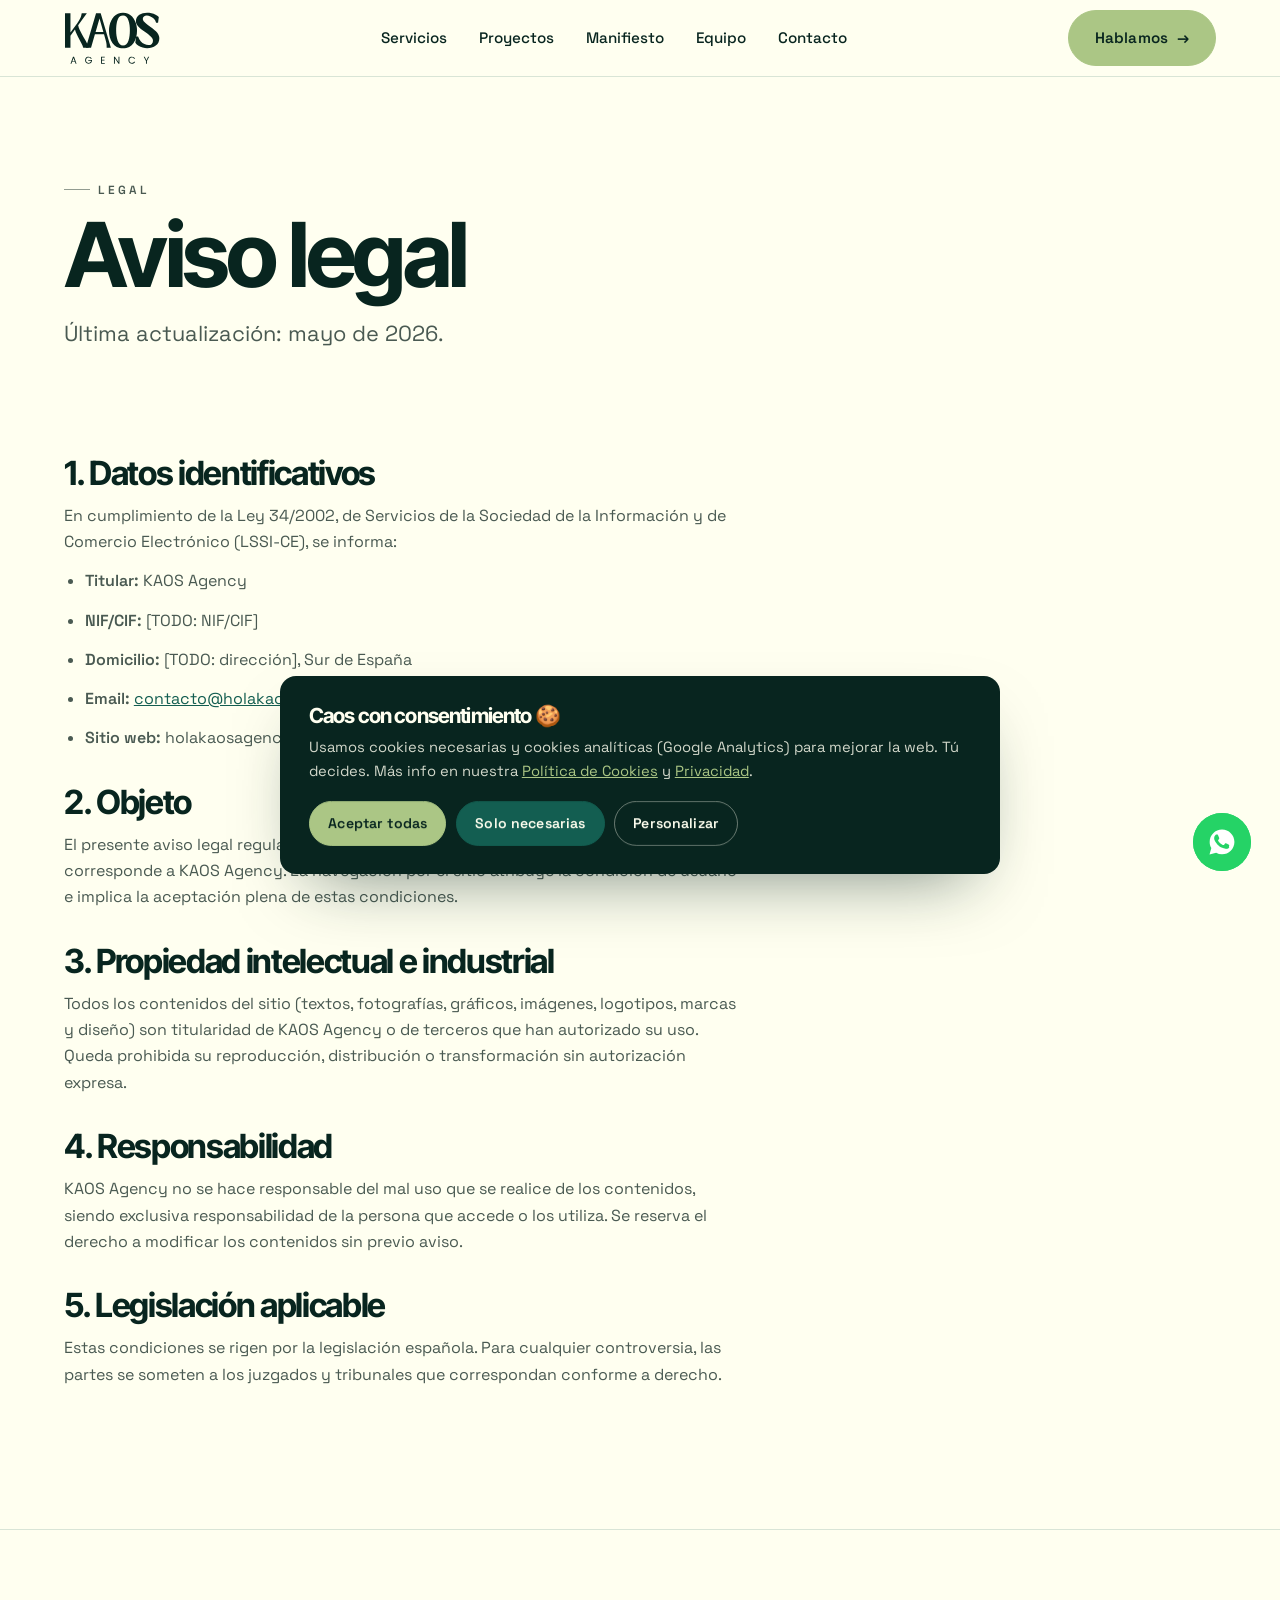
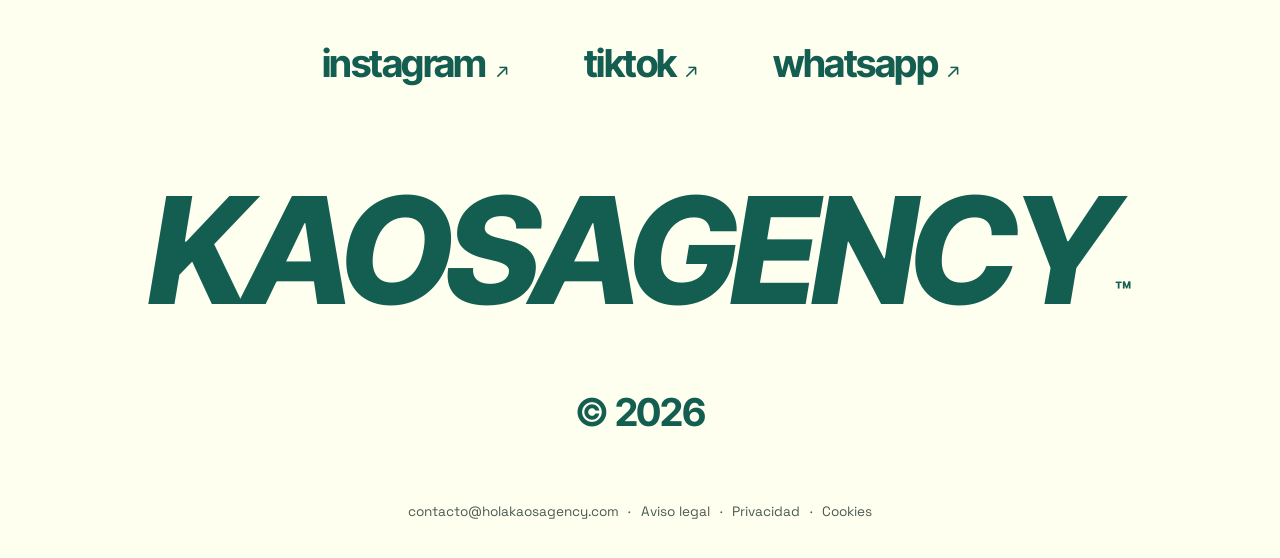
<file: kaos-web/aviso-legal.html>
<!DOCTYPE html>
<html lang="es">
<head>
<meta charset="UTF-8">
<meta name="viewport" content="width=device-width, initial-scale=1.0">
<title>Aviso legal | KAOS Agency</title>
<meta name="description" content="Aviso legal de KAOS Agency: titular, propiedad intelectual y condiciones de uso del sitio web conforme a la LSSI-CE.">
<meta name="robots" content="index, follow">
<link rel="canonical" href="https://holakaosagency.com/aviso-legal.html">
<meta name="theme-color" content="#135E51">
<link rel="icon" type="image/svg+xml" href="favicon.svg">
<link rel="apple-touch-icon" href="favicon.svg">
<link rel="preconnect" href="https://fonts.googleapis.com">
<link rel="preconnect" href="https://fonts.gstatic.com" crossorigin>
<link href="https://fonts.googleapis.com/css2?family=Inter+Tight:ital,wght@0,300..800;1,400..800&family=Space+Grotesk:wght@400;500;600;700&display=swap" rel="stylesheet">
<link rel="stylesheet" href="css/variables.css?v=20261012">
<link rel="stylesheet" href="css/main.css?v=20261012">
<link rel="stylesheet" href="css/components.css?v=20261012">
</head>
<body class="is-ready">
<div class="scroll-progress" data-progress></div>
<header class="nav nav--inner" data-nav>
  <div class="nav__inner">
    <a class="nav__logo" href="index.html" aria-label="KAOS Agency — Inicio">
      <svg class="logo" aria-hidden="true" focusable="false" xmlns="http://www.w3.org/2000/svg" viewBox="530 341 280 152">
<g fill="currentColor">
<path transform="translate(528.16 445.20)" d="M 20.671875 0 L 4.734375 0 L 4.734375 -100.28125 L 20.671875 -100.28125 L 20.671875 -44.09375 L 40.578125 -71.6875 C 44.160156 -76.601562 46.796875 -80.816406 48.484375 -84.328125 C 50.171875 -87.847656 51.34375 -90.890625 52 -93.453125 C 52.664062 -96.023438 53.179688 -98.300781 53.546875 -100.28125 L 68.5 -100.28125 L 43.109375 -65.53125 C 43.910156 -61.5 45.351562 -57.226562 47.4375 -52.71875 C 49.53125 -48.207031 51.894531 -43.585938 54.53125 -38.859375 C 57.175781 -34.140625 59.832031 -29.453125 62.5 -24.796875 C 65.175781 -20.140625 67.539062 -15.703125 69.59375 -11.484375 C 71.644531 -7.273438 73.078125 -3.445312 73.890625 0 L 57.953125 0 C 56.992188 -3.300781 55.414062 -7.148438 53.21875 -11.546875 C 51.019531 -15.941406 48.617188 -20.539062 46.015625 -25.34375 C 43.410156 -30.144531 40.988281 -34.925781 38.75 -39.6875 C 36.519531 -44.457031 34.890625 -48.894531 33.859375 -53 L 20.671875 -34.859375 Z M 20.671875 0"/>
<path transform="translate(590.72 445.20)" d="M 46.296875 -100.28125 L 75.984375 0 L 63.65625 0 L 63.65625 -4.390625 C 63.65625 -7.984375 63.328125 -11.351562 62.671875 -14.5 C 62.015625 -17.65625 61.28125 -20.628906 60.46875 -23.421875 L 55.96875 -39.03125 L 29.46875 -39.03125 L 18.140625 0 L 3.078125 0 L 32.765625 -100.28125 Z M 42.875 -85 L 31.453125 -45.84375 L 54.09375 -45.84375 Z M 42.875 -85"/>
<path transform="translate(657.35 445.20)" d="M 44.75 1.65625 C 37.789062 1.65625 31.742188 0.28125 26.609375 -2.46875 C 21.472656 -5.21875 17.21875 -8.992188 13.84375 -13.796875 C 10.476562 -18.597656 7.96875 -24.128906 6.3125 -30.390625 C 4.664062 -36.660156 3.84375 -43.28125 3.84375 -50.25 C 3.84375 -55.082031 4.375 -59.953125 5.4375 -64.859375 C 6.5 -69.773438 8.09375 -74.453125 10.21875 -78.890625 C 12.351562 -83.328125 15.050781 -87.285156 18.3125 -90.765625 C 21.570312 -94.242188 25.398438 -96.988281 29.796875 -99 C 34.191406 -101.019531 39.175781 -102.03125 44.75 -102.03125 C 50.320312 -102.03125 55.304688 -101.019531 59.703125 -99 C 64.097656 -96.988281 67.925781 -94.242188 71.1875 -90.765625 C 74.457031 -87.285156 77.15625 -83.328125 79.28125 -78.890625 C 81.40625 -74.453125 83 -69.773438 84.0625 -64.859375 C 85.125 -59.953125 85.65625 -55.082031 85.65625 -50.25 C 85.65625 -43.28125 84.828125 -36.660156 83.171875 -30.390625 C 81.523438 -24.128906 79.015625 -18.597656 75.640625 -13.796875 C 72.273438 -8.992188 68.023438 -5.21875 62.890625 -2.46875 C 57.765625 0.28125 51.71875 1.65625 44.75 1.65625 Z M 44.75 -6.375 C 48.632812 -6.375 51.878906 -7.65625 54.484375 -10.21875 C 57.085938 -12.789062 59.140625 -16.21875 60.640625 -20.5 C 62.140625 -24.789062 63.203125 -29.519531 63.828125 -34.6875 C 64.453125 -39.851562 64.765625 -45.039062 64.765625 -50.25 C 64.765625 -55.226562 64.453125 -60.285156 63.828125 -65.421875 C 63.203125 -70.554688 62.140625 -75.300781 60.640625 -79.65625 C 59.140625 -84.019531 57.085938 -87.519531 54.484375 -90.15625 C 51.878906 -92.800781 48.632812 -94.125 44.75 -94.125 C 41.375 -94.125 38.515625 -93.257812 36.171875 -91.53125 C 33.828125 -89.8125 31.898438 -87.445312 30.390625 -84.4375 C 28.890625 -81.4375 27.738281 -78.046875 26.9375 -74.265625 C 26.132812 -70.492188 25.566406 -66.535156 25.234375 -62.390625 C 24.898438 -58.253906 24.734375 -54.207031 24.734375 -50.25 C 24.734375 -45.039062 25.097656 -39.851562 25.828125 -34.6875 C 26.566406 -29.519531 27.722656 -24.789062 29.296875 -20.5 C 30.878906 -16.21875 32.929688 -12.789062 35.453125 -10.21875 C 37.984375 -7.65625 41.082031 -6.375 44.75 -6.375 Z M 44.75 -6.375"/>
<path transform="translate(734.20 445.20)" d="M 38.375 1.421875 C 34.050781 1.421875 29.6875 0.835938 25.28125 -0.328125 C 20.882812 -1.503906 16.835938 -3.28125 13.140625 -5.65625 C 9.441406 -8.039062 6.34375 -10.992188 3.84375 -14.515625 L 6.046875 -32.65625 L 11.875 -32.65625 C 13.632812 -27.445312 16.160156 -22.972656 19.453125 -19.234375 C 22.753906 -15.503906 26.398438 -12.628906 30.390625 -10.609375 C 34.390625 -8.597656 38.222656 -7.59375 41.890625 -7.59375 C 46.210938 -7.59375 49.53125 -8.742188 51.84375 -11.046875 C 54.15625 -13.359375 55.3125 -16.347656 55.3125 -20.015625 C 55.3125 -22.796875 54.410156 -25.488281 52.609375 -28.09375 C 50.816406 -30.695312 48.4375 -33.257812 45.46875 -35.78125 C 42.5 -38.3125 39.253906 -40.820312 35.734375 -43.3125 C 32.210938 -45.8125 28.675781 -48.359375 25.125 -50.953125 C 21.570312 -53.554688 18.3125 -56.234375 15.34375 -58.984375 C 12.375 -61.734375 9.988281 -64.609375 8.1875 -67.609375 C 6.394531 -70.617188 5.5 -73.8125 5.5 -77.1875 C 5.5 -81.4375 6.394531 -85.117188 8.1875 -88.234375 C 9.988281 -91.347656 12.410156 -93.910156 15.453125 -95.921875 C 18.492188 -97.941406 21.957031 -99.445312 25.84375 -100.4375 C 29.726562 -101.425781 33.796875 -101.921875 38.046875 -101.921875 C 42.367188 -101.921875 46.65625 -101.460938 50.90625 -100.546875 C 55.15625 -99.628906 59.148438 -98.273438 62.890625 -96.484375 C 66.628906 -94.691406 69.78125 -92.507812 72.34375 -89.9375 L 70.15625 -72.90625 L 64.4375 -72.90625 C 63.257812 -77.300781 61.148438 -81.054688 58.109375 -84.171875 C 55.066406 -87.285156 51.675781 -89.648438 47.9375 -91.265625 C 44.195312 -92.878906 40.644531 -93.6875 37.28125 -93.6875 C 33.976562 -93.6875 31.207031 -92.859375 28.96875 -91.203125 C 26.738281 -89.554688 25.625 -87.007812 25.625 -83.5625 C 25.625 -81.507812 26.484375 -79.398438 28.203125 -77.234375 C 29.921875 -75.078125 32.191406 -72.878906 35.015625 -70.640625 C 37.835938 -68.410156 40.9375 -66.082031 44.3125 -63.65625 C 47.6875 -61.238281 51.078125 -58.710938 54.484375 -56.078125 C 57.890625 -53.441406 61.039062 -50.65625 63.9375 -47.71875 C 66.832031 -44.789062 69.175781 -41.710938 70.96875 -38.484375 C 72.769531 -35.253906 73.742188 -31.804688 73.890625 -28.140625 C 74.035156 -23.378906 73.171875 -19.164062 71.296875 -15.5 C 69.429688 -11.832031 66.8125 -8.734375 63.4375 -6.203125 C 60.070312 -3.679688 56.222656 -1.78125 51.890625 -0.5 C 47.566406 0.78125 43.0625 1.421875 38.375 1.421875 Z M 38.375 1.421875"/>
<path transform="translate(547.98 491.70)" d="M 14.1875 -4.5 L 5.359375 -4.5 L 3.734375 0 L 0.953125 0 L 8.265625 -20.09375 L 11.3125 -20.09375 L 18.59375 0 L 15.8125 0 Z M 13.421875 -6.640625 L 9.765625 -16.84375 L 6.125 -6.640625 Z M 13.421875 -6.640625"/>
<path transform="translate(590.37 491.70)" d="M 17.546875 -14.359375 C 16.984375 -15.535156 16.171875 -16.445312 15.109375 -17.09375 C 14.046875 -17.738281 12.804688 -18.0625 11.390625 -18.0625 C 9.984375 -18.0625 8.710938 -17.738281 7.578125 -17.09375 C 6.453125 -16.445312 5.5625 -15.519531 4.90625 -14.3125 C 4.257812 -13.101562 3.9375 -11.707031 3.9375 -10.125 C 3.9375 -8.539062 4.257812 -7.144531 4.90625 -5.9375 C 5.5625 -4.738281 6.453125 -3.816406 7.578125 -3.171875 C 8.710938 -2.523438 9.984375 -2.203125 11.390625 -2.203125 C 13.367188 -2.203125 14.992188 -2.789062 16.265625 -3.96875 C 17.546875 -5.144531 18.289062 -6.742188 18.5 -8.765625 L 10.4375 -8.765625 L 10.4375 -10.90625 L 21.3125 -10.90625 L 21.3125 -8.875 C 21.15625 -7.207031 20.632812 -5.679688 19.75 -4.296875 C 18.863281 -2.921875 17.691406 -1.832031 16.234375 -1.03125 C 14.785156 -0.226562 13.171875 0.171875 11.390625 0.171875 C 9.515625 0.171875 7.800781 -0.265625 6.25 -1.140625 C 4.707031 -2.023438 3.488281 -3.25 2.59375 -4.8125 C 1.695312 -6.375 1.25 -8.144531 1.25 -10.125 C 1.25 -12.09375 1.695312 -13.863281 2.59375 -15.4375 C 3.488281 -17.019531 4.707031 -18.25 6.25 -19.125 C 7.800781 -20 9.515625 -20.4375 11.390625 -20.4375 C 13.535156 -20.4375 15.4375 -19.90625 17.09375 -18.84375 C 18.75 -17.78125 19.953125 -16.285156 20.703125 -14.359375 Z M 17.546875 -14.359375"/>
<path transform="translate(635.78 491.70)" d="M 4.875 -18.0625 L 4.875 -11.3125 L 12.234375 -11.3125 L 12.234375 -9.140625 L 4.875 -9.140625 L 4.875 -2.171875 L 13.109375 -2.171875 L 13.109375 0 L 2.234375 0 L 2.234375 -20.234375 L 13.109375 -20.234375 L 13.109375 -18.0625 Z M 4.875 -18.0625"/>
<path transform="translate(673.50 491.70)" d="M 18.125 0 L 15.484375 0 L 4.875 -16.09375 L 4.875 0 L 2.234375 0 L 2.234375 -20.234375 L 4.875 -20.234375 L 15.484375 -4.171875 L 15.484375 -20.234375 L 18.125 -20.234375 Z M 18.125 0"/>
<path transform="translate(716.73 491.70)" d="M 1.25 -10.125 C 1.25 -12.09375 1.691406 -13.863281 2.578125 -15.4375 C 3.472656 -17.019531 4.6875 -18.253906 6.21875 -19.140625 C 7.757812 -20.023438 9.46875 -20.46875 11.34375 -20.46875 C 13.539062 -20.46875 15.460938 -19.9375 17.109375 -18.875 C 18.753906 -17.8125 19.953125 -16.304688 20.703125 -14.359375 L 17.546875 -14.359375 C 16.984375 -15.578125 16.175781 -16.515625 15.125 -17.171875 C 14.070312 -17.828125 12.8125 -18.15625 11.34375 -18.15625 C 9.925781 -18.15625 8.65625 -17.828125 7.53125 -17.171875 C 6.414062 -16.515625 5.535156 -15.582031 4.890625 -14.375 C 4.253906 -13.164062 3.9375 -11.75 3.9375 -10.125 C 3.9375 -8.519531 4.253906 -7.113281 4.890625 -5.90625 C 5.535156 -4.695312 6.414062 -3.757812 7.53125 -3.09375 C 8.65625 -2.4375 9.925781 -2.109375 11.34375 -2.109375 C 12.8125 -2.109375 14.070312 -2.429688 15.125 -3.078125 C 16.175781 -3.734375 16.984375 -4.671875 17.546875 -5.890625 L 20.703125 -5.890625 C 19.953125 -3.953125 18.753906 -2.457031 17.109375 -1.40625 C 15.460938 -0.351562 13.539062 0.171875 11.34375 0.171875 C 9.46875 0.171875 7.757812 -0.265625 6.21875 -1.140625 C 4.6875 -2.023438 3.472656 -3.25 2.578125 -4.8125 C 1.691406 -6.375 1.25 -8.144531 1.25 -10.125 Z M 1.25 -10.125"/>
<path transform="translate(761.97 491.70)" d="M 16.390625 -20.21875 L 9.796875 -7.625 L 9.796875 0 L 7.15625 0 L 7.15625 -7.625 L 0.546875 -20.21875 L 3.484375 -20.21875 L 8.46875 -9.96875 L 13.453125 -20.21875 Z M 16.390625 -20.21875"/>
</g>
</svg>
    </a>
    <nav class="nav__links" aria-label="Navegación principal">
      <a href="servicios.html">Servicios</a>
      <a href="proyectos.html">Proyectos</a>
      <a href="manifiesto.html">Manifiesto</a>
      <a href="index.html#equipo">Equipo</a>
      <a href="contacto.html">Contacto</a>
    </nav>
    <div class="nav__actions">
      <a href="contacto.html" class="btn btn--accent" data-magnetic>Hablamos <span class="arrow">→</span></a>
      <button class="hamburger" data-burger aria-label="Abrir menú" aria-expanded="false"><span></span><span></span><span></span></button>
    </div>
  </div>
  <div class="nav__mobile" data-mobile>
    <a href="servicios.html"><span class="idx">01</span>Servicios</a>
    <a href="proyectos.html"><span class="idx">02</span>Proyectos</a>
    <a href="manifiesto.html"><span class="idx">03</span>Manifiesto</a>
    <a href="index.html#equipo"><span class="idx">04</span>Equipo</a>
    <a href="contacto.html"><span class="idx">05</span>Contacto</a>
    <div class="nav__mobile-foot">
      <a href="https://instagram.com/agency.kaos" target="_blank" rel="noopener">Instagram</a>
      <a href="https://tiktok.com/@agency.kaos" target="_blank" rel="noopener">TikTok</a>
      <a href="mailto:contacto@holakaosagency.com">Email</a>
    </div>
  </div>
</header>
<main>
  <section class="page-hero bg-cream">
    <div class="wrap"><p class="kicker">Legal</p><h1>Aviso legal</h1><p class="lead">Última actualización: mayo de 2026.</p></div>
  </section>
  <section class="section bg-cream" style="padding-top:0"><div class="wrap"><div class="legal">    <!-- TODO: completar con los datos fiscales reales del titular (razón social, NIF/CIF y domicilio) -->
    <h2>1. Datos identificativos</h2>
    <p>En cumplimiento de la Ley 34/2002, de Servicios de la Sociedad de la Información y de Comercio Electrónico (LSSI-CE), se informa:</p>
    <ul>
      <li><strong>Titular:</strong> KAOS Agency <!-- TODO: razón social completa --></li>
      <li><strong>NIF/CIF:</strong> [TODO: NIF/CIF]</li>
      <li><strong>Domicilio:</strong> [TODO: dirección], Sur de España</li>
      <li><strong>Email:</strong> <a href="mailto:contacto@holakaosagency.com">contacto@holakaosagency.com</a></li>
      <li><strong>Sitio web:</strong> holakaosagency.com</li>
    </ul>
    <h2>2. Objeto</h2>
    <p>El presente aviso legal regula el uso del sitio web holakaosagency.com, cuya titularidad corresponde a KAOS Agency. La navegación por el sitio atribuye la condición de usuario e implica la aceptación plena de estas condiciones.</p>
    <h2>3. Propiedad intelectual e industrial</h2>
    <p>Todos los contenidos del sitio (textos, fotografías, gráficos, imágenes, logotipos, marcas y diseño) son titularidad de KAOS Agency o de terceros que han autorizado su uso. Queda prohibida su reproducción, distribución o transformación sin autorización expresa.</p>
    <h2>4. Responsabilidad</h2>
    <p>KAOS Agency no se hace responsable del mal uso que se realice de los contenidos, siendo exclusiva responsabilidad de la persona que accede o los utiliza. Se reserva el derecho a modificar los contenidos sin previo aviso.</p>
    <h2>5. Legislación aplicable</h2>
    <p>Estas condiciones se rigen por la legislación española. Para cualquier controversia, las partes se someten a los juzgados y tribunales que correspondan conforme a derecho.</p>
  </div></div></section>
</main>
<footer class="closing">
  <div class="wrap">
    <nav class="closing__social" aria-label="Redes de KAOS Agency">
      <a href="https://instagram.com/agency.kaos" target="_blank" rel="noopener">instagram <span aria-hidden="true">↗</span></a>
      <a href="https://tiktok.com/@agency.kaos" target="_blank" rel="noopener">tiktok <span aria-hidden="true">↗</span></a>
      <!-- TODO: Reemplazar 34XXXXXXXXX con el número real de WhatsApp de KAOS -->
      <a href="https://wa.me/34XXXXXXXXX?text=Hola%2C%20me%20interesa%20saber%20m%C3%A1s%20sobre%20vuestros%20servicios" target="_blank" rel="noopener">whatsapp <span aria-hidden="true">↗</span></a>
    </nav>
    <p class="closing__word" aria-label="KAOS Agency">KAOSAGENCY<span class="closing__tm" aria-hidden="true">™</span></p>
    <p class="closing__copy">© <span data-year>2026</span></p>
    <p class="closing__legal">
      <a href="mailto:contacto@holakaosagency.com">contacto@holakaosagency.com</a>
      <span aria-hidden="true">·</span> <a href="aviso-legal.html">Aviso legal</a>
      <span aria-hidden="true">·</span> <a href="politica-privacidad.html">Privacidad</a>
      <span aria-hidden="true">·</span> <a href="politica-cookies.html">Cookies</a>
    </p>
  </div>
</footer>
<div class="wa-float">
  <span class="wa-float__tip">Escríbenos por WhatsApp</span>
  <a class="wa-float__btn" data-wa href="https://wa.me/34XXXXXXXXX?text=Hola%2C%20me%20interesa%20saber%20m%C3%A1s%20sobre%20vuestros%20servicios" target="_blank" rel="noopener" aria-label="Escríbenos por WhatsApp">
    <svg viewBox="0 0 24 24" fill="currentColor"><path d="M12.04 2c-5.46 0-9.9 4.44-9.9 9.9 0 1.75.46 3.45 1.32 4.95L2 22l5.3-1.38a9.9 9.9 0 0 0 4.73 1.2h.01c5.46 0 9.9-4.44 9.9-9.9S17.5 2 12.04 2zm5.8 14.13c-.24.68-1.4 1.3-1.94 1.34-.5.05-1.13.24-3.7-.78-3.1-1.22-5.07-4.37-5.22-4.57-.15-.2-1.25-1.66-1.25-3.17 0-1.5.79-2.24 1.07-2.55.28-.3.61-.38.81-.38.2 0 .4 0 .58.01.19.01.44-.07.68.52.24.6.83 2.07.9 2.22.07.15.12.32.02.52-.1.2-.15.32-.3.5-.15.18-.31.39-.44.52-.15.15-.3.31-.13.6.17.3.76 1.25 1.63 2.02 1.12 1 2.07 1.31 2.36 1.46.3.15.47.13.64-.08.17-.2.74-.86.94-1.16.2-.3.4-.25.67-.15.27.1 1.72.81 2.01.96.3.15.5.22.57.34.07.13.07.72-.17 1.4z"/></svg>
  </a>
</div>
<button class="to-top" data-totop aria-label="Volver arriba"><svg viewBox="0 0 24 24" width="20" height="20" fill="none" stroke="currentColor" stroke-width="2"><path d="M12 19V5M5 12l7-7 7 7"/></svg></button>
<aside class="cookie" data-cookie-banner role="dialog" aria-label="Aviso de cookies" aria-live="polite">
  <h3>Caos con consentimiento 🍪</h3>
  <p>Usamos cookies necesarias y cookies analíticas (Google Analytics) para mejorar la web. Tú decides. Más info en nuestra <a href="politica-cookies.html">Política de Cookies</a> y <a href="politica-privacidad.html">Privacidad</a>.</p>
  <div class="cookie__prefs" data-cookie-prefs>
    <div class="cookie__pref"><span>Necesarias<small>Imprescindibles. Siempre activas.</small></span><label class="switch"><input type="checkbox" checked disabled><span class="track"></span></label></div>
    <div class="cookie__pref"><span>Analíticas<small>Google Analytics 4 (anónimo).</small></span><label class="switch"><input type="checkbox" id="cookie-analytics"><span class="track"></span></label></div>
  </div>
  <div class="cookie__actions">
    <button class="btn btn--accent" data-cookie="accept">Aceptar todas</button>
    <button class="btn btn--solid" data-cookie="necessary">Solo necesarias</button>
    <button class="btn btn--ghost" style="--btn-fg:var(--cream);border-color:rgba(255,255,240,.4)" data-cookie="customize">Personalizar</button>
    <button class="btn btn--ghost" style="--btn-fg:var(--cream);border-color:rgba(255,255,240,.4);display:none" data-cookie="save">Guardar elección</button>
  </div>
</aside>
<script defer src="js/analytics.js?v=20261012"></script>
<script defer src="js/cookies.js?v=20261012"></script>
<script defer src="js/main.js?v=20261012"></script>
</body>
</html>
</file>
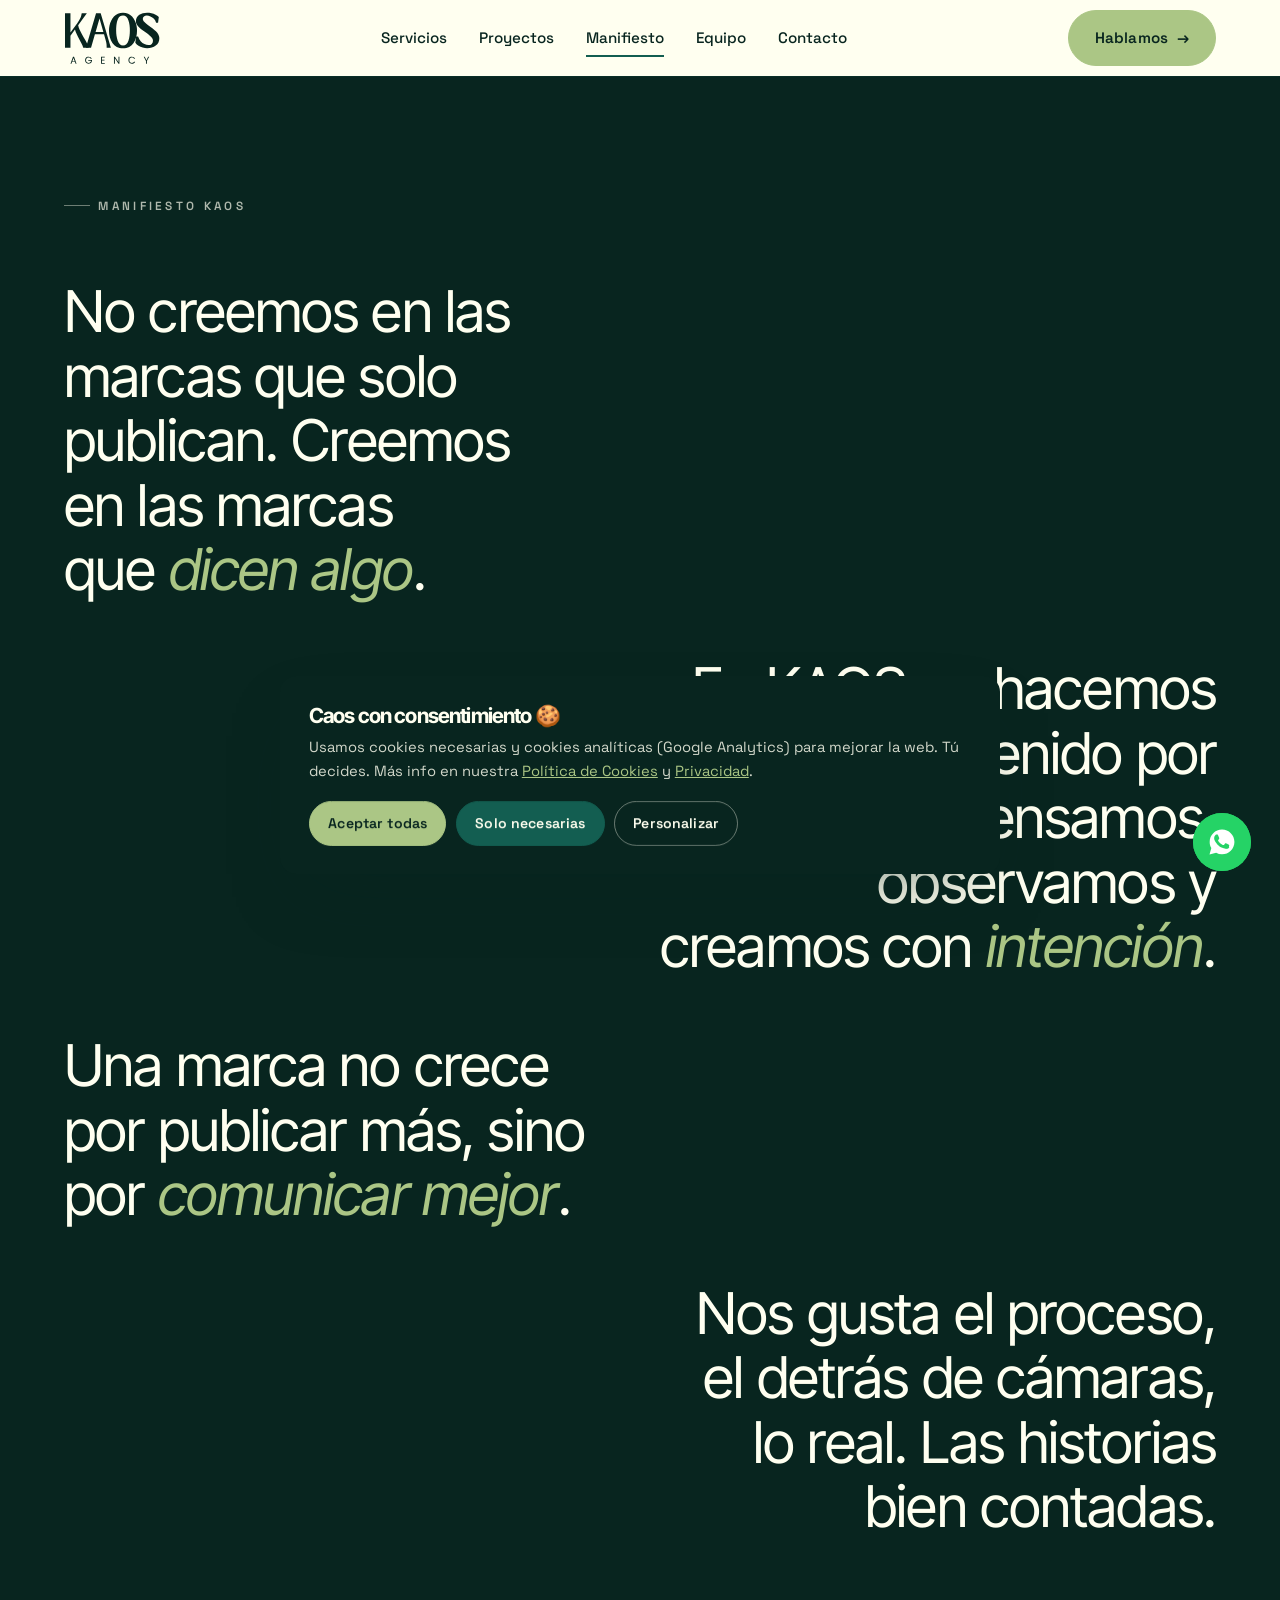
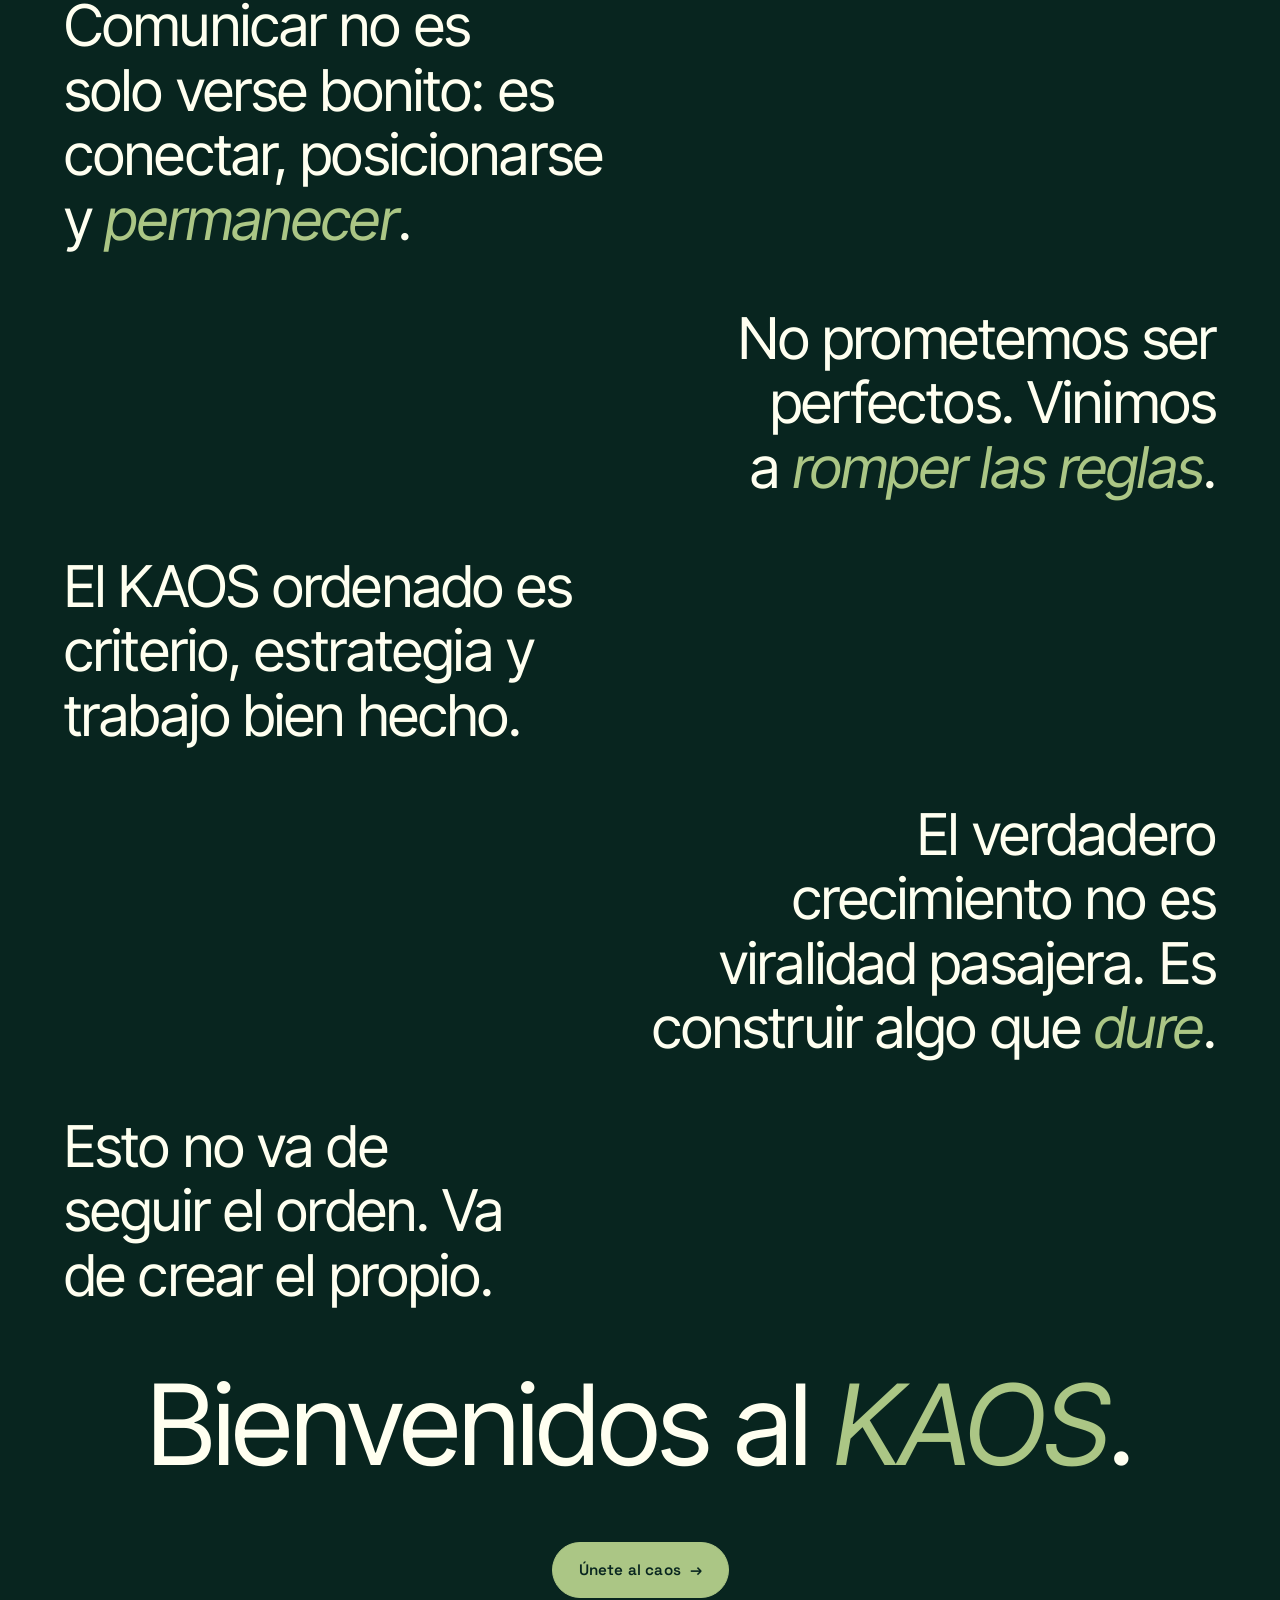
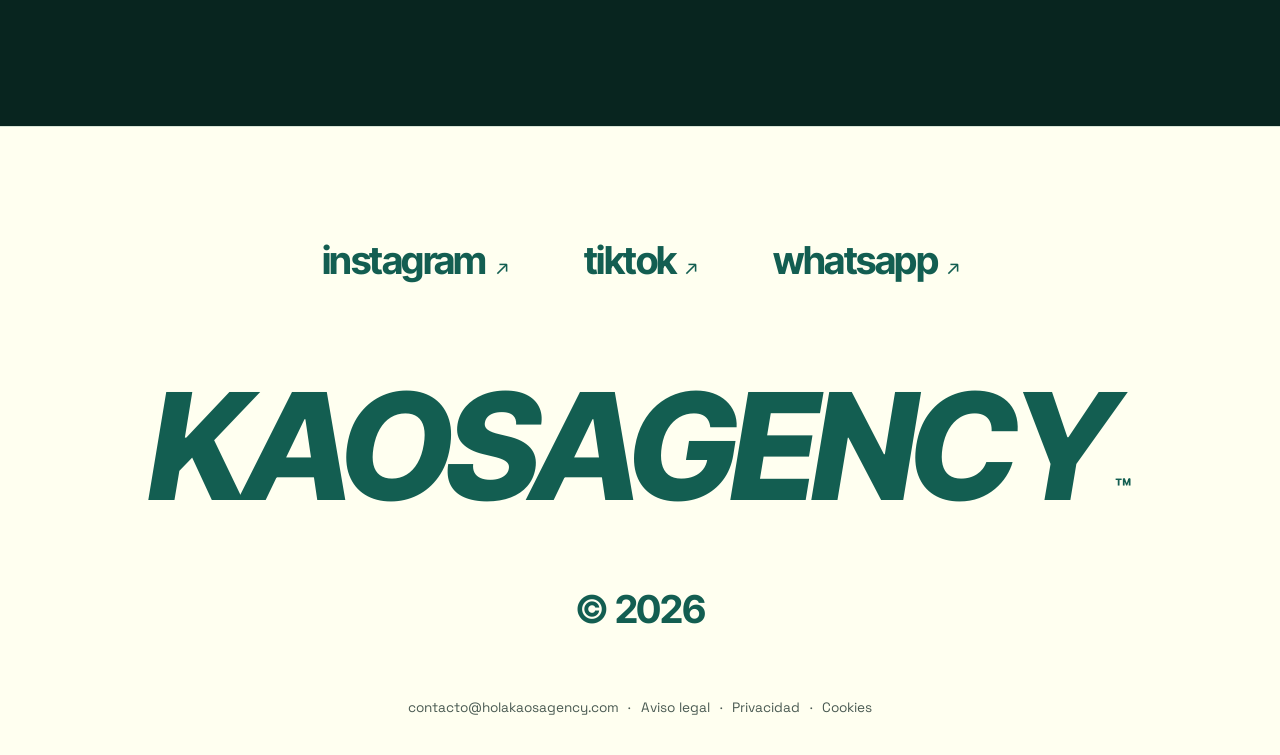
<file: kaos-web/manifiesto.html>
<!DOCTYPE html>
<html lang="es">
<head>
<meta charset="UTF-8">
<meta name="viewport" content="width=device-width, initial-scale=1.0">
<title>Manifiesto — Fieles al caos creativo | KAOS Agency</title>
<meta name="description" content="El manifiesto de KAOS Agency: no hacemos contenido por hacer, hacemos marcas que dicen algo. Criterio, estrategia y caos ordenado. Bienvenidos al KAOS.">
<meta name="robots" content="index, follow">
<link rel="canonical" href="https://holakaosagency.com/manifiesto.html">
<meta name="theme-color" content="#135E51">
<meta property="og:type" content="website">
<meta property="og:title" content="Manifiesto | KAOS Agency">
<meta property="og:description" content="No hacemos contenido por hacer. Hacemos marcas que dicen algo. Bienvenidos al KAOS.">
<meta property="og:url" content="https://holakaosagency.com/manifiesto.html">
<meta property="og:image" content="https://holakaosagency.com/assets/img/brand/kaos-lifestyle.webp">
<meta name="twitter:card" content="summary_large_image">
<meta name="twitter:title" content="Manifiesto | KAOS Agency">
<meta name="twitter:description" content="No hacemos contenido por hacer. Hacemos marcas que dicen algo.">
<meta name="twitter:image" content="https://holakaosagency.com/assets/img/brand/kaos-lifestyle.webp">
<link rel="icon" type="image/svg+xml" href="favicon.svg">
<link rel="apple-touch-icon" href="favicon.svg">
<link rel="preconnect" href="https://fonts.googleapis.com">
<link rel="preconnect" href="https://fonts.gstatic.com" crossorigin>
<link href="https://fonts.googleapis.com/css2?family=Inter+Tight:ital,wght@0,300..800;1,400..800&family=Space+Grotesk:wght@400;500;600;700&display=swap" rel="stylesheet">
<link rel="stylesheet" href="css/variables.css?v=20261012">
<link rel="stylesheet" href="css/main.css?v=20261012">
<link rel="stylesheet" href="css/components.css?v=20261012">
<style>
  .manif { padding-block: calc(var(--nav-h) + clamp(4rem,9vw,7rem)) var(--space-section); }
  .manif__line { font-family: var(--font-display); font-size: clamp(1.8rem, 4.6vw, 3.6rem); line-height: 1.12; letter-spacing: -0.015em; max-width: 18ch; margin: 0 0 clamp(2rem,5vw,3.4rem); text-wrap: balance; }
  .manif__line.right { margin-left: auto; text-align: right; }
  .manif__line .il { font-style: italic; color: var(--sage); }
  .manif__final { font-size: clamp(2.6rem, 9vw, 7rem); text-align: center; max-width: none; }
</style>
</head>
<body class="is-ready">

<div class="scroll-progress" data-progress></div>

<header class="nav nav--inner" data-nav>
  <div class="nav__inner">
    <a class="nav__logo" href="index.html" aria-label="KAOS Agency — Inicio">
      <svg class="logo" aria-hidden="true" focusable="false" xmlns="http://www.w3.org/2000/svg" viewBox="530 341 280 152">
<g fill="currentColor">
<path transform="translate(528.16 445.20)" d="M 20.671875 0 L 4.734375 0 L 4.734375 -100.28125 L 20.671875 -100.28125 L 20.671875 -44.09375 L 40.578125 -71.6875 C 44.160156 -76.601562 46.796875 -80.816406 48.484375 -84.328125 C 50.171875 -87.847656 51.34375 -90.890625 52 -93.453125 C 52.664062 -96.023438 53.179688 -98.300781 53.546875 -100.28125 L 68.5 -100.28125 L 43.109375 -65.53125 C 43.910156 -61.5 45.351562 -57.226562 47.4375 -52.71875 C 49.53125 -48.207031 51.894531 -43.585938 54.53125 -38.859375 C 57.175781 -34.140625 59.832031 -29.453125 62.5 -24.796875 C 65.175781 -20.140625 67.539062 -15.703125 69.59375 -11.484375 C 71.644531 -7.273438 73.078125 -3.445312 73.890625 0 L 57.953125 0 C 56.992188 -3.300781 55.414062 -7.148438 53.21875 -11.546875 C 51.019531 -15.941406 48.617188 -20.539062 46.015625 -25.34375 C 43.410156 -30.144531 40.988281 -34.925781 38.75 -39.6875 C 36.519531 -44.457031 34.890625 -48.894531 33.859375 -53 L 20.671875 -34.859375 Z M 20.671875 0"/>
<path transform="translate(590.72 445.20)" d="M 46.296875 -100.28125 L 75.984375 0 L 63.65625 0 L 63.65625 -4.390625 C 63.65625 -7.984375 63.328125 -11.351562 62.671875 -14.5 C 62.015625 -17.65625 61.28125 -20.628906 60.46875 -23.421875 L 55.96875 -39.03125 L 29.46875 -39.03125 L 18.140625 0 L 3.078125 0 L 32.765625 -100.28125 Z M 42.875 -85 L 31.453125 -45.84375 L 54.09375 -45.84375 Z M 42.875 -85"/>
<path transform="translate(657.35 445.20)" d="M 44.75 1.65625 C 37.789062 1.65625 31.742188 0.28125 26.609375 -2.46875 C 21.472656 -5.21875 17.21875 -8.992188 13.84375 -13.796875 C 10.476562 -18.597656 7.96875 -24.128906 6.3125 -30.390625 C 4.664062 -36.660156 3.84375 -43.28125 3.84375 -50.25 C 3.84375 -55.082031 4.375 -59.953125 5.4375 -64.859375 C 6.5 -69.773438 8.09375 -74.453125 10.21875 -78.890625 C 12.351562 -83.328125 15.050781 -87.285156 18.3125 -90.765625 C 21.570312 -94.242188 25.398438 -96.988281 29.796875 -99 C 34.191406 -101.019531 39.175781 -102.03125 44.75 -102.03125 C 50.320312 -102.03125 55.304688 -101.019531 59.703125 -99 C 64.097656 -96.988281 67.925781 -94.242188 71.1875 -90.765625 C 74.457031 -87.285156 77.15625 -83.328125 79.28125 -78.890625 C 81.40625 -74.453125 83 -69.773438 84.0625 -64.859375 C 85.125 -59.953125 85.65625 -55.082031 85.65625 -50.25 C 85.65625 -43.28125 84.828125 -36.660156 83.171875 -30.390625 C 81.523438 -24.128906 79.015625 -18.597656 75.640625 -13.796875 C 72.273438 -8.992188 68.023438 -5.21875 62.890625 -2.46875 C 57.765625 0.28125 51.71875 1.65625 44.75 1.65625 Z M 44.75 -6.375 C 48.632812 -6.375 51.878906 -7.65625 54.484375 -10.21875 C 57.085938 -12.789062 59.140625 -16.21875 60.640625 -20.5 C 62.140625 -24.789062 63.203125 -29.519531 63.828125 -34.6875 C 64.453125 -39.851562 64.765625 -45.039062 64.765625 -50.25 C 64.765625 -55.226562 64.453125 -60.285156 63.828125 -65.421875 C 63.203125 -70.554688 62.140625 -75.300781 60.640625 -79.65625 C 59.140625 -84.019531 57.085938 -87.519531 54.484375 -90.15625 C 51.878906 -92.800781 48.632812 -94.125 44.75 -94.125 C 41.375 -94.125 38.515625 -93.257812 36.171875 -91.53125 C 33.828125 -89.8125 31.898438 -87.445312 30.390625 -84.4375 C 28.890625 -81.4375 27.738281 -78.046875 26.9375 -74.265625 C 26.132812 -70.492188 25.566406 -66.535156 25.234375 -62.390625 C 24.898438 -58.253906 24.734375 -54.207031 24.734375 -50.25 C 24.734375 -45.039062 25.097656 -39.851562 25.828125 -34.6875 C 26.566406 -29.519531 27.722656 -24.789062 29.296875 -20.5 C 30.878906 -16.21875 32.929688 -12.789062 35.453125 -10.21875 C 37.984375 -7.65625 41.082031 -6.375 44.75 -6.375 Z M 44.75 -6.375"/>
<path transform="translate(734.20 445.20)" d="M 38.375 1.421875 C 34.050781 1.421875 29.6875 0.835938 25.28125 -0.328125 C 20.882812 -1.503906 16.835938 -3.28125 13.140625 -5.65625 C 9.441406 -8.039062 6.34375 -10.992188 3.84375 -14.515625 L 6.046875 -32.65625 L 11.875 -32.65625 C 13.632812 -27.445312 16.160156 -22.972656 19.453125 -19.234375 C 22.753906 -15.503906 26.398438 -12.628906 30.390625 -10.609375 C 34.390625 -8.597656 38.222656 -7.59375 41.890625 -7.59375 C 46.210938 -7.59375 49.53125 -8.742188 51.84375 -11.046875 C 54.15625 -13.359375 55.3125 -16.347656 55.3125 -20.015625 C 55.3125 -22.796875 54.410156 -25.488281 52.609375 -28.09375 C 50.816406 -30.695312 48.4375 -33.257812 45.46875 -35.78125 C 42.5 -38.3125 39.253906 -40.820312 35.734375 -43.3125 C 32.210938 -45.8125 28.675781 -48.359375 25.125 -50.953125 C 21.570312 -53.554688 18.3125 -56.234375 15.34375 -58.984375 C 12.375 -61.734375 9.988281 -64.609375 8.1875 -67.609375 C 6.394531 -70.617188 5.5 -73.8125 5.5 -77.1875 C 5.5 -81.4375 6.394531 -85.117188 8.1875 -88.234375 C 9.988281 -91.347656 12.410156 -93.910156 15.453125 -95.921875 C 18.492188 -97.941406 21.957031 -99.445312 25.84375 -100.4375 C 29.726562 -101.425781 33.796875 -101.921875 38.046875 -101.921875 C 42.367188 -101.921875 46.65625 -101.460938 50.90625 -100.546875 C 55.15625 -99.628906 59.148438 -98.273438 62.890625 -96.484375 C 66.628906 -94.691406 69.78125 -92.507812 72.34375 -89.9375 L 70.15625 -72.90625 L 64.4375 -72.90625 C 63.257812 -77.300781 61.148438 -81.054688 58.109375 -84.171875 C 55.066406 -87.285156 51.675781 -89.648438 47.9375 -91.265625 C 44.195312 -92.878906 40.644531 -93.6875 37.28125 -93.6875 C 33.976562 -93.6875 31.207031 -92.859375 28.96875 -91.203125 C 26.738281 -89.554688 25.625 -87.007812 25.625 -83.5625 C 25.625 -81.507812 26.484375 -79.398438 28.203125 -77.234375 C 29.921875 -75.078125 32.191406 -72.878906 35.015625 -70.640625 C 37.835938 -68.410156 40.9375 -66.082031 44.3125 -63.65625 C 47.6875 -61.238281 51.078125 -58.710938 54.484375 -56.078125 C 57.890625 -53.441406 61.039062 -50.65625 63.9375 -47.71875 C 66.832031 -44.789062 69.175781 -41.710938 70.96875 -38.484375 C 72.769531 -35.253906 73.742188 -31.804688 73.890625 -28.140625 C 74.035156 -23.378906 73.171875 -19.164062 71.296875 -15.5 C 69.429688 -11.832031 66.8125 -8.734375 63.4375 -6.203125 C 60.070312 -3.679688 56.222656 -1.78125 51.890625 -0.5 C 47.566406 0.78125 43.0625 1.421875 38.375 1.421875 Z M 38.375 1.421875"/>
<path transform="translate(547.98 491.70)" d="M 14.1875 -4.5 L 5.359375 -4.5 L 3.734375 0 L 0.953125 0 L 8.265625 -20.09375 L 11.3125 -20.09375 L 18.59375 0 L 15.8125 0 Z M 13.421875 -6.640625 L 9.765625 -16.84375 L 6.125 -6.640625 Z M 13.421875 -6.640625"/>
<path transform="translate(590.37 491.70)" d="M 17.546875 -14.359375 C 16.984375 -15.535156 16.171875 -16.445312 15.109375 -17.09375 C 14.046875 -17.738281 12.804688 -18.0625 11.390625 -18.0625 C 9.984375 -18.0625 8.710938 -17.738281 7.578125 -17.09375 C 6.453125 -16.445312 5.5625 -15.519531 4.90625 -14.3125 C 4.257812 -13.101562 3.9375 -11.707031 3.9375 -10.125 C 3.9375 -8.539062 4.257812 -7.144531 4.90625 -5.9375 C 5.5625 -4.738281 6.453125 -3.816406 7.578125 -3.171875 C 8.710938 -2.523438 9.984375 -2.203125 11.390625 -2.203125 C 13.367188 -2.203125 14.992188 -2.789062 16.265625 -3.96875 C 17.546875 -5.144531 18.289062 -6.742188 18.5 -8.765625 L 10.4375 -8.765625 L 10.4375 -10.90625 L 21.3125 -10.90625 L 21.3125 -8.875 C 21.15625 -7.207031 20.632812 -5.679688 19.75 -4.296875 C 18.863281 -2.921875 17.691406 -1.832031 16.234375 -1.03125 C 14.785156 -0.226562 13.171875 0.171875 11.390625 0.171875 C 9.515625 0.171875 7.800781 -0.265625 6.25 -1.140625 C 4.707031 -2.023438 3.488281 -3.25 2.59375 -4.8125 C 1.695312 -6.375 1.25 -8.144531 1.25 -10.125 C 1.25 -12.09375 1.695312 -13.863281 2.59375 -15.4375 C 3.488281 -17.019531 4.707031 -18.25 6.25 -19.125 C 7.800781 -20 9.515625 -20.4375 11.390625 -20.4375 C 13.535156 -20.4375 15.4375 -19.90625 17.09375 -18.84375 C 18.75 -17.78125 19.953125 -16.285156 20.703125 -14.359375 Z M 17.546875 -14.359375"/>
<path transform="translate(635.78 491.70)" d="M 4.875 -18.0625 L 4.875 -11.3125 L 12.234375 -11.3125 L 12.234375 -9.140625 L 4.875 -9.140625 L 4.875 -2.171875 L 13.109375 -2.171875 L 13.109375 0 L 2.234375 0 L 2.234375 -20.234375 L 13.109375 -20.234375 L 13.109375 -18.0625 Z M 4.875 -18.0625"/>
<path transform="translate(673.50 491.70)" d="M 18.125 0 L 15.484375 0 L 4.875 -16.09375 L 4.875 0 L 2.234375 0 L 2.234375 -20.234375 L 4.875 -20.234375 L 15.484375 -4.171875 L 15.484375 -20.234375 L 18.125 -20.234375 Z M 18.125 0"/>
<path transform="translate(716.73 491.70)" d="M 1.25 -10.125 C 1.25 -12.09375 1.691406 -13.863281 2.578125 -15.4375 C 3.472656 -17.019531 4.6875 -18.253906 6.21875 -19.140625 C 7.757812 -20.023438 9.46875 -20.46875 11.34375 -20.46875 C 13.539062 -20.46875 15.460938 -19.9375 17.109375 -18.875 C 18.753906 -17.8125 19.953125 -16.304688 20.703125 -14.359375 L 17.546875 -14.359375 C 16.984375 -15.578125 16.175781 -16.515625 15.125 -17.171875 C 14.070312 -17.828125 12.8125 -18.15625 11.34375 -18.15625 C 9.925781 -18.15625 8.65625 -17.828125 7.53125 -17.171875 C 6.414062 -16.515625 5.535156 -15.582031 4.890625 -14.375 C 4.253906 -13.164062 3.9375 -11.75 3.9375 -10.125 C 3.9375 -8.519531 4.253906 -7.113281 4.890625 -5.90625 C 5.535156 -4.695312 6.414062 -3.757812 7.53125 -3.09375 C 8.65625 -2.4375 9.925781 -2.109375 11.34375 -2.109375 C 12.8125 -2.109375 14.070312 -2.429688 15.125 -3.078125 C 16.175781 -3.734375 16.984375 -4.671875 17.546875 -5.890625 L 20.703125 -5.890625 C 19.953125 -3.953125 18.753906 -2.457031 17.109375 -1.40625 C 15.460938 -0.351562 13.539062 0.171875 11.34375 0.171875 C 9.46875 0.171875 7.757812 -0.265625 6.21875 -1.140625 C 4.6875 -2.023438 3.472656 -3.25 2.578125 -4.8125 C 1.691406 -6.375 1.25 -8.144531 1.25 -10.125 Z M 1.25 -10.125"/>
<path transform="translate(761.97 491.70)" d="M 16.390625 -20.21875 L 9.796875 -7.625 L 9.796875 0 L 7.15625 0 L 7.15625 -7.625 L 0.546875 -20.21875 L 3.484375 -20.21875 L 8.46875 -9.96875 L 13.453125 -20.21875 Z M 16.390625 -20.21875"/>
</g>
</svg>
    </a>
    <nav class="nav__links" aria-label="Navegación principal">
      <a href="servicios.html">Servicios</a>
      <a href="proyectos.html">Proyectos</a>
      <a href="manifiesto.html" class="is-active">Manifiesto</a>
      <a href="index.html#equipo">Equipo</a>
      <a href="contacto.html">Contacto</a>
    </nav>
    <div class="nav__actions">
      <a href="contacto.html" class="btn btn--accent" data-magnetic>Hablamos <span class="arrow">→</span></a>
      <button class="hamburger" data-burger aria-label="Abrir menú" aria-expanded="false"><span></span><span></span><span></span></button>
    </div>
  </div>
  <div class="nav__mobile" data-mobile>
    <a href="servicios.html"><span class="idx">01</span>Servicios</a>
    <a href="proyectos.html"><span class="idx">02</span>Proyectos</a>
    <a href="manifiesto.html"><span class="idx">03</span>Manifiesto</a>
    <a href="index.html#equipo"><span class="idx">04</span>Equipo</a>
    <a href="contacto.html"><span class="idx">05</span>Contacto</a>
    <div class="nav__mobile-foot">
      <a href="https://instagram.com/agency.kaos" target="_blank" rel="noopener">Instagram</a>
      <a href="https://tiktok.com/@agency.kaos" target="_blank" rel="noopener">TikTok</a>
      <a href="mailto:contacto@holakaosagency.com">Email</a>
    </div>
  </div>
</header>

<main class="theme-night" style="background:var(--bg);color:var(--text)">
  <section class="wrap manif">
    <p class="kicker" style="margin-bottom:clamp(2.5rem,6vw,4rem)">Manifiesto KAOS</p>

    <p class="manif__line">No creemos en las marcas que solo publican. Creemos en las marcas que <span class="il">dicen algo</span>.</p>
    <p class="manif__line right">En KAOS no hacemos contenido por hacer. Pensamos, observamos y creamos con <span class="il">intención</span>.</p>
    <p class="manif__line">Una marca no crece por publicar más, sino por <span class="il">comunicar mejor</span>.</p>
    <p class="manif__line right">Nos gusta el proceso, el detrás de cámaras, lo real. Las historias bien contadas.</p>
    <p class="manif__line">Comunicar no es solo verse bonito: es conectar, posicionarse y <span class="il">permanecer</span>.</p>
    <p class="manif__line right">No prometemos ser perfectos. Vinimos a <span class="il">romper las reglas</span>.</p>
    <p class="manif__line">El KAOS ordenado es criterio, estrategia y trabajo bien hecho.</p>
    <p class="manif__line right">El verdadero crecimiento no es viralidad pasajera. Es construir algo que <span class="il">dure</span>.</p>
    <p class="manif__line">Esto no va de seguir el orden. Va de crear el propio.</p>

    <p class="manif__line manif__final">Bienvenidos al <span class="il">KAOS</span>.</p>

    <div class="center mt-3"><a href="contacto.html" class="btn btn--accent" data-magnetic>Únete al caos <span class="arrow">→</span></a></div>
  </section>
</main>

<footer class="closing">
  <div class="wrap">
    <nav class="closing__social" aria-label="Redes de KAOS Agency">
      <a href="https://instagram.com/agency.kaos" target="_blank" rel="noopener">instagram <span aria-hidden="true">↗</span></a>
      <a href="https://tiktok.com/@agency.kaos" target="_blank" rel="noopener">tiktok <span aria-hidden="true">↗</span></a>
      <!-- TODO: Reemplazar 34XXXXXXXXX con el número real de WhatsApp de KAOS -->
      <a href="https://wa.me/34XXXXXXXXX?text=Hola%2C%20me%20interesa%20saber%20m%C3%A1s%20sobre%20vuestros%20servicios" target="_blank" rel="noopener">whatsapp <span aria-hidden="true">↗</span></a>
    </nav>
    <p class="closing__word" aria-label="KAOS Agency">KAOSAGENCY<span class="closing__tm" aria-hidden="true">™</span></p>
    <p class="closing__copy">© <span data-year>2026</span></p>
    <p class="closing__legal">
      <a href="mailto:contacto@holakaosagency.com">contacto@holakaosagency.com</a>
      <span aria-hidden="true">·</span> <a href="aviso-legal.html">Aviso legal</a>
      <span aria-hidden="true">·</span> <a href="politica-privacidad.html">Privacidad</a>
      <span aria-hidden="true">·</span> <a href="politica-cookies.html">Cookies</a>
    </p>
  </div>
</footer>

<!-- TODO: Reemplazar 34XXXXXXXXX con el número real de WhatsApp de KAOS -->
<div class="wa-float">
  <span class="wa-float__tip">Escríbenos por WhatsApp</span>
  <a class="wa-float__btn" data-wa href="https://wa.me/34XXXXXXXXX?text=Hola%2C%20me%20interesa%20saber%20m%C3%A1s%20sobre%20vuestros%20servicios" target="_blank" rel="noopener" aria-label="Escríbenos por WhatsApp">
    <svg viewBox="0 0 24 24" fill="currentColor"><path d="M12.04 2c-5.46 0-9.9 4.44-9.9 9.9 0 1.75.46 3.45 1.32 4.95L2 22l5.3-1.38a9.9 9.9 0 0 0 4.73 1.2h.01c5.46 0 9.9-4.44 9.9-9.9S17.5 2 12.04 2zm5.8 14.13c-.24.68-1.4 1.3-1.94 1.34-.5.05-1.13.24-3.7-.78-3.1-1.22-5.07-4.37-5.22-4.57-.15-.2-1.25-1.66-1.25-3.17 0-1.5.79-2.24 1.07-2.55.28-.3.61-.38.81-.38.2 0 .4 0 .58.01.19.01.44-.07.68.52.24.6.83 2.07.9 2.22.07.15.12.32.02.52-.1.2-.15.32-.3.5-.15.18-.31.39-.44.52-.15.15-.3.31-.13.6.17.3.76 1.25 1.63 2.02 1.12 1 2.07 1.31 2.36 1.46.3.15.47.13.64-.08.17-.2.74-.86.94-1.16.2-.3.4-.25.67-.15.27.1 1.72.81 2.01.96.3.15.5.22.57.34.07.13.07.72-.17 1.4z"/></svg>
  </a>
</div>
<button class="to-top" data-totop aria-label="Volver arriba"><svg viewBox="0 0 24 24" width="20" height="20" fill="none" stroke="currentColor" stroke-width="2"><path d="M12 19V5M5 12l7-7 7 7"/></svg></button>

<aside class="cookie" data-cookie-banner role="dialog" aria-label="Aviso de cookies" aria-live="polite">
  <h3>Caos con consentimiento 🍪</h3>
  <p>Usamos cookies necesarias y cookies analíticas (Google Analytics) para mejorar la web. Tú decides. Más info en nuestra <a href="politica-cookies.html">Política de Cookies</a> y <a href="politica-privacidad.html">Privacidad</a>.</p>
  <div class="cookie__prefs" data-cookie-prefs>
    <div class="cookie__pref"><span>Necesarias<small>Imprescindibles. Siempre activas.</small></span><label class="switch"><input type="checkbox" checked disabled><span class="track"></span></label></div>
    <div class="cookie__pref"><span>Analíticas<small>Google Analytics 4 (anónimo).</small></span><label class="switch"><input type="checkbox" id="cookie-analytics"><span class="track"></span></label></div>
  </div>
  <div class="cookie__actions">
    <button class="btn btn--accent" data-cookie="accept">Aceptar todas</button>
    <button class="btn btn--solid" data-cookie="necessary">Solo necesarias</button>
    <button class="btn btn--ghost" style="--btn-fg:var(--cream);border-color:rgba(255,255,240,.4)" data-cookie="customize">Personalizar</button>
    <button class="btn btn--ghost" style="--btn-fg:var(--cream);border-color:rgba(255,255,240,.4);display:none" data-cookie="save">Guardar elección</button>
  </div>
</aside>

<script defer src="js/analytics.js?v=20261012"></script>
<script defer src="js/cookies.js?v=20261012"></script>
<script defer src="js/main.js?v=20261012"></script>
</body>
</html>
</file>
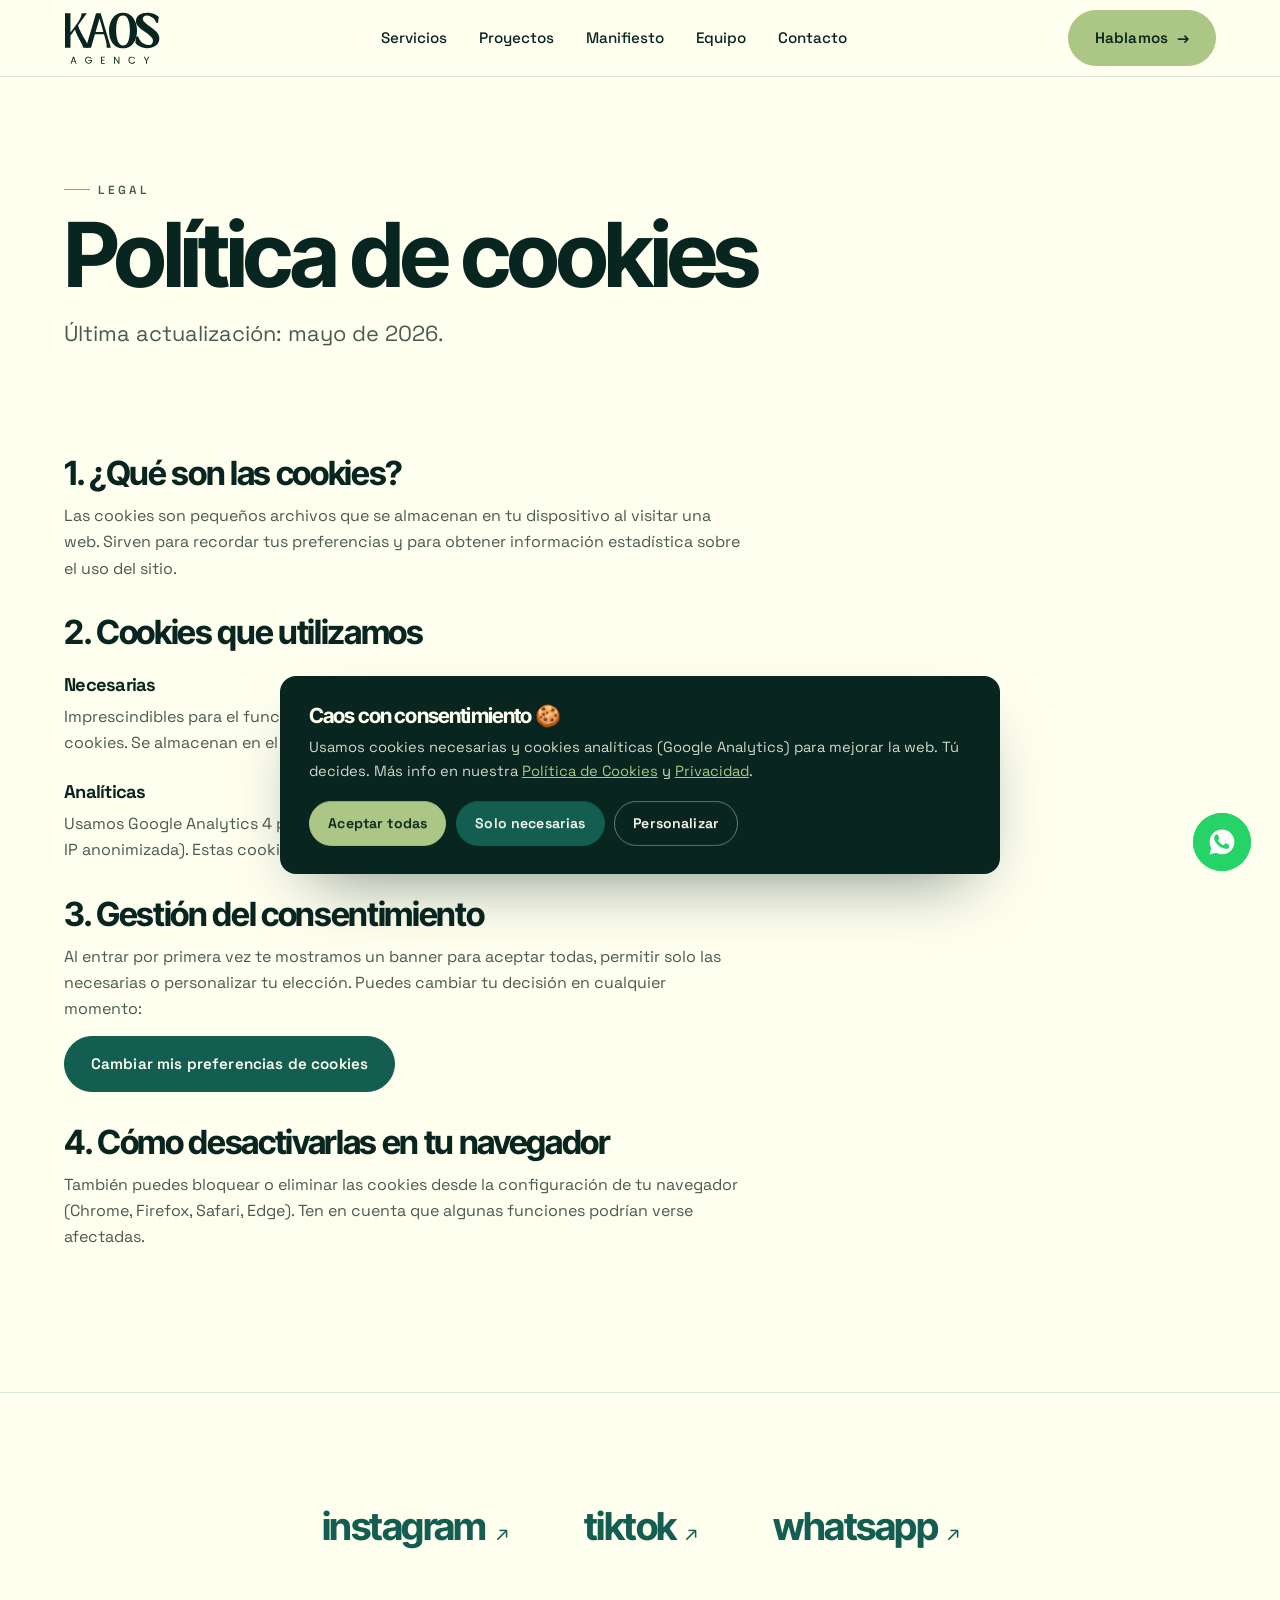
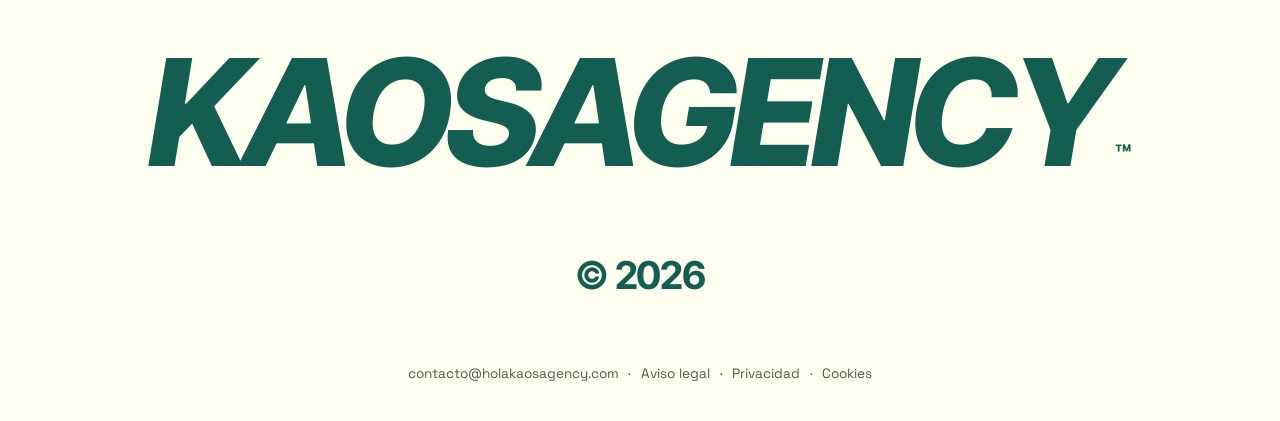
<file: kaos-web/politica-cookies.html>
<!DOCTYPE html>
<html lang="es">
<head>
<meta charset="UTF-8">
<meta name="viewport" content="width=device-width, initial-scale=1.0">
<title>Política de cookies | KAOS Agency</title>
<meta name="description" content="Política de cookies de KAOS Agency: qué cookies usamos (necesarias y analíticas) y cómo gestionar tu consentimiento.">
<meta name="robots" content="index, follow">
<link rel="canonical" href="https://holakaosagency.com/politica-cookies.html">
<meta name="theme-color" content="#135E51">
<link rel="icon" type="image/svg+xml" href="favicon.svg">
<link rel="apple-touch-icon" href="favicon.svg">
<link rel="preconnect" href="https://fonts.googleapis.com">
<link rel="preconnect" href="https://fonts.gstatic.com" crossorigin>
<link href="https://fonts.googleapis.com/css2?family=Inter+Tight:ital,wght@0,300..800;1,400..800&family=Space+Grotesk:wght@400;500;600;700&display=swap" rel="stylesheet">
<link rel="stylesheet" href="css/variables.css?v=20261012">
<link rel="stylesheet" href="css/main.css?v=20261012">
<link rel="stylesheet" href="css/components.css?v=20261012">
</head>
<body class="is-ready">
<div class="scroll-progress" data-progress></div>
<header class="nav nav--inner" data-nav>
  <div class="nav__inner">
    <a class="nav__logo" href="index.html" aria-label="KAOS Agency — Inicio">
      <svg class="logo" aria-hidden="true" focusable="false" xmlns="http://www.w3.org/2000/svg" viewBox="530 341 280 152">
<g fill="currentColor">
<path transform="translate(528.16 445.20)" d="M 20.671875 0 L 4.734375 0 L 4.734375 -100.28125 L 20.671875 -100.28125 L 20.671875 -44.09375 L 40.578125 -71.6875 C 44.160156 -76.601562 46.796875 -80.816406 48.484375 -84.328125 C 50.171875 -87.847656 51.34375 -90.890625 52 -93.453125 C 52.664062 -96.023438 53.179688 -98.300781 53.546875 -100.28125 L 68.5 -100.28125 L 43.109375 -65.53125 C 43.910156 -61.5 45.351562 -57.226562 47.4375 -52.71875 C 49.53125 -48.207031 51.894531 -43.585938 54.53125 -38.859375 C 57.175781 -34.140625 59.832031 -29.453125 62.5 -24.796875 C 65.175781 -20.140625 67.539062 -15.703125 69.59375 -11.484375 C 71.644531 -7.273438 73.078125 -3.445312 73.890625 0 L 57.953125 0 C 56.992188 -3.300781 55.414062 -7.148438 53.21875 -11.546875 C 51.019531 -15.941406 48.617188 -20.539062 46.015625 -25.34375 C 43.410156 -30.144531 40.988281 -34.925781 38.75 -39.6875 C 36.519531 -44.457031 34.890625 -48.894531 33.859375 -53 L 20.671875 -34.859375 Z M 20.671875 0"/>
<path transform="translate(590.72 445.20)" d="M 46.296875 -100.28125 L 75.984375 0 L 63.65625 0 L 63.65625 -4.390625 C 63.65625 -7.984375 63.328125 -11.351562 62.671875 -14.5 C 62.015625 -17.65625 61.28125 -20.628906 60.46875 -23.421875 L 55.96875 -39.03125 L 29.46875 -39.03125 L 18.140625 0 L 3.078125 0 L 32.765625 -100.28125 Z M 42.875 -85 L 31.453125 -45.84375 L 54.09375 -45.84375 Z M 42.875 -85"/>
<path transform="translate(657.35 445.20)" d="M 44.75 1.65625 C 37.789062 1.65625 31.742188 0.28125 26.609375 -2.46875 C 21.472656 -5.21875 17.21875 -8.992188 13.84375 -13.796875 C 10.476562 -18.597656 7.96875 -24.128906 6.3125 -30.390625 C 4.664062 -36.660156 3.84375 -43.28125 3.84375 -50.25 C 3.84375 -55.082031 4.375 -59.953125 5.4375 -64.859375 C 6.5 -69.773438 8.09375 -74.453125 10.21875 -78.890625 C 12.351562 -83.328125 15.050781 -87.285156 18.3125 -90.765625 C 21.570312 -94.242188 25.398438 -96.988281 29.796875 -99 C 34.191406 -101.019531 39.175781 -102.03125 44.75 -102.03125 C 50.320312 -102.03125 55.304688 -101.019531 59.703125 -99 C 64.097656 -96.988281 67.925781 -94.242188 71.1875 -90.765625 C 74.457031 -87.285156 77.15625 -83.328125 79.28125 -78.890625 C 81.40625 -74.453125 83 -69.773438 84.0625 -64.859375 C 85.125 -59.953125 85.65625 -55.082031 85.65625 -50.25 C 85.65625 -43.28125 84.828125 -36.660156 83.171875 -30.390625 C 81.523438 -24.128906 79.015625 -18.597656 75.640625 -13.796875 C 72.273438 -8.992188 68.023438 -5.21875 62.890625 -2.46875 C 57.765625 0.28125 51.71875 1.65625 44.75 1.65625 Z M 44.75 -6.375 C 48.632812 -6.375 51.878906 -7.65625 54.484375 -10.21875 C 57.085938 -12.789062 59.140625 -16.21875 60.640625 -20.5 C 62.140625 -24.789062 63.203125 -29.519531 63.828125 -34.6875 C 64.453125 -39.851562 64.765625 -45.039062 64.765625 -50.25 C 64.765625 -55.226562 64.453125 -60.285156 63.828125 -65.421875 C 63.203125 -70.554688 62.140625 -75.300781 60.640625 -79.65625 C 59.140625 -84.019531 57.085938 -87.519531 54.484375 -90.15625 C 51.878906 -92.800781 48.632812 -94.125 44.75 -94.125 C 41.375 -94.125 38.515625 -93.257812 36.171875 -91.53125 C 33.828125 -89.8125 31.898438 -87.445312 30.390625 -84.4375 C 28.890625 -81.4375 27.738281 -78.046875 26.9375 -74.265625 C 26.132812 -70.492188 25.566406 -66.535156 25.234375 -62.390625 C 24.898438 -58.253906 24.734375 -54.207031 24.734375 -50.25 C 24.734375 -45.039062 25.097656 -39.851562 25.828125 -34.6875 C 26.566406 -29.519531 27.722656 -24.789062 29.296875 -20.5 C 30.878906 -16.21875 32.929688 -12.789062 35.453125 -10.21875 C 37.984375 -7.65625 41.082031 -6.375 44.75 -6.375 Z M 44.75 -6.375"/>
<path transform="translate(734.20 445.20)" d="M 38.375 1.421875 C 34.050781 1.421875 29.6875 0.835938 25.28125 -0.328125 C 20.882812 -1.503906 16.835938 -3.28125 13.140625 -5.65625 C 9.441406 -8.039062 6.34375 -10.992188 3.84375 -14.515625 L 6.046875 -32.65625 L 11.875 -32.65625 C 13.632812 -27.445312 16.160156 -22.972656 19.453125 -19.234375 C 22.753906 -15.503906 26.398438 -12.628906 30.390625 -10.609375 C 34.390625 -8.597656 38.222656 -7.59375 41.890625 -7.59375 C 46.210938 -7.59375 49.53125 -8.742188 51.84375 -11.046875 C 54.15625 -13.359375 55.3125 -16.347656 55.3125 -20.015625 C 55.3125 -22.796875 54.410156 -25.488281 52.609375 -28.09375 C 50.816406 -30.695312 48.4375 -33.257812 45.46875 -35.78125 C 42.5 -38.3125 39.253906 -40.820312 35.734375 -43.3125 C 32.210938 -45.8125 28.675781 -48.359375 25.125 -50.953125 C 21.570312 -53.554688 18.3125 -56.234375 15.34375 -58.984375 C 12.375 -61.734375 9.988281 -64.609375 8.1875 -67.609375 C 6.394531 -70.617188 5.5 -73.8125 5.5 -77.1875 C 5.5 -81.4375 6.394531 -85.117188 8.1875 -88.234375 C 9.988281 -91.347656 12.410156 -93.910156 15.453125 -95.921875 C 18.492188 -97.941406 21.957031 -99.445312 25.84375 -100.4375 C 29.726562 -101.425781 33.796875 -101.921875 38.046875 -101.921875 C 42.367188 -101.921875 46.65625 -101.460938 50.90625 -100.546875 C 55.15625 -99.628906 59.148438 -98.273438 62.890625 -96.484375 C 66.628906 -94.691406 69.78125 -92.507812 72.34375 -89.9375 L 70.15625 -72.90625 L 64.4375 -72.90625 C 63.257812 -77.300781 61.148438 -81.054688 58.109375 -84.171875 C 55.066406 -87.285156 51.675781 -89.648438 47.9375 -91.265625 C 44.195312 -92.878906 40.644531 -93.6875 37.28125 -93.6875 C 33.976562 -93.6875 31.207031 -92.859375 28.96875 -91.203125 C 26.738281 -89.554688 25.625 -87.007812 25.625 -83.5625 C 25.625 -81.507812 26.484375 -79.398438 28.203125 -77.234375 C 29.921875 -75.078125 32.191406 -72.878906 35.015625 -70.640625 C 37.835938 -68.410156 40.9375 -66.082031 44.3125 -63.65625 C 47.6875 -61.238281 51.078125 -58.710938 54.484375 -56.078125 C 57.890625 -53.441406 61.039062 -50.65625 63.9375 -47.71875 C 66.832031 -44.789062 69.175781 -41.710938 70.96875 -38.484375 C 72.769531 -35.253906 73.742188 -31.804688 73.890625 -28.140625 C 74.035156 -23.378906 73.171875 -19.164062 71.296875 -15.5 C 69.429688 -11.832031 66.8125 -8.734375 63.4375 -6.203125 C 60.070312 -3.679688 56.222656 -1.78125 51.890625 -0.5 C 47.566406 0.78125 43.0625 1.421875 38.375 1.421875 Z M 38.375 1.421875"/>
<path transform="translate(547.98 491.70)" d="M 14.1875 -4.5 L 5.359375 -4.5 L 3.734375 0 L 0.953125 0 L 8.265625 -20.09375 L 11.3125 -20.09375 L 18.59375 0 L 15.8125 0 Z M 13.421875 -6.640625 L 9.765625 -16.84375 L 6.125 -6.640625 Z M 13.421875 -6.640625"/>
<path transform="translate(590.37 491.70)" d="M 17.546875 -14.359375 C 16.984375 -15.535156 16.171875 -16.445312 15.109375 -17.09375 C 14.046875 -17.738281 12.804688 -18.0625 11.390625 -18.0625 C 9.984375 -18.0625 8.710938 -17.738281 7.578125 -17.09375 C 6.453125 -16.445312 5.5625 -15.519531 4.90625 -14.3125 C 4.257812 -13.101562 3.9375 -11.707031 3.9375 -10.125 C 3.9375 -8.539062 4.257812 -7.144531 4.90625 -5.9375 C 5.5625 -4.738281 6.453125 -3.816406 7.578125 -3.171875 C 8.710938 -2.523438 9.984375 -2.203125 11.390625 -2.203125 C 13.367188 -2.203125 14.992188 -2.789062 16.265625 -3.96875 C 17.546875 -5.144531 18.289062 -6.742188 18.5 -8.765625 L 10.4375 -8.765625 L 10.4375 -10.90625 L 21.3125 -10.90625 L 21.3125 -8.875 C 21.15625 -7.207031 20.632812 -5.679688 19.75 -4.296875 C 18.863281 -2.921875 17.691406 -1.832031 16.234375 -1.03125 C 14.785156 -0.226562 13.171875 0.171875 11.390625 0.171875 C 9.515625 0.171875 7.800781 -0.265625 6.25 -1.140625 C 4.707031 -2.023438 3.488281 -3.25 2.59375 -4.8125 C 1.695312 -6.375 1.25 -8.144531 1.25 -10.125 C 1.25 -12.09375 1.695312 -13.863281 2.59375 -15.4375 C 3.488281 -17.019531 4.707031 -18.25 6.25 -19.125 C 7.800781 -20 9.515625 -20.4375 11.390625 -20.4375 C 13.535156 -20.4375 15.4375 -19.90625 17.09375 -18.84375 C 18.75 -17.78125 19.953125 -16.285156 20.703125 -14.359375 Z M 17.546875 -14.359375"/>
<path transform="translate(635.78 491.70)" d="M 4.875 -18.0625 L 4.875 -11.3125 L 12.234375 -11.3125 L 12.234375 -9.140625 L 4.875 -9.140625 L 4.875 -2.171875 L 13.109375 -2.171875 L 13.109375 0 L 2.234375 0 L 2.234375 -20.234375 L 13.109375 -20.234375 L 13.109375 -18.0625 Z M 4.875 -18.0625"/>
<path transform="translate(673.50 491.70)" d="M 18.125 0 L 15.484375 0 L 4.875 -16.09375 L 4.875 0 L 2.234375 0 L 2.234375 -20.234375 L 4.875 -20.234375 L 15.484375 -4.171875 L 15.484375 -20.234375 L 18.125 -20.234375 Z M 18.125 0"/>
<path transform="translate(716.73 491.70)" d="M 1.25 -10.125 C 1.25 -12.09375 1.691406 -13.863281 2.578125 -15.4375 C 3.472656 -17.019531 4.6875 -18.253906 6.21875 -19.140625 C 7.757812 -20.023438 9.46875 -20.46875 11.34375 -20.46875 C 13.539062 -20.46875 15.460938 -19.9375 17.109375 -18.875 C 18.753906 -17.8125 19.953125 -16.304688 20.703125 -14.359375 L 17.546875 -14.359375 C 16.984375 -15.578125 16.175781 -16.515625 15.125 -17.171875 C 14.070312 -17.828125 12.8125 -18.15625 11.34375 -18.15625 C 9.925781 -18.15625 8.65625 -17.828125 7.53125 -17.171875 C 6.414062 -16.515625 5.535156 -15.582031 4.890625 -14.375 C 4.253906 -13.164062 3.9375 -11.75 3.9375 -10.125 C 3.9375 -8.519531 4.253906 -7.113281 4.890625 -5.90625 C 5.535156 -4.695312 6.414062 -3.757812 7.53125 -3.09375 C 8.65625 -2.4375 9.925781 -2.109375 11.34375 -2.109375 C 12.8125 -2.109375 14.070312 -2.429688 15.125 -3.078125 C 16.175781 -3.734375 16.984375 -4.671875 17.546875 -5.890625 L 20.703125 -5.890625 C 19.953125 -3.953125 18.753906 -2.457031 17.109375 -1.40625 C 15.460938 -0.351562 13.539062 0.171875 11.34375 0.171875 C 9.46875 0.171875 7.757812 -0.265625 6.21875 -1.140625 C 4.6875 -2.023438 3.472656 -3.25 2.578125 -4.8125 C 1.691406 -6.375 1.25 -8.144531 1.25 -10.125 Z M 1.25 -10.125"/>
<path transform="translate(761.97 491.70)" d="M 16.390625 -20.21875 L 9.796875 -7.625 L 9.796875 0 L 7.15625 0 L 7.15625 -7.625 L 0.546875 -20.21875 L 3.484375 -20.21875 L 8.46875 -9.96875 L 13.453125 -20.21875 Z M 16.390625 -20.21875"/>
</g>
</svg>
    </a>
    <nav class="nav__links" aria-label="Navegación principal">
      <a href="servicios.html">Servicios</a>
      <a href="proyectos.html">Proyectos</a>
      <a href="manifiesto.html">Manifiesto</a>
      <a href="index.html#equipo">Equipo</a>
      <a href="contacto.html">Contacto</a>
    </nav>
    <div class="nav__actions">
      <a href="contacto.html" class="btn btn--accent" data-magnetic>Hablamos <span class="arrow">→</span></a>
      <button class="hamburger" data-burger aria-label="Abrir menú" aria-expanded="false"><span></span><span></span><span></span></button>
    </div>
  </div>
  <div class="nav__mobile" data-mobile>
    <a href="servicios.html"><span class="idx">01</span>Servicios</a>
    <a href="proyectos.html"><span class="idx">02</span>Proyectos</a>
    <a href="manifiesto.html"><span class="idx">03</span>Manifiesto</a>
    <a href="index.html#equipo"><span class="idx">04</span>Equipo</a>
    <a href="contacto.html"><span class="idx">05</span>Contacto</a>
    <div class="nav__mobile-foot">
      <a href="https://instagram.com/agency.kaos" target="_blank" rel="noopener">Instagram</a>
      <a href="https://tiktok.com/@agency.kaos" target="_blank" rel="noopener">TikTok</a>
      <a href="mailto:contacto@holakaosagency.com">Email</a>
    </div>
  </div>
</header>
<main>
  <section class="page-hero bg-cream">
    <div class="wrap"><p class="kicker">Legal</p><h1>Política de cookies</h1><p class="lead">Última actualización: mayo de 2026.</p></div>
  </section>
  <section class="section bg-cream" style="padding-top:0"><div class="wrap"><div class="legal">    <h2>1. ¿Qué son las cookies?</h2>
    <p>Las cookies son pequeños archivos que se almacenan en tu dispositivo al visitar una web. Sirven para recordar tus preferencias y para obtener información estadística sobre el uso del sitio.</p>
    <h2>2. Cookies que utilizamos</h2>
    <h3>Necesarias</h3>
    <p>Imprescindibles para el funcionamiento del sitio y para recordar tu elección sobre cookies. Se almacenan en el navegador (localStorage) y no requieren consentimiento.</p>
    <h3>Analíticas</h3>
    <p>Usamos Google Analytics 4 para entender cómo se utiliza la web de forma anónima (con IP anonimizada). Estas cookies solo se activan si las aceptas.</p>
    <h2>3. Gestión del consentimiento</h2>
    <p>Al entrar por primera vez te mostramos un banner para aceptar todas, permitir solo las necesarias o personalizar tu elección. Puedes cambiar tu decisión en cualquier momento:</p>
    <p><button class="btn" onclick="if(window.KAOS&&KAOS.resetCookieConsent){KAOS.resetCookieConsent()}">Cambiar mis preferencias de cookies</button></p>
    <h2>4. Cómo desactivarlas en tu navegador</h2>
    <p>También puedes bloquear o eliminar las cookies desde la configuración de tu navegador (Chrome, Firefox, Safari, Edge). Ten en cuenta que algunas funciones podrían verse afectadas.</p>
  </div></div></section>
</main>
<footer class="closing">
  <div class="wrap">
    <nav class="closing__social" aria-label="Redes de KAOS Agency">
      <a href="https://instagram.com/agency.kaos" target="_blank" rel="noopener">instagram <span aria-hidden="true">↗</span></a>
      <a href="https://tiktok.com/@agency.kaos" target="_blank" rel="noopener">tiktok <span aria-hidden="true">↗</span></a>
      <!-- TODO: Reemplazar 34XXXXXXXXX con el número real de WhatsApp de KAOS -->
      <a href="https://wa.me/34XXXXXXXXX?text=Hola%2C%20me%20interesa%20saber%20m%C3%A1s%20sobre%20vuestros%20servicios" target="_blank" rel="noopener">whatsapp <span aria-hidden="true">↗</span></a>
    </nav>
    <p class="closing__word" aria-label="KAOS Agency">KAOSAGENCY<span class="closing__tm" aria-hidden="true">™</span></p>
    <p class="closing__copy">© <span data-year>2026</span></p>
    <p class="closing__legal">
      <a href="mailto:contacto@holakaosagency.com">contacto@holakaosagency.com</a>
      <span aria-hidden="true">·</span> <a href="aviso-legal.html">Aviso legal</a>
      <span aria-hidden="true">·</span> <a href="politica-privacidad.html">Privacidad</a>
      <span aria-hidden="true">·</span> <a href="politica-cookies.html">Cookies</a>
    </p>
  </div>
</footer>
<div class="wa-float">
  <span class="wa-float__tip">Escríbenos por WhatsApp</span>
  <a class="wa-float__btn" data-wa href="https://wa.me/34XXXXXXXXX?text=Hola%2C%20me%20interesa%20saber%20m%C3%A1s%20sobre%20vuestros%20servicios" target="_blank" rel="noopener" aria-label="Escríbenos por WhatsApp">
    <svg viewBox="0 0 24 24" fill="currentColor"><path d="M12.04 2c-5.46 0-9.9 4.44-9.9 9.9 0 1.75.46 3.45 1.32 4.95L2 22l5.3-1.38a9.9 9.9 0 0 0 4.73 1.2h.01c5.46 0 9.9-4.44 9.9-9.9S17.5 2 12.04 2zm5.8 14.13c-.24.68-1.4 1.3-1.94 1.34-.5.05-1.13.24-3.7-.78-3.1-1.22-5.07-4.37-5.22-4.57-.15-.2-1.25-1.66-1.25-3.17 0-1.5.79-2.24 1.07-2.55.28-.3.61-.38.81-.38.2 0 .4 0 .58.01.19.01.44-.07.68.52.24.6.83 2.07.9 2.22.07.15.12.32.02.52-.1.2-.15.32-.3.5-.15.18-.31.39-.44.52-.15.15-.3.31-.13.6.17.3.76 1.25 1.63 2.02 1.12 1 2.07 1.31 2.36 1.46.3.15.47.13.64-.08.17-.2.74-.86.94-1.16.2-.3.4-.25.67-.15.27.1 1.72.81 2.01.96.3.15.5.22.57.34.07.13.07.72-.17 1.4z"/></svg>
  </a>
</div>
<button class="to-top" data-totop aria-label="Volver arriba"><svg viewBox="0 0 24 24" width="20" height="20" fill="none" stroke="currentColor" stroke-width="2"><path d="M12 19V5M5 12l7-7 7 7"/></svg></button>
<aside class="cookie" data-cookie-banner role="dialog" aria-label="Aviso de cookies" aria-live="polite">
  <h3>Caos con consentimiento 🍪</h3>
  <p>Usamos cookies necesarias y cookies analíticas (Google Analytics) para mejorar la web. Tú decides. Más info en nuestra <a href="politica-cookies.html">Política de Cookies</a> y <a href="politica-privacidad.html">Privacidad</a>.</p>
  <div class="cookie__prefs" data-cookie-prefs>
    <div class="cookie__pref"><span>Necesarias<small>Imprescindibles. Siempre activas.</small></span><label class="switch"><input type="checkbox" checked disabled><span class="track"></span></label></div>
    <div class="cookie__pref"><span>Analíticas<small>Google Analytics 4 (anónimo).</small></span><label class="switch"><input type="checkbox" id="cookie-analytics"><span class="track"></span></label></div>
  </div>
  <div class="cookie__actions">
    <button class="btn btn--accent" data-cookie="accept">Aceptar todas</button>
    <button class="btn btn--solid" data-cookie="necessary">Solo necesarias</button>
    <button class="btn btn--ghost" style="--btn-fg:var(--cream);border-color:rgba(255,255,240,.4)" data-cookie="customize">Personalizar</button>
    <button class="btn btn--ghost" style="--btn-fg:var(--cream);border-color:rgba(255,255,240,.4);display:none" data-cookie="save">Guardar elección</button>
  </div>
</aside>
<script defer src="js/analytics.js?v=20261012"></script>
<script defer src="js/cookies.js?v=20261012"></script>
<script defer src="js/main.js?v=20261012"></script>
</body>
</html>
</file>
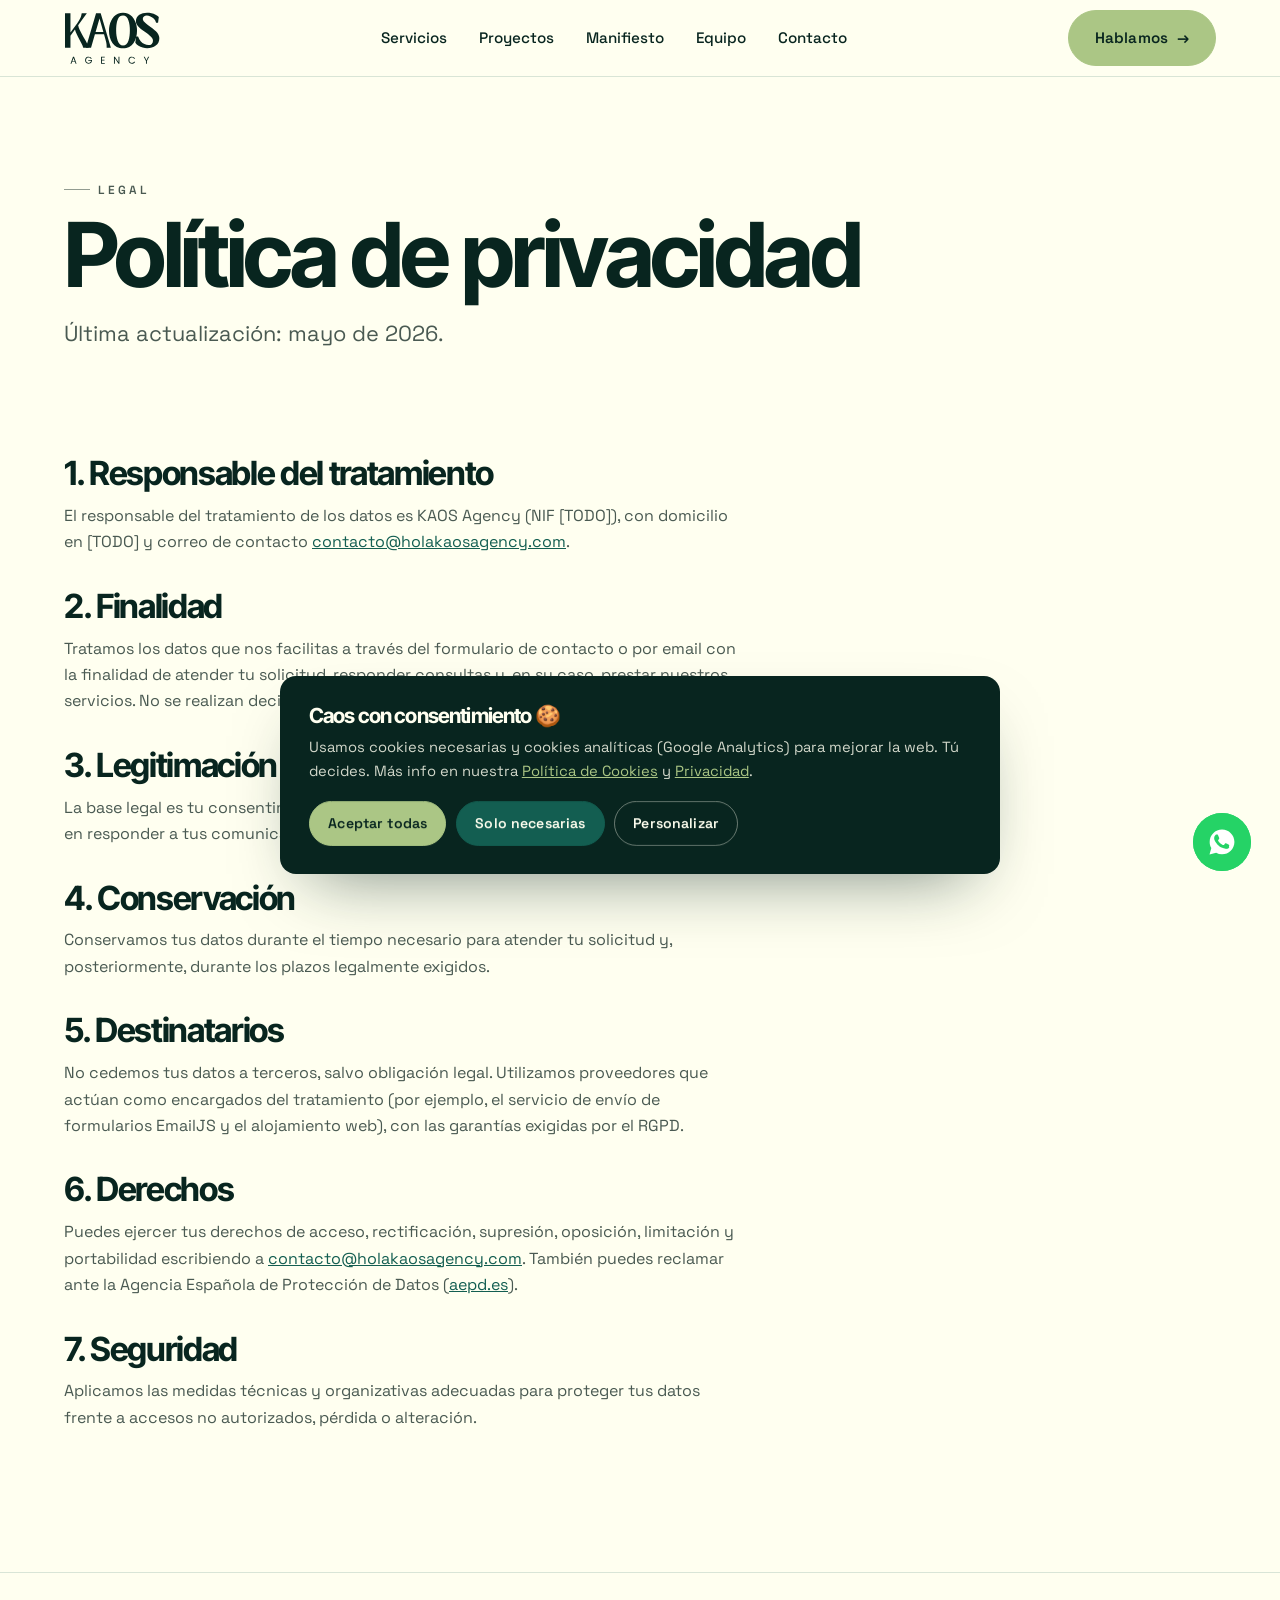
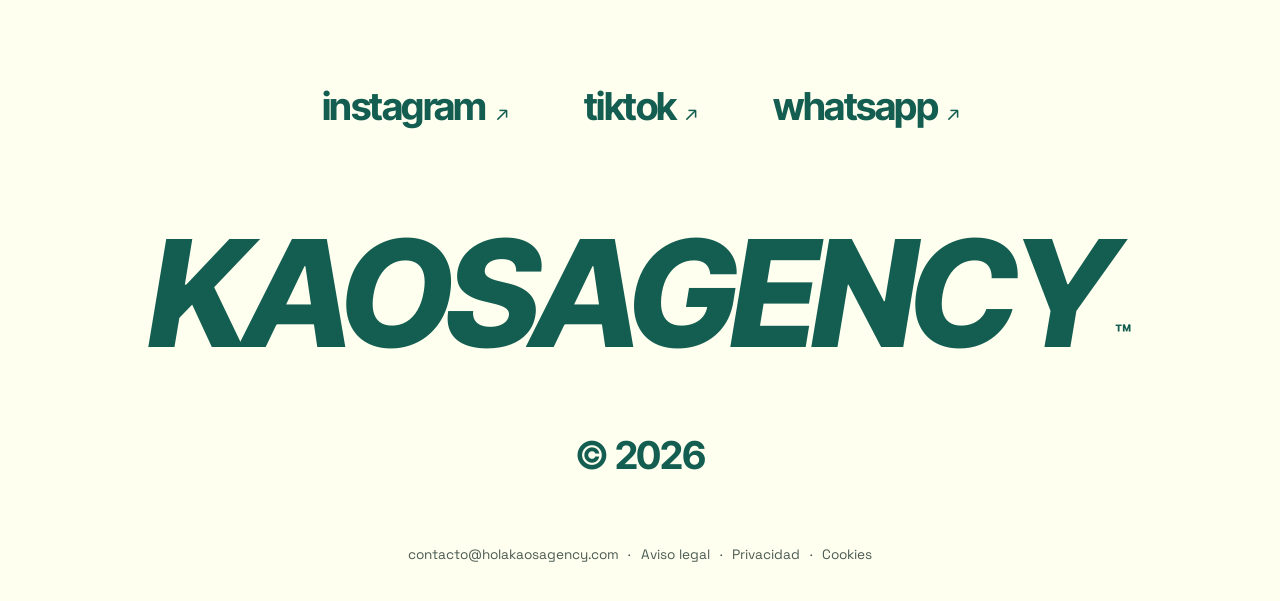
<file: kaos-web/politica-privacidad.html>
<!DOCTYPE html>
<html lang="es">
<head>
<meta charset="UTF-8">
<meta name="viewport" content="width=device-width, initial-scale=1.0">
<title>Política de privacidad | KAOS Agency</title>
<meta name="description" content="Política de privacidad de KAOS Agency: responsable, finalidad, legitimación y derechos sobre tus datos conforme al RGPD.">
<meta name="robots" content="index, follow">
<link rel="canonical" href="https://holakaosagency.com/politica-privacidad.html">
<meta name="theme-color" content="#135E51">
<link rel="icon" type="image/svg+xml" href="favicon.svg">
<link rel="apple-touch-icon" href="favicon.svg">
<link rel="preconnect" href="https://fonts.googleapis.com">
<link rel="preconnect" href="https://fonts.gstatic.com" crossorigin>
<link href="https://fonts.googleapis.com/css2?family=Inter+Tight:ital,wght@0,300..800;1,400..800&family=Space+Grotesk:wght@400;500;600;700&display=swap" rel="stylesheet">
<link rel="stylesheet" href="css/variables.css?v=20261012">
<link rel="stylesheet" href="css/main.css?v=20261012">
<link rel="stylesheet" href="css/components.css?v=20261012">
</head>
<body class="is-ready">
<div class="scroll-progress" data-progress></div>
<header class="nav nav--inner" data-nav>
  <div class="nav__inner">
    <a class="nav__logo" href="index.html" aria-label="KAOS Agency — Inicio">
      <svg class="logo" aria-hidden="true" focusable="false" xmlns="http://www.w3.org/2000/svg" viewBox="530 341 280 152">
<g fill="currentColor">
<path transform="translate(528.16 445.20)" d="M 20.671875 0 L 4.734375 0 L 4.734375 -100.28125 L 20.671875 -100.28125 L 20.671875 -44.09375 L 40.578125 -71.6875 C 44.160156 -76.601562 46.796875 -80.816406 48.484375 -84.328125 C 50.171875 -87.847656 51.34375 -90.890625 52 -93.453125 C 52.664062 -96.023438 53.179688 -98.300781 53.546875 -100.28125 L 68.5 -100.28125 L 43.109375 -65.53125 C 43.910156 -61.5 45.351562 -57.226562 47.4375 -52.71875 C 49.53125 -48.207031 51.894531 -43.585938 54.53125 -38.859375 C 57.175781 -34.140625 59.832031 -29.453125 62.5 -24.796875 C 65.175781 -20.140625 67.539062 -15.703125 69.59375 -11.484375 C 71.644531 -7.273438 73.078125 -3.445312 73.890625 0 L 57.953125 0 C 56.992188 -3.300781 55.414062 -7.148438 53.21875 -11.546875 C 51.019531 -15.941406 48.617188 -20.539062 46.015625 -25.34375 C 43.410156 -30.144531 40.988281 -34.925781 38.75 -39.6875 C 36.519531 -44.457031 34.890625 -48.894531 33.859375 -53 L 20.671875 -34.859375 Z M 20.671875 0"/>
<path transform="translate(590.72 445.20)" d="M 46.296875 -100.28125 L 75.984375 0 L 63.65625 0 L 63.65625 -4.390625 C 63.65625 -7.984375 63.328125 -11.351562 62.671875 -14.5 C 62.015625 -17.65625 61.28125 -20.628906 60.46875 -23.421875 L 55.96875 -39.03125 L 29.46875 -39.03125 L 18.140625 0 L 3.078125 0 L 32.765625 -100.28125 Z M 42.875 -85 L 31.453125 -45.84375 L 54.09375 -45.84375 Z M 42.875 -85"/>
<path transform="translate(657.35 445.20)" d="M 44.75 1.65625 C 37.789062 1.65625 31.742188 0.28125 26.609375 -2.46875 C 21.472656 -5.21875 17.21875 -8.992188 13.84375 -13.796875 C 10.476562 -18.597656 7.96875 -24.128906 6.3125 -30.390625 C 4.664062 -36.660156 3.84375 -43.28125 3.84375 -50.25 C 3.84375 -55.082031 4.375 -59.953125 5.4375 -64.859375 C 6.5 -69.773438 8.09375 -74.453125 10.21875 -78.890625 C 12.351562 -83.328125 15.050781 -87.285156 18.3125 -90.765625 C 21.570312 -94.242188 25.398438 -96.988281 29.796875 -99 C 34.191406 -101.019531 39.175781 -102.03125 44.75 -102.03125 C 50.320312 -102.03125 55.304688 -101.019531 59.703125 -99 C 64.097656 -96.988281 67.925781 -94.242188 71.1875 -90.765625 C 74.457031 -87.285156 77.15625 -83.328125 79.28125 -78.890625 C 81.40625 -74.453125 83 -69.773438 84.0625 -64.859375 C 85.125 -59.953125 85.65625 -55.082031 85.65625 -50.25 C 85.65625 -43.28125 84.828125 -36.660156 83.171875 -30.390625 C 81.523438 -24.128906 79.015625 -18.597656 75.640625 -13.796875 C 72.273438 -8.992188 68.023438 -5.21875 62.890625 -2.46875 C 57.765625 0.28125 51.71875 1.65625 44.75 1.65625 Z M 44.75 -6.375 C 48.632812 -6.375 51.878906 -7.65625 54.484375 -10.21875 C 57.085938 -12.789062 59.140625 -16.21875 60.640625 -20.5 C 62.140625 -24.789062 63.203125 -29.519531 63.828125 -34.6875 C 64.453125 -39.851562 64.765625 -45.039062 64.765625 -50.25 C 64.765625 -55.226562 64.453125 -60.285156 63.828125 -65.421875 C 63.203125 -70.554688 62.140625 -75.300781 60.640625 -79.65625 C 59.140625 -84.019531 57.085938 -87.519531 54.484375 -90.15625 C 51.878906 -92.800781 48.632812 -94.125 44.75 -94.125 C 41.375 -94.125 38.515625 -93.257812 36.171875 -91.53125 C 33.828125 -89.8125 31.898438 -87.445312 30.390625 -84.4375 C 28.890625 -81.4375 27.738281 -78.046875 26.9375 -74.265625 C 26.132812 -70.492188 25.566406 -66.535156 25.234375 -62.390625 C 24.898438 -58.253906 24.734375 -54.207031 24.734375 -50.25 C 24.734375 -45.039062 25.097656 -39.851562 25.828125 -34.6875 C 26.566406 -29.519531 27.722656 -24.789062 29.296875 -20.5 C 30.878906 -16.21875 32.929688 -12.789062 35.453125 -10.21875 C 37.984375 -7.65625 41.082031 -6.375 44.75 -6.375 Z M 44.75 -6.375"/>
<path transform="translate(734.20 445.20)" d="M 38.375 1.421875 C 34.050781 1.421875 29.6875 0.835938 25.28125 -0.328125 C 20.882812 -1.503906 16.835938 -3.28125 13.140625 -5.65625 C 9.441406 -8.039062 6.34375 -10.992188 3.84375 -14.515625 L 6.046875 -32.65625 L 11.875 -32.65625 C 13.632812 -27.445312 16.160156 -22.972656 19.453125 -19.234375 C 22.753906 -15.503906 26.398438 -12.628906 30.390625 -10.609375 C 34.390625 -8.597656 38.222656 -7.59375 41.890625 -7.59375 C 46.210938 -7.59375 49.53125 -8.742188 51.84375 -11.046875 C 54.15625 -13.359375 55.3125 -16.347656 55.3125 -20.015625 C 55.3125 -22.796875 54.410156 -25.488281 52.609375 -28.09375 C 50.816406 -30.695312 48.4375 -33.257812 45.46875 -35.78125 C 42.5 -38.3125 39.253906 -40.820312 35.734375 -43.3125 C 32.210938 -45.8125 28.675781 -48.359375 25.125 -50.953125 C 21.570312 -53.554688 18.3125 -56.234375 15.34375 -58.984375 C 12.375 -61.734375 9.988281 -64.609375 8.1875 -67.609375 C 6.394531 -70.617188 5.5 -73.8125 5.5 -77.1875 C 5.5 -81.4375 6.394531 -85.117188 8.1875 -88.234375 C 9.988281 -91.347656 12.410156 -93.910156 15.453125 -95.921875 C 18.492188 -97.941406 21.957031 -99.445312 25.84375 -100.4375 C 29.726562 -101.425781 33.796875 -101.921875 38.046875 -101.921875 C 42.367188 -101.921875 46.65625 -101.460938 50.90625 -100.546875 C 55.15625 -99.628906 59.148438 -98.273438 62.890625 -96.484375 C 66.628906 -94.691406 69.78125 -92.507812 72.34375 -89.9375 L 70.15625 -72.90625 L 64.4375 -72.90625 C 63.257812 -77.300781 61.148438 -81.054688 58.109375 -84.171875 C 55.066406 -87.285156 51.675781 -89.648438 47.9375 -91.265625 C 44.195312 -92.878906 40.644531 -93.6875 37.28125 -93.6875 C 33.976562 -93.6875 31.207031 -92.859375 28.96875 -91.203125 C 26.738281 -89.554688 25.625 -87.007812 25.625 -83.5625 C 25.625 -81.507812 26.484375 -79.398438 28.203125 -77.234375 C 29.921875 -75.078125 32.191406 -72.878906 35.015625 -70.640625 C 37.835938 -68.410156 40.9375 -66.082031 44.3125 -63.65625 C 47.6875 -61.238281 51.078125 -58.710938 54.484375 -56.078125 C 57.890625 -53.441406 61.039062 -50.65625 63.9375 -47.71875 C 66.832031 -44.789062 69.175781 -41.710938 70.96875 -38.484375 C 72.769531 -35.253906 73.742188 -31.804688 73.890625 -28.140625 C 74.035156 -23.378906 73.171875 -19.164062 71.296875 -15.5 C 69.429688 -11.832031 66.8125 -8.734375 63.4375 -6.203125 C 60.070312 -3.679688 56.222656 -1.78125 51.890625 -0.5 C 47.566406 0.78125 43.0625 1.421875 38.375 1.421875 Z M 38.375 1.421875"/>
<path transform="translate(547.98 491.70)" d="M 14.1875 -4.5 L 5.359375 -4.5 L 3.734375 0 L 0.953125 0 L 8.265625 -20.09375 L 11.3125 -20.09375 L 18.59375 0 L 15.8125 0 Z M 13.421875 -6.640625 L 9.765625 -16.84375 L 6.125 -6.640625 Z M 13.421875 -6.640625"/>
<path transform="translate(590.37 491.70)" d="M 17.546875 -14.359375 C 16.984375 -15.535156 16.171875 -16.445312 15.109375 -17.09375 C 14.046875 -17.738281 12.804688 -18.0625 11.390625 -18.0625 C 9.984375 -18.0625 8.710938 -17.738281 7.578125 -17.09375 C 6.453125 -16.445312 5.5625 -15.519531 4.90625 -14.3125 C 4.257812 -13.101562 3.9375 -11.707031 3.9375 -10.125 C 3.9375 -8.539062 4.257812 -7.144531 4.90625 -5.9375 C 5.5625 -4.738281 6.453125 -3.816406 7.578125 -3.171875 C 8.710938 -2.523438 9.984375 -2.203125 11.390625 -2.203125 C 13.367188 -2.203125 14.992188 -2.789062 16.265625 -3.96875 C 17.546875 -5.144531 18.289062 -6.742188 18.5 -8.765625 L 10.4375 -8.765625 L 10.4375 -10.90625 L 21.3125 -10.90625 L 21.3125 -8.875 C 21.15625 -7.207031 20.632812 -5.679688 19.75 -4.296875 C 18.863281 -2.921875 17.691406 -1.832031 16.234375 -1.03125 C 14.785156 -0.226562 13.171875 0.171875 11.390625 0.171875 C 9.515625 0.171875 7.800781 -0.265625 6.25 -1.140625 C 4.707031 -2.023438 3.488281 -3.25 2.59375 -4.8125 C 1.695312 -6.375 1.25 -8.144531 1.25 -10.125 C 1.25 -12.09375 1.695312 -13.863281 2.59375 -15.4375 C 3.488281 -17.019531 4.707031 -18.25 6.25 -19.125 C 7.800781 -20 9.515625 -20.4375 11.390625 -20.4375 C 13.535156 -20.4375 15.4375 -19.90625 17.09375 -18.84375 C 18.75 -17.78125 19.953125 -16.285156 20.703125 -14.359375 Z M 17.546875 -14.359375"/>
<path transform="translate(635.78 491.70)" d="M 4.875 -18.0625 L 4.875 -11.3125 L 12.234375 -11.3125 L 12.234375 -9.140625 L 4.875 -9.140625 L 4.875 -2.171875 L 13.109375 -2.171875 L 13.109375 0 L 2.234375 0 L 2.234375 -20.234375 L 13.109375 -20.234375 L 13.109375 -18.0625 Z M 4.875 -18.0625"/>
<path transform="translate(673.50 491.70)" d="M 18.125 0 L 15.484375 0 L 4.875 -16.09375 L 4.875 0 L 2.234375 0 L 2.234375 -20.234375 L 4.875 -20.234375 L 15.484375 -4.171875 L 15.484375 -20.234375 L 18.125 -20.234375 Z M 18.125 0"/>
<path transform="translate(716.73 491.70)" d="M 1.25 -10.125 C 1.25 -12.09375 1.691406 -13.863281 2.578125 -15.4375 C 3.472656 -17.019531 4.6875 -18.253906 6.21875 -19.140625 C 7.757812 -20.023438 9.46875 -20.46875 11.34375 -20.46875 C 13.539062 -20.46875 15.460938 -19.9375 17.109375 -18.875 C 18.753906 -17.8125 19.953125 -16.304688 20.703125 -14.359375 L 17.546875 -14.359375 C 16.984375 -15.578125 16.175781 -16.515625 15.125 -17.171875 C 14.070312 -17.828125 12.8125 -18.15625 11.34375 -18.15625 C 9.925781 -18.15625 8.65625 -17.828125 7.53125 -17.171875 C 6.414062 -16.515625 5.535156 -15.582031 4.890625 -14.375 C 4.253906 -13.164062 3.9375 -11.75 3.9375 -10.125 C 3.9375 -8.519531 4.253906 -7.113281 4.890625 -5.90625 C 5.535156 -4.695312 6.414062 -3.757812 7.53125 -3.09375 C 8.65625 -2.4375 9.925781 -2.109375 11.34375 -2.109375 C 12.8125 -2.109375 14.070312 -2.429688 15.125 -3.078125 C 16.175781 -3.734375 16.984375 -4.671875 17.546875 -5.890625 L 20.703125 -5.890625 C 19.953125 -3.953125 18.753906 -2.457031 17.109375 -1.40625 C 15.460938 -0.351562 13.539062 0.171875 11.34375 0.171875 C 9.46875 0.171875 7.757812 -0.265625 6.21875 -1.140625 C 4.6875 -2.023438 3.472656 -3.25 2.578125 -4.8125 C 1.691406 -6.375 1.25 -8.144531 1.25 -10.125 Z M 1.25 -10.125"/>
<path transform="translate(761.97 491.70)" d="M 16.390625 -20.21875 L 9.796875 -7.625 L 9.796875 0 L 7.15625 0 L 7.15625 -7.625 L 0.546875 -20.21875 L 3.484375 -20.21875 L 8.46875 -9.96875 L 13.453125 -20.21875 Z M 16.390625 -20.21875"/>
</g>
</svg>
    </a>
    <nav class="nav__links" aria-label="Navegación principal">
      <a href="servicios.html">Servicios</a>
      <a href="proyectos.html">Proyectos</a>
      <a href="manifiesto.html">Manifiesto</a>
      <a href="index.html#equipo">Equipo</a>
      <a href="contacto.html">Contacto</a>
    </nav>
    <div class="nav__actions">
      <a href="contacto.html" class="btn btn--accent" data-magnetic>Hablamos <span class="arrow">→</span></a>
      <button class="hamburger" data-burger aria-label="Abrir menú" aria-expanded="false"><span></span><span></span><span></span></button>
    </div>
  </div>
  <div class="nav__mobile" data-mobile>
    <a href="servicios.html"><span class="idx">01</span>Servicios</a>
    <a href="proyectos.html"><span class="idx">02</span>Proyectos</a>
    <a href="manifiesto.html"><span class="idx">03</span>Manifiesto</a>
    <a href="index.html#equipo"><span class="idx">04</span>Equipo</a>
    <a href="contacto.html"><span class="idx">05</span>Contacto</a>
    <div class="nav__mobile-foot">
      <a href="https://instagram.com/agency.kaos" target="_blank" rel="noopener">Instagram</a>
      <a href="https://tiktok.com/@agency.kaos" target="_blank" rel="noopener">TikTok</a>
      <a href="mailto:contacto@holakaosagency.com">Email</a>
    </div>
  </div>
</header>
<main>
  <section class="page-hero bg-cream">
    <div class="wrap"><p class="kicker">Legal</p><h1>Política de privacidad</h1><p class="lead">Última actualización: mayo de 2026.</p></div>
  </section>
  <section class="section bg-cream" style="padding-top:0"><div class="wrap"><div class="legal">    <!-- TODO: ajustar con los datos del responsable del tratamiento -->
    <h2>1. Responsable del tratamiento</h2>
    <p>El responsable del tratamiento de los datos es KAOS Agency (NIF [TODO]), con domicilio en [TODO] y correo de contacto <a href="mailto:contacto@holakaosagency.com">contacto@holakaosagency.com</a>.</p>
    <h2>2. Finalidad</h2>
    <p>Tratamos los datos que nos facilitas a través del formulario de contacto o por email con la finalidad de atender tu solicitud, responder consultas y, en su caso, prestar nuestros servicios. No se realizan decisiones automatizadas ni elaboración de perfiles.</p>
    <h2>3. Legitimación</h2>
    <p>La base legal es tu consentimiento, otorgado al enviar el formulario, y el interés legítimo en responder a tus comunicaciones.</p>
    <h2>4. Conservación</h2>
    <p>Conservamos tus datos durante el tiempo necesario para atender tu solicitud y, posteriormente, durante los plazos legalmente exigidos.</p>
    <h2>5. Destinatarios</h2>
    <p>No cedemos tus datos a terceros, salvo obligación legal. Utilizamos proveedores que actúan como encargados del tratamiento (por ejemplo, el servicio de envío de formularios EmailJS y el alojamiento web), con las garantías exigidas por el RGPD.</p>
    <h2>6. Derechos</h2>
    <p>Puedes ejercer tus derechos de acceso, rectificación, supresión, oposición, limitación y portabilidad escribiendo a <a href="mailto:contacto@holakaosagency.com">contacto@holakaosagency.com</a>. También puedes reclamar ante la Agencia Española de Protección de Datos (<a href="https://www.aepd.es" target="_blank" rel="noopener">aepd.es</a>).</p>
    <h2>7. Seguridad</h2>
    <p>Aplicamos las medidas técnicas y organizativas adecuadas para proteger tus datos frente a accesos no autorizados, pérdida o alteración.</p>
  </div></div></section>
</main>
<footer class="closing">
  <div class="wrap">
    <nav class="closing__social" aria-label="Redes de KAOS Agency">
      <a href="https://instagram.com/agency.kaos" target="_blank" rel="noopener">instagram <span aria-hidden="true">↗</span></a>
      <a href="https://tiktok.com/@agency.kaos" target="_blank" rel="noopener">tiktok <span aria-hidden="true">↗</span></a>
      <!-- TODO: Reemplazar 34XXXXXXXXX con el número real de WhatsApp de KAOS -->
      <a href="https://wa.me/34XXXXXXXXX?text=Hola%2C%20me%20interesa%20saber%20m%C3%A1s%20sobre%20vuestros%20servicios" target="_blank" rel="noopener">whatsapp <span aria-hidden="true">↗</span></a>
    </nav>
    <p class="closing__word" aria-label="KAOS Agency">KAOSAGENCY<span class="closing__tm" aria-hidden="true">™</span></p>
    <p class="closing__copy">© <span data-year>2026</span></p>
    <p class="closing__legal">
      <a href="mailto:contacto@holakaosagency.com">contacto@holakaosagency.com</a>
      <span aria-hidden="true">·</span> <a href="aviso-legal.html">Aviso legal</a>
      <span aria-hidden="true">·</span> <a href="politica-privacidad.html">Privacidad</a>
      <span aria-hidden="true">·</span> <a href="politica-cookies.html">Cookies</a>
    </p>
  </div>
</footer>
<div class="wa-float">
  <span class="wa-float__tip">Escríbenos por WhatsApp</span>
  <a class="wa-float__btn" data-wa href="https://wa.me/34XXXXXXXXX?text=Hola%2C%20me%20interesa%20saber%20m%C3%A1s%20sobre%20vuestros%20servicios" target="_blank" rel="noopener" aria-label="Escríbenos por WhatsApp">
    <svg viewBox="0 0 24 24" fill="currentColor"><path d="M12.04 2c-5.46 0-9.9 4.44-9.9 9.9 0 1.75.46 3.45 1.32 4.95L2 22l5.3-1.38a9.9 9.9 0 0 0 4.73 1.2h.01c5.46 0 9.9-4.44 9.9-9.9S17.5 2 12.04 2zm5.8 14.13c-.24.68-1.4 1.3-1.94 1.34-.5.05-1.13.24-3.7-.78-3.1-1.22-5.07-4.37-5.22-4.57-.15-.2-1.25-1.66-1.25-3.17 0-1.5.79-2.24 1.07-2.55.28-.3.61-.38.81-.38.2 0 .4 0 .58.01.19.01.44-.07.68.52.24.6.83 2.07.9 2.22.07.15.12.32.02.52-.1.2-.15.32-.3.5-.15.18-.31.39-.44.52-.15.15-.3.31-.13.6.17.3.76 1.25 1.63 2.02 1.12 1 2.07 1.31 2.36 1.46.3.15.47.13.64-.08.17-.2.74-.86.94-1.16.2-.3.4-.25.67-.15.27.1 1.72.81 2.01.96.3.15.5.22.57.34.07.13.07.72-.17 1.4z"/></svg>
  </a>
</div>
<button class="to-top" data-totop aria-label="Volver arriba"><svg viewBox="0 0 24 24" width="20" height="20" fill="none" stroke="currentColor" stroke-width="2"><path d="M12 19V5M5 12l7-7 7 7"/></svg></button>
<aside class="cookie" data-cookie-banner role="dialog" aria-label="Aviso de cookies" aria-live="polite">
  <h3>Caos con consentimiento 🍪</h3>
  <p>Usamos cookies necesarias y cookies analíticas (Google Analytics) para mejorar la web. Tú decides. Más info en nuestra <a href="politica-cookies.html">Política de Cookies</a> y <a href="politica-privacidad.html">Privacidad</a>.</p>
  <div class="cookie__prefs" data-cookie-prefs>
    <div class="cookie__pref"><span>Necesarias<small>Imprescindibles. Siempre activas.</small></span><label class="switch"><input type="checkbox" checked disabled><span class="track"></span></label></div>
    <div class="cookie__pref"><span>Analíticas<small>Google Analytics 4 (anónimo).</small></span><label class="switch"><input type="checkbox" id="cookie-analytics"><span class="track"></span></label></div>
  </div>
  <div class="cookie__actions">
    <button class="btn btn--accent" data-cookie="accept">Aceptar todas</button>
    <button class="btn btn--solid" data-cookie="necessary">Solo necesarias</button>
    <button class="btn btn--ghost" style="--btn-fg:var(--cream);border-color:rgba(255,255,240,.4)" data-cookie="customize">Personalizar</button>
    <button class="btn btn--ghost" style="--btn-fg:var(--cream);border-color:rgba(255,255,240,.4);display:none" data-cookie="save">Guardar elección</button>
  </div>
</aside>
<script defer src="js/analytics.js?v=20261012"></script>
<script defer src="js/cookies.js?v=20261012"></script>
<script defer src="js/main.js?v=20261012"></script>
</body>
</html>
</file>
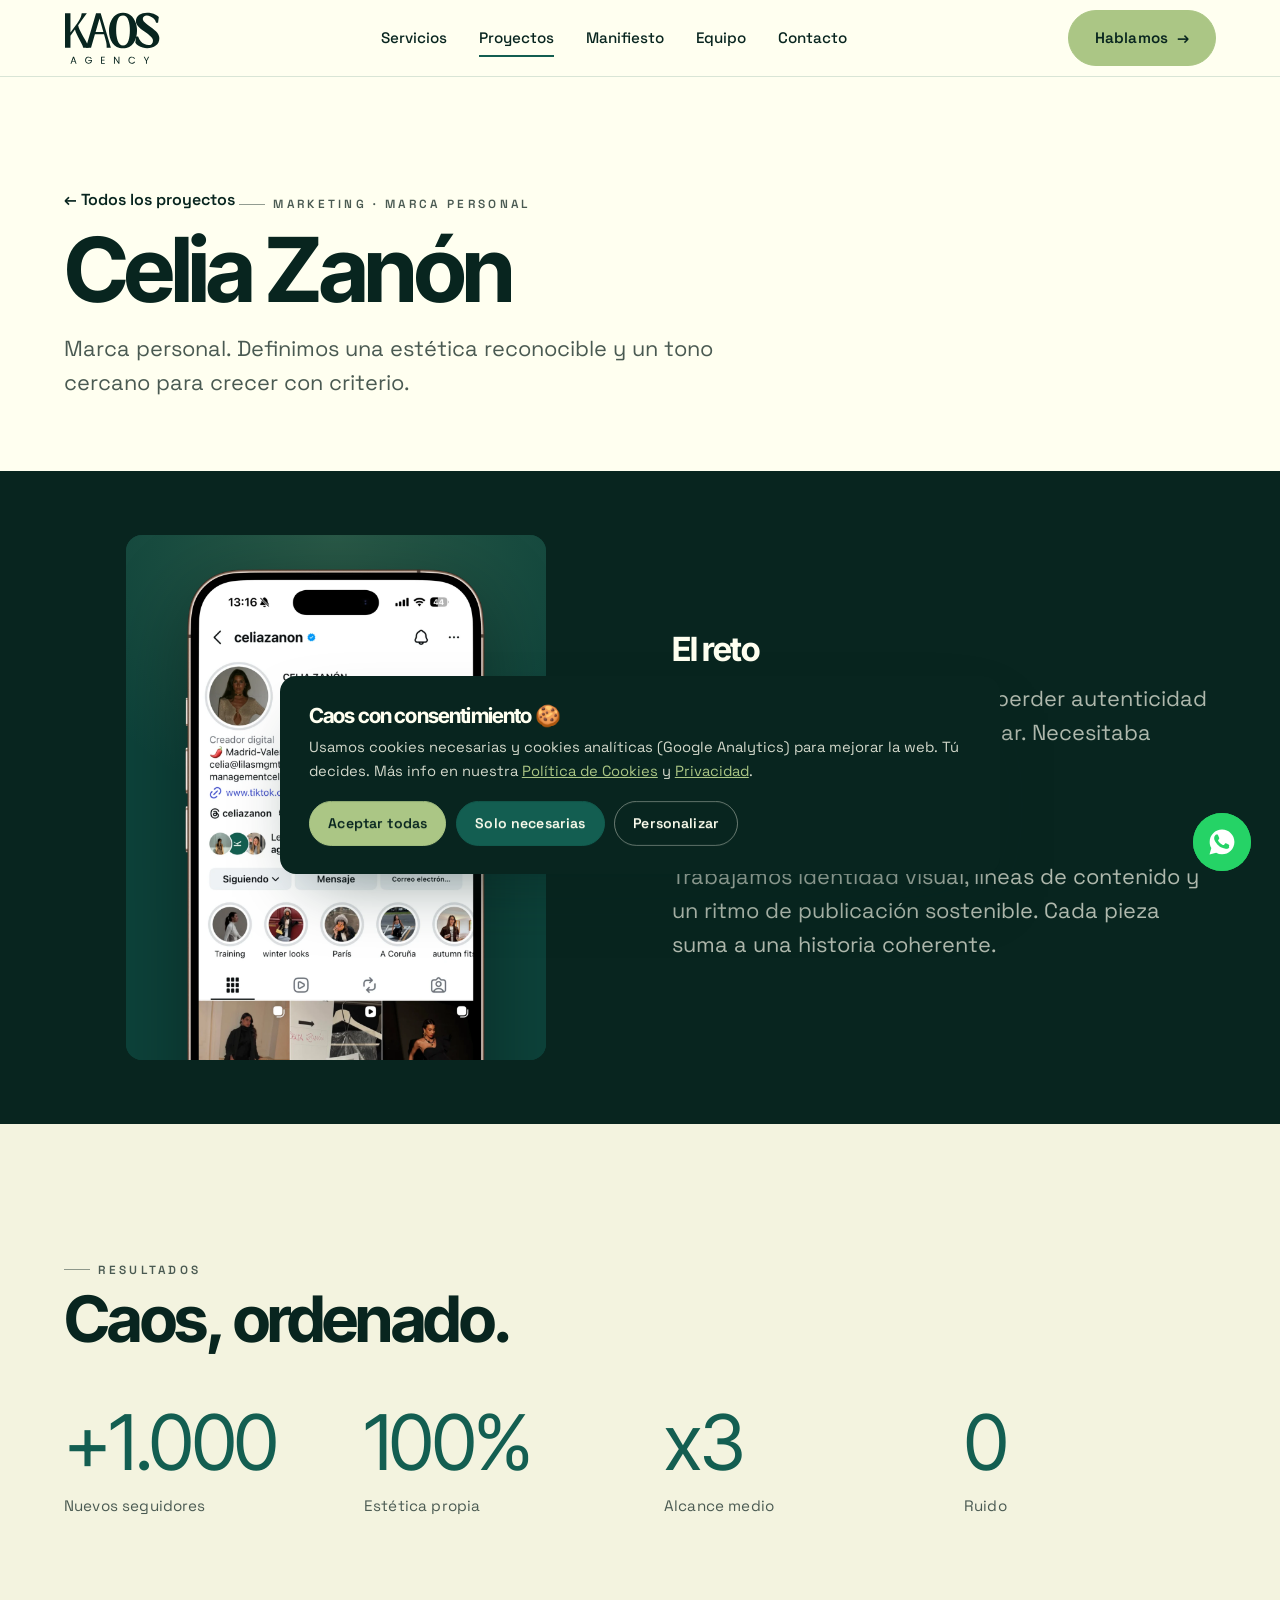
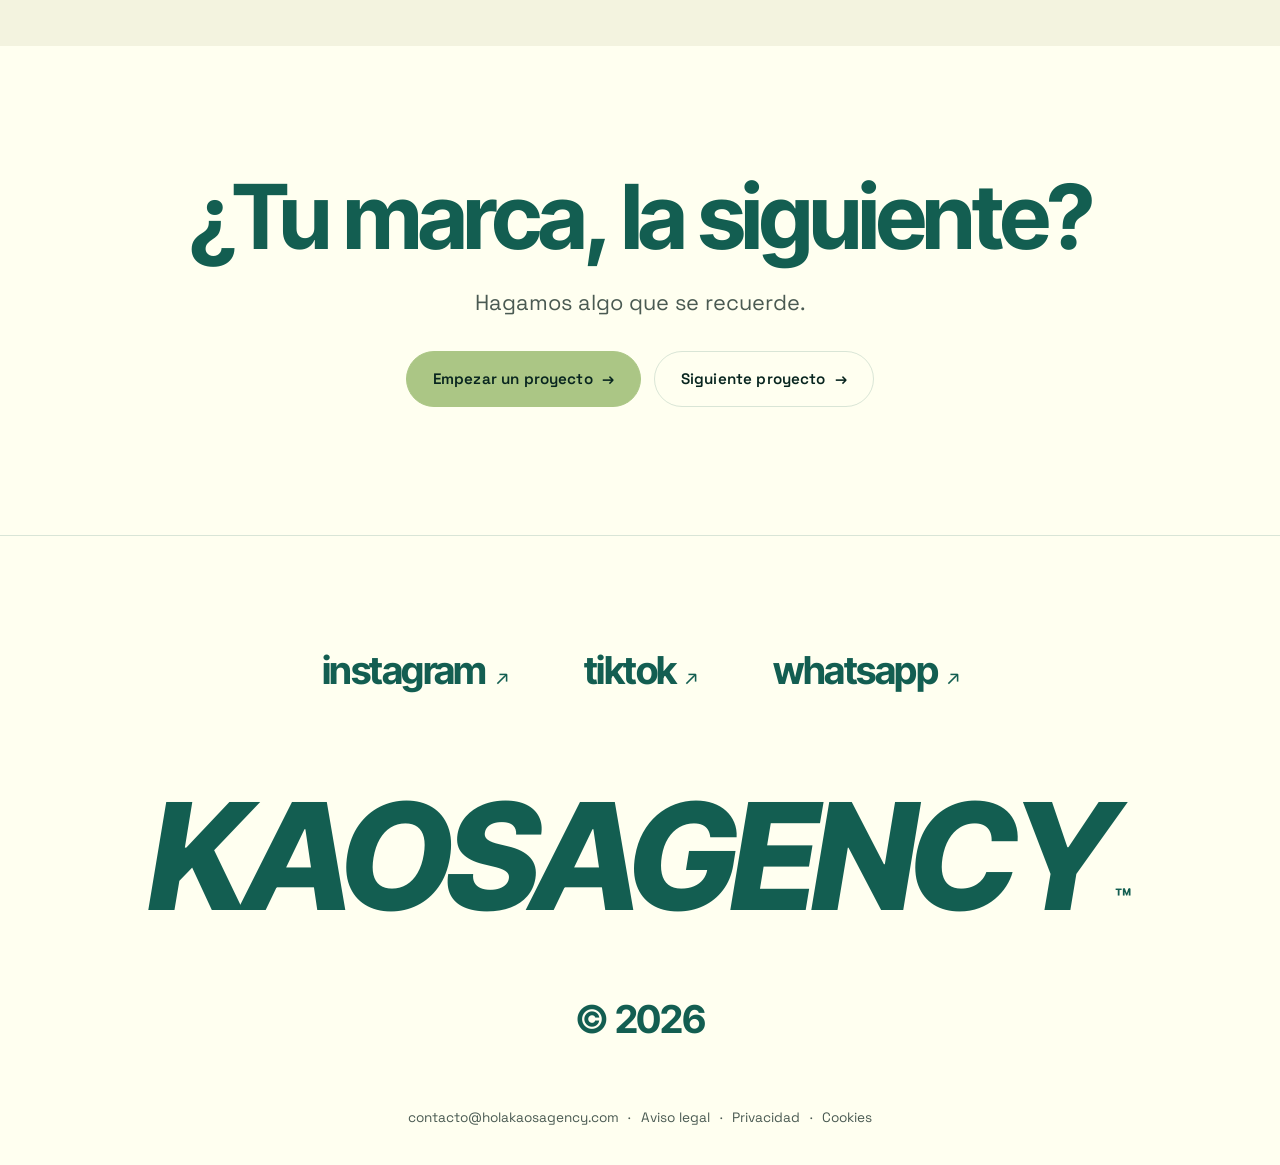
<file: kaos-web/proyecto-celia-zanon.html>
<!DOCTYPE html>
<html lang="es">
<head>
<meta charset="UTF-8">
<meta name="viewport" content="width=device-width, initial-scale=1.0">
<title>Celia Zanón — Caso de estudio | KAOS Agency</title>
<meta name="description" content="Caso de estudio de Celia Zanón: marca personal con estética reconocible y comunidad en crecimiento, de la mano de KAOS Agency.">
<meta name="robots" content="index, follow">
<link rel="canonical" href="https://holakaosagency.com/proyecto-celia-zanon.html">
<meta name="theme-color" content="#135E51">
<meta property="og:type" content="article">
<meta property="og:title" content="Celia Zanón — Caso de estudio | KAOS Agency">
<meta property="og:description" content="Caso de estudio de Celia Zanón: marca personal con estética reconocible y comunidad en crecimiento, de la mano de KAOS Agency.">
<meta property="og:url" content="https://holakaosagency.com/proyecto-celia-zanon.html">
<meta property="og:image" content="https://holakaosagency.com/assets/img/portfolio/celia-zanon.webp">
<meta name="twitter:card" content="summary_large_image">
<meta name="twitter:title" content="Celia Zanón — Caso de estudio | KAOS Agency">
<meta name="twitter:description" content="Caso de estudio de Celia Zanón: marca personal con estética reconocible y comunidad en crecimiento, de la mano de KAOS Agency.">
<meta name="twitter:image" content="https://holakaosagency.com/assets/img/portfolio/celia-zanon.webp">
<link rel="icon" type="image/svg+xml" href="favicon.svg">
<link rel="apple-touch-icon" href="favicon.svg">
<link rel="preconnect" href="https://fonts.googleapis.com">
<link rel="preconnect" href="https://fonts.gstatic.com" crossorigin>
<link href="https://fonts.googleapis.com/css2?family=Inter+Tight:ital,wght@0,300..800;1,400..800&family=Space+Grotesk:wght@400;500;600;700&display=swap" rel="stylesheet">
<link rel="stylesheet" href="css/variables.css?v=20261012">
<link rel="stylesheet" href="css/main.css?v=20261012">
<link rel="stylesheet" href="css/components.css?v=20261012">
</head>
<body class="is-ready">

<div class="scroll-progress" data-progress></div>

<header class="nav nav--inner" data-nav>
  <div class="nav__inner">
    <a class="nav__logo" href="index.html" aria-label="KAOS Agency — Inicio">
      <svg class="logo" aria-hidden="true" focusable="false" xmlns="http://www.w3.org/2000/svg" viewBox="530 341 280 152">
<g fill="currentColor">
<path transform="translate(528.16 445.20)" d="M 20.671875 0 L 4.734375 0 L 4.734375 -100.28125 L 20.671875 -100.28125 L 20.671875 -44.09375 L 40.578125 -71.6875 C 44.160156 -76.601562 46.796875 -80.816406 48.484375 -84.328125 C 50.171875 -87.847656 51.34375 -90.890625 52 -93.453125 C 52.664062 -96.023438 53.179688 -98.300781 53.546875 -100.28125 L 68.5 -100.28125 L 43.109375 -65.53125 C 43.910156 -61.5 45.351562 -57.226562 47.4375 -52.71875 C 49.53125 -48.207031 51.894531 -43.585938 54.53125 -38.859375 C 57.175781 -34.140625 59.832031 -29.453125 62.5 -24.796875 C 65.175781 -20.140625 67.539062 -15.703125 69.59375 -11.484375 C 71.644531 -7.273438 73.078125 -3.445312 73.890625 0 L 57.953125 0 C 56.992188 -3.300781 55.414062 -7.148438 53.21875 -11.546875 C 51.019531 -15.941406 48.617188 -20.539062 46.015625 -25.34375 C 43.410156 -30.144531 40.988281 -34.925781 38.75 -39.6875 C 36.519531 -44.457031 34.890625 -48.894531 33.859375 -53 L 20.671875 -34.859375 Z M 20.671875 0"/>
<path transform="translate(590.72 445.20)" d="M 46.296875 -100.28125 L 75.984375 0 L 63.65625 0 L 63.65625 -4.390625 C 63.65625 -7.984375 63.328125 -11.351562 62.671875 -14.5 C 62.015625 -17.65625 61.28125 -20.628906 60.46875 -23.421875 L 55.96875 -39.03125 L 29.46875 -39.03125 L 18.140625 0 L 3.078125 0 L 32.765625 -100.28125 Z M 42.875 -85 L 31.453125 -45.84375 L 54.09375 -45.84375 Z M 42.875 -85"/>
<path transform="translate(657.35 445.20)" d="M 44.75 1.65625 C 37.789062 1.65625 31.742188 0.28125 26.609375 -2.46875 C 21.472656 -5.21875 17.21875 -8.992188 13.84375 -13.796875 C 10.476562 -18.597656 7.96875 -24.128906 6.3125 -30.390625 C 4.664062 -36.660156 3.84375 -43.28125 3.84375 -50.25 C 3.84375 -55.082031 4.375 -59.953125 5.4375 -64.859375 C 6.5 -69.773438 8.09375 -74.453125 10.21875 -78.890625 C 12.351562 -83.328125 15.050781 -87.285156 18.3125 -90.765625 C 21.570312 -94.242188 25.398438 -96.988281 29.796875 -99 C 34.191406 -101.019531 39.175781 -102.03125 44.75 -102.03125 C 50.320312 -102.03125 55.304688 -101.019531 59.703125 -99 C 64.097656 -96.988281 67.925781 -94.242188 71.1875 -90.765625 C 74.457031 -87.285156 77.15625 -83.328125 79.28125 -78.890625 C 81.40625 -74.453125 83 -69.773438 84.0625 -64.859375 C 85.125 -59.953125 85.65625 -55.082031 85.65625 -50.25 C 85.65625 -43.28125 84.828125 -36.660156 83.171875 -30.390625 C 81.523438 -24.128906 79.015625 -18.597656 75.640625 -13.796875 C 72.273438 -8.992188 68.023438 -5.21875 62.890625 -2.46875 C 57.765625 0.28125 51.71875 1.65625 44.75 1.65625 Z M 44.75 -6.375 C 48.632812 -6.375 51.878906 -7.65625 54.484375 -10.21875 C 57.085938 -12.789062 59.140625 -16.21875 60.640625 -20.5 C 62.140625 -24.789062 63.203125 -29.519531 63.828125 -34.6875 C 64.453125 -39.851562 64.765625 -45.039062 64.765625 -50.25 C 64.765625 -55.226562 64.453125 -60.285156 63.828125 -65.421875 C 63.203125 -70.554688 62.140625 -75.300781 60.640625 -79.65625 C 59.140625 -84.019531 57.085938 -87.519531 54.484375 -90.15625 C 51.878906 -92.800781 48.632812 -94.125 44.75 -94.125 C 41.375 -94.125 38.515625 -93.257812 36.171875 -91.53125 C 33.828125 -89.8125 31.898438 -87.445312 30.390625 -84.4375 C 28.890625 -81.4375 27.738281 -78.046875 26.9375 -74.265625 C 26.132812 -70.492188 25.566406 -66.535156 25.234375 -62.390625 C 24.898438 -58.253906 24.734375 -54.207031 24.734375 -50.25 C 24.734375 -45.039062 25.097656 -39.851562 25.828125 -34.6875 C 26.566406 -29.519531 27.722656 -24.789062 29.296875 -20.5 C 30.878906 -16.21875 32.929688 -12.789062 35.453125 -10.21875 C 37.984375 -7.65625 41.082031 -6.375 44.75 -6.375 Z M 44.75 -6.375"/>
<path transform="translate(734.20 445.20)" d="M 38.375 1.421875 C 34.050781 1.421875 29.6875 0.835938 25.28125 -0.328125 C 20.882812 -1.503906 16.835938 -3.28125 13.140625 -5.65625 C 9.441406 -8.039062 6.34375 -10.992188 3.84375 -14.515625 L 6.046875 -32.65625 L 11.875 -32.65625 C 13.632812 -27.445312 16.160156 -22.972656 19.453125 -19.234375 C 22.753906 -15.503906 26.398438 -12.628906 30.390625 -10.609375 C 34.390625 -8.597656 38.222656 -7.59375 41.890625 -7.59375 C 46.210938 -7.59375 49.53125 -8.742188 51.84375 -11.046875 C 54.15625 -13.359375 55.3125 -16.347656 55.3125 -20.015625 C 55.3125 -22.796875 54.410156 -25.488281 52.609375 -28.09375 C 50.816406 -30.695312 48.4375 -33.257812 45.46875 -35.78125 C 42.5 -38.3125 39.253906 -40.820312 35.734375 -43.3125 C 32.210938 -45.8125 28.675781 -48.359375 25.125 -50.953125 C 21.570312 -53.554688 18.3125 -56.234375 15.34375 -58.984375 C 12.375 -61.734375 9.988281 -64.609375 8.1875 -67.609375 C 6.394531 -70.617188 5.5 -73.8125 5.5 -77.1875 C 5.5 -81.4375 6.394531 -85.117188 8.1875 -88.234375 C 9.988281 -91.347656 12.410156 -93.910156 15.453125 -95.921875 C 18.492188 -97.941406 21.957031 -99.445312 25.84375 -100.4375 C 29.726562 -101.425781 33.796875 -101.921875 38.046875 -101.921875 C 42.367188 -101.921875 46.65625 -101.460938 50.90625 -100.546875 C 55.15625 -99.628906 59.148438 -98.273438 62.890625 -96.484375 C 66.628906 -94.691406 69.78125 -92.507812 72.34375 -89.9375 L 70.15625 -72.90625 L 64.4375 -72.90625 C 63.257812 -77.300781 61.148438 -81.054688 58.109375 -84.171875 C 55.066406 -87.285156 51.675781 -89.648438 47.9375 -91.265625 C 44.195312 -92.878906 40.644531 -93.6875 37.28125 -93.6875 C 33.976562 -93.6875 31.207031 -92.859375 28.96875 -91.203125 C 26.738281 -89.554688 25.625 -87.007812 25.625 -83.5625 C 25.625 -81.507812 26.484375 -79.398438 28.203125 -77.234375 C 29.921875 -75.078125 32.191406 -72.878906 35.015625 -70.640625 C 37.835938 -68.410156 40.9375 -66.082031 44.3125 -63.65625 C 47.6875 -61.238281 51.078125 -58.710938 54.484375 -56.078125 C 57.890625 -53.441406 61.039062 -50.65625 63.9375 -47.71875 C 66.832031 -44.789062 69.175781 -41.710938 70.96875 -38.484375 C 72.769531 -35.253906 73.742188 -31.804688 73.890625 -28.140625 C 74.035156 -23.378906 73.171875 -19.164062 71.296875 -15.5 C 69.429688 -11.832031 66.8125 -8.734375 63.4375 -6.203125 C 60.070312 -3.679688 56.222656 -1.78125 51.890625 -0.5 C 47.566406 0.78125 43.0625 1.421875 38.375 1.421875 Z M 38.375 1.421875"/>
<path transform="translate(547.98 491.70)" d="M 14.1875 -4.5 L 5.359375 -4.5 L 3.734375 0 L 0.953125 0 L 8.265625 -20.09375 L 11.3125 -20.09375 L 18.59375 0 L 15.8125 0 Z M 13.421875 -6.640625 L 9.765625 -16.84375 L 6.125 -6.640625 Z M 13.421875 -6.640625"/>
<path transform="translate(590.37 491.70)" d="M 17.546875 -14.359375 C 16.984375 -15.535156 16.171875 -16.445312 15.109375 -17.09375 C 14.046875 -17.738281 12.804688 -18.0625 11.390625 -18.0625 C 9.984375 -18.0625 8.710938 -17.738281 7.578125 -17.09375 C 6.453125 -16.445312 5.5625 -15.519531 4.90625 -14.3125 C 4.257812 -13.101562 3.9375 -11.707031 3.9375 -10.125 C 3.9375 -8.539062 4.257812 -7.144531 4.90625 -5.9375 C 5.5625 -4.738281 6.453125 -3.816406 7.578125 -3.171875 C 8.710938 -2.523438 9.984375 -2.203125 11.390625 -2.203125 C 13.367188 -2.203125 14.992188 -2.789062 16.265625 -3.96875 C 17.546875 -5.144531 18.289062 -6.742188 18.5 -8.765625 L 10.4375 -8.765625 L 10.4375 -10.90625 L 21.3125 -10.90625 L 21.3125 -8.875 C 21.15625 -7.207031 20.632812 -5.679688 19.75 -4.296875 C 18.863281 -2.921875 17.691406 -1.832031 16.234375 -1.03125 C 14.785156 -0.226562 13.171875 0.171875 11.390625 0.171875 C 9.515625 0.171875 7.800781 -0.265625 6.25 -1.140625 C 4.707031 -2.023438 3.488281 -3.25 2.59375 -4.8125 C 1.695312 -6.375 1.25 -8.144531 1.25 -10.125 C 1.25 -12.09375 1.695312 -13.863281 2.59375 -15.4375 C 3.488281 -17.019531 4.707031 -18.25 6.25 -19.125 C 7.800781 -20 9.515625 -20.4375 11.390625 -20.4375 C 13.535156 -20.4375 15.4375 -19.90625 17.09375 -18.84375 C 18.75 -17.78125 19.953125 -16.285156 20.703125 -14.359375 Z M 17.546875 -14.359375"/>
<path transform="translate(635.78 491.70)" d="M 4.875 -18.0625 L 4.875 -11.3125 L 12.234375 -11.3125 L 12.234375 -9.140625 L 4.875 -9.140625 L 4.875 -2.171875 L 13.109375 -2.171875 L 13.109375 0 L 2.234375 0 L 2.234375 -20.234375 L 13.109375 -20.234375 L 13.109375 -18.0625 Z M 4.875 -18.0625"/>
<path transform="translate(673.50 491.70)" d="M 18.125 0 L 15.484375 0 L 4.875 -16.09375 L 4.875 0 L 2.234375 0 L 2.234375 -20.234375 L 4.875 -20.234375 L 15.484375 -4.171875 L 15.484375 -20.234375 L 18.125 -20.234375 Z M 18.125 0"/>
<path transform="translate(716.73 491.70)" d="M 1.25 -10.125 C 1.25 -12.09375 1.691406 -13.863281 2.578125 -15.4375 C 3.472656 -17.019531 4.6875 -18.253906 6.21875 -19.140625 C 7.757812 -20.023438 9.46875 -20.46875 11.34375 -20.46875 C 13.539062 -20.46875 15.460938 -19.9375 17.109375 -18.875 C 18.753906 -17.8125 19.953125 -16.304688 20.703125 -14.359375 L 17.546875 -14.359375 C 16.984375 -15.578125 16.175781 -16.515625 15.125 -17.171875 C 14.070312 -17.828125 12.8125 -18.15625 11.34375 -18.15625 C 9.925781 -18.15625 8.65625 -17.828125 7.53125 -17.171875 C 6.414062 -16.515625 5.535156 -15.582031 4.890625 -14.375 C 4.253906 -13.164062 3.9375 -11.75 3.9375 -10.125 C 3.9375 -8.519531 4.253906 -7.113281 4.890625 -5.90625 C 5.535156 -4.695312 6.414062 -3.757812 7.53125 -3.09375 C 8.65625 -2.4375 9.925781 -2.109375 11.34375 -2.109375 C 12.8125 -2.109375 14.070312 -2.429688 15.125 -3.078125 C 16.175781 -3.734375 16.984375 -4.671875 17.546875 -5.890625 L 20.703125 -5.890625 C 19.953125 -3.953125 18.753906 -2.457031 17.109375 -1.40625 C 15.460938 -0.351562 13.539062 0.171875 11.34375 0.171875 C 9.46875 0.171875 7.757812 -0.265625 6.21875 -1.140625 C 4.6875 -2.023438 3.472656 -3.25 2.578125 -4.8125 C 1.691406 -6.375 1.25 -8.144531 1.25 -10.125 Z M 1.25 -10.125"/>
<path transform="translate(761.97 491.70)" d="M 16.390625 -20.21875 L 9.796875 -7.625 L 9.796875 0 L 7.15625 0 L 7.15625 -7.625 L 0.546875 -20.21875 L 3.484375 -20.21875 L 8.46875 -9.96875 L 13.453125 -20.21875 Z M 16.390625 -20.21875"/>
</g>
</svg>
    </a>
    <nav class="nav__links" aria-label="Navegación principal">
      <a href="servicios.html">Servicios</a>
      <a href="proyectos.html" class="is-active">Proyectos</a>
      <a href="manifiesto.html">Manifiesto</a>
      <a href="index.html#equipo">Equipo</a>
      <a href="contacto.html">Contacto</a>
    </nav>
    <div class="nav__actions">
      <a href="contacto.html" class="btn btn--accent" data-magnetic>Hablamos <span class="arrow">→</span></a>
      <button class="hamburger" data-burger aria-label="Abrir menú" aria-expanded="false"><span></span><span></span><span></span></button>
    </div>
  </div>
  <div class="nav__mobile" data-mobile>
    <a href="servicios.html"><span class="idx">01</span>Servicios</a>
    <a href="proyectos.html"><span class="idx">02</span>Proyectos</a>
    <a href="manifiesto.html"><span class="idx">03</span>Manifiesto</a>
    <a href="index.html#equipo"><span class="idx">04</span>Equipo</a>
    <a href="contacto.html"><span class="idx">05</span>Contacto</a>
    <div class="nav__mobile-foot">
      <a href="https://instagram.com/agency.kaos" target="_blank" rel="noopener">Instagram</a>
      <a href="https://tiktok.com/@agency.kaos" target="_blank" rel="noopener">TikTok</a>
      <a href="mailto:contacto@holakaosagency.com">Email</a>
    </div>
  </div>
</header>

<main>
  <section class="page-hero bg-cream">
    <div class="wrap">
      <a class="link-underline" href="proyectos.html">← Todos los proyectos</a>
      <p class="kicker" style="margin-top:1.4rem">Marketing · Marca personal</p>
      <h1>Celia Zanón</h1>
      <p class="lead">Marca personal. Definimos una estética reconocible y un tono cercano para crecer con criterio.</p>
    </div>
  </section>

  <section class="section theme-night" style="padding-block:clamp(2.5rem,6vw,4rem)">
    <div class="wrap split" style="align-items:center">
      <div class="work" style="aspect-ratio:4/5;width:min(420px,100%);justify-self:center">
        <div class="work__media"><img src="assets/img/portfolio/celia-zanon.webp" alt="Perfil de Celia Zanón gestionado por KAOS Agency" loading="lazy"></div>
      </div>
      <div>
        <h2 style="font-size:var(--fs-h3);margin-bottom:1rem">El reto</h2>
        <p class="lead">Crecer una marca personal sin perder autenticidad ni caer en el publicar por publicar. Necesitaba dirección y consistencia.</p>
        <h2 style="font-size:var(--fs-h3);margin:1.8rem 0 1rem">Lo que hicimos</h2>
        <p class="lead">Trabajamos identidad visual, líneas de contenido y un ritmo de publicación sostenible. Cada pieza suma a una historia coherente.</p>
      </div>
    </div>
  </section>

  <section class="section bg-surface">
    <div class="wrap">
      <div class="section-head"><p class="kicker">Resultados</p><h2>Caos, ordenado.</h2></div>
      <div class="metrics">
        <div class="metric"><span class="metric__num accent">+1.000</span><span class="metric__label">Nuevos seguidores</span></div>
        <div class="metric"><span class="metric__num accent">100%</span><span class="metric__label">Estética propia</span></div>
        <div class="metric"><span class="metric__num accent">x3</span><span class="metric__label">Alcance medio</span></div>
        <div class="metric"><span class="metric__num accent">0</span><span class="metric__label">Ruido</span></div>
      </div>
      <!-- TODO: sustituir por métricas reales y verificables de este proyecto -->
    </div>
  </section>

  <section class="section bg-cream cta-final">
    <div class="wrap">
      <h2 class="accent">¿Tu marca, la siguiente?</h2>
      <p class="lead">Hagamos algo que se recuerde.</p>
      <div class="hero__cta" style="justify-content:center">
        <a href="contacto.html" class="btn btn--accent" data-magnetic>Empezar un proyecto <span class="arrow">→</span></a>
        <a href="proyecto-darss.html" class="btn btn--ghost">Siguiente proyecto <span class="arrow">→</span></a>
      </div>
    </div>
  </section>
</main>

<footer class="closing">
  <div class="wrap">
    <nav class="closing__social" aria-label="Redes de KAOS Agency">
      <a href="https://instagram.com/agency.kaos" target="_blank" rel="noopener">instagram <span aria-hidden="true">↗</span></a>
      <a href="https://tiktok.com/@agency.kaos" target="_blank" rel="noopener">tiktok <span aria-hidden="true">↗</span></a>
      <!-- TODO: Reemplazar 34XXXXXXXXX con el número real de WhatsApp de KAOS -->
      <a href="https://wa.me/34XXXXXXXXX?text=Hola%2C%20me%20interesa%20saber%20m%C3%A1s%20sobre%20vuestros%20servicios" target="_blank" rel="noopener">whatsapp <span aria-hidden="true">↗</span></a>
    </nav>
    <p class="closing__word" aria-label="KAOS Agency">KAOSAGENCY<span class="closing__tm" aria-hidden="true">™</span></p>
    <p class="closing__copy">© <span data-year>2026</span></p>
    <p class="closing__legal">
      <a href="mailto:contacto@holakaosagency.com">contacto@holakaosagency.com</a>
      <span aria-hidden="true">·</span> <a href="aviso-legal.html">Aviso legal</a>
      <span aria-hidden="true">·</span> <a href="politica-privacidad.html">Privacidad</a>
      <span aria-hidden="true">·</span> <a href="politica-cookies.html">Cookies</a>
    </p>
  </div>
</footer>

<div class="wa-float">
  <span class="wa-float__tip">Escríbenos por WhatsApp</span>
  <a class="wa-float__btn" data-wa href="https://wa.me/34XXXXXXXXX?text=Hola%2C%20me%20interesa%20saber%20m%C3%A1s%20sobre%20vuestros%20servicios" target="_blank" rel="noopener" aria-label="Escríbenos por WhatsApp">
    <svg viewBox="0 0 24 24" fill="currentColor"><path d="M12.04 2c-5.46 0-9.9 4.44-9.9 9.9 0 1.75.46 3.45 1.32 4.95L2 22l5.3-1.38a9.9 9.9 0 0 0 4.73 1.2h.01c5.46 0 9.9-4.44 9.9-9.9S17.5 2 12.04 2zm5.8 14.13c-.24.68-1.4 1.3-1.94 1.34-.5.05-1.13.24-3.7-.78-3.1-1.22-5.07-4.37-5.22-4.57-.15-.2-1.25-1.66-1.25-3.17 0-1.5.79-2.24 1.07-2.55.28-.3.61-.38.81-.38.2 0 .4 0 .58.01.19.01.44-.07.68.52.24.6.83 2.07.9 2.22.07.15.12.32.02.52-.1.2-.15.32-.3.5-.15.18-.31.39-.44.52-.15.15-.3.31-.13.6.17.3.76 1.25 1.63 2.02 1.12 1 2.07 1.31 2.36 1.46.3.15.47.13.64-.08.17-.2.74-.86.94-1.16.2-.3.4-.25.67-.15.27.1 1.72.81 2.01.96.3.15.5.22.57.34.07.13.07.72-.17 1.4z"/></svg>
  </a>
</div>
<button class="to-top" data-totop aria-label="Volver arriba"><svg viewBox="0 0 24 24" width="20" height="20" fill="none" stroke="currentColor" stroke-width="2"><path d="M12 19V5M5 12l7-7 7 7"/></svg></button>

<aside class="cookie" data-cookie-banner role="dialog" aria-label="Aviso de cookies" aria-live="polite">
  <h3>Caos con consentimiento 🍪</h3>
  <p>Usamos cookies necesarias y cookies analíticas (Google Analytics) para mejorar la web. Tú decides. Más info en nuestra <a href="politica-cookies.html">Política de Cookies</a> y <a href="politica-privacidad.html">Privacidad</a>.</p>
  <div class="cookie__prefs" data-cookie-prefs>
    <div class="cookie__pref"><span>Necesarias<small>Imprescindibles. Siempre activas.</small></span><label class="switch"><input type="checkbox" checked disabled><span class="track"></span></label></div>
    <div class="cookie__pref"><span>Analíticas<small>Google Analytics 4 (anónimo).</small></span><label class="switch"><input type="checkbox" id="cookie-analytics"><span class="track"></span></label></div>
  </div>
  <div class="cookie__actions">
    <button class="btn btn--accent" data-cookie="accept">Aceptar todas</button>
    <button class="btn btn--solid" data-cookie="necessary">Solo necesarias</button>
    <button class="btn btn--ghost" style="--btn-fg:var(--cream);border-color:rgba(255,255,240,.4)" data-cookie="customize">Personalizar</button>
    <button class="btn btn--ghost" style="--btn-fg:var(--cream);border-color:rgba(255,255,240,.4);display:none" data-cookie="save">Guardar elección</button>
  </div>
</aside>

<script defer src="js/analytics.js?v=20261012"></script>
<script defer src="js/cookies.js?v=20261012"></script>
<script defer src="js/main.js?v=20261012"></script>
</body>
</html>
</file>
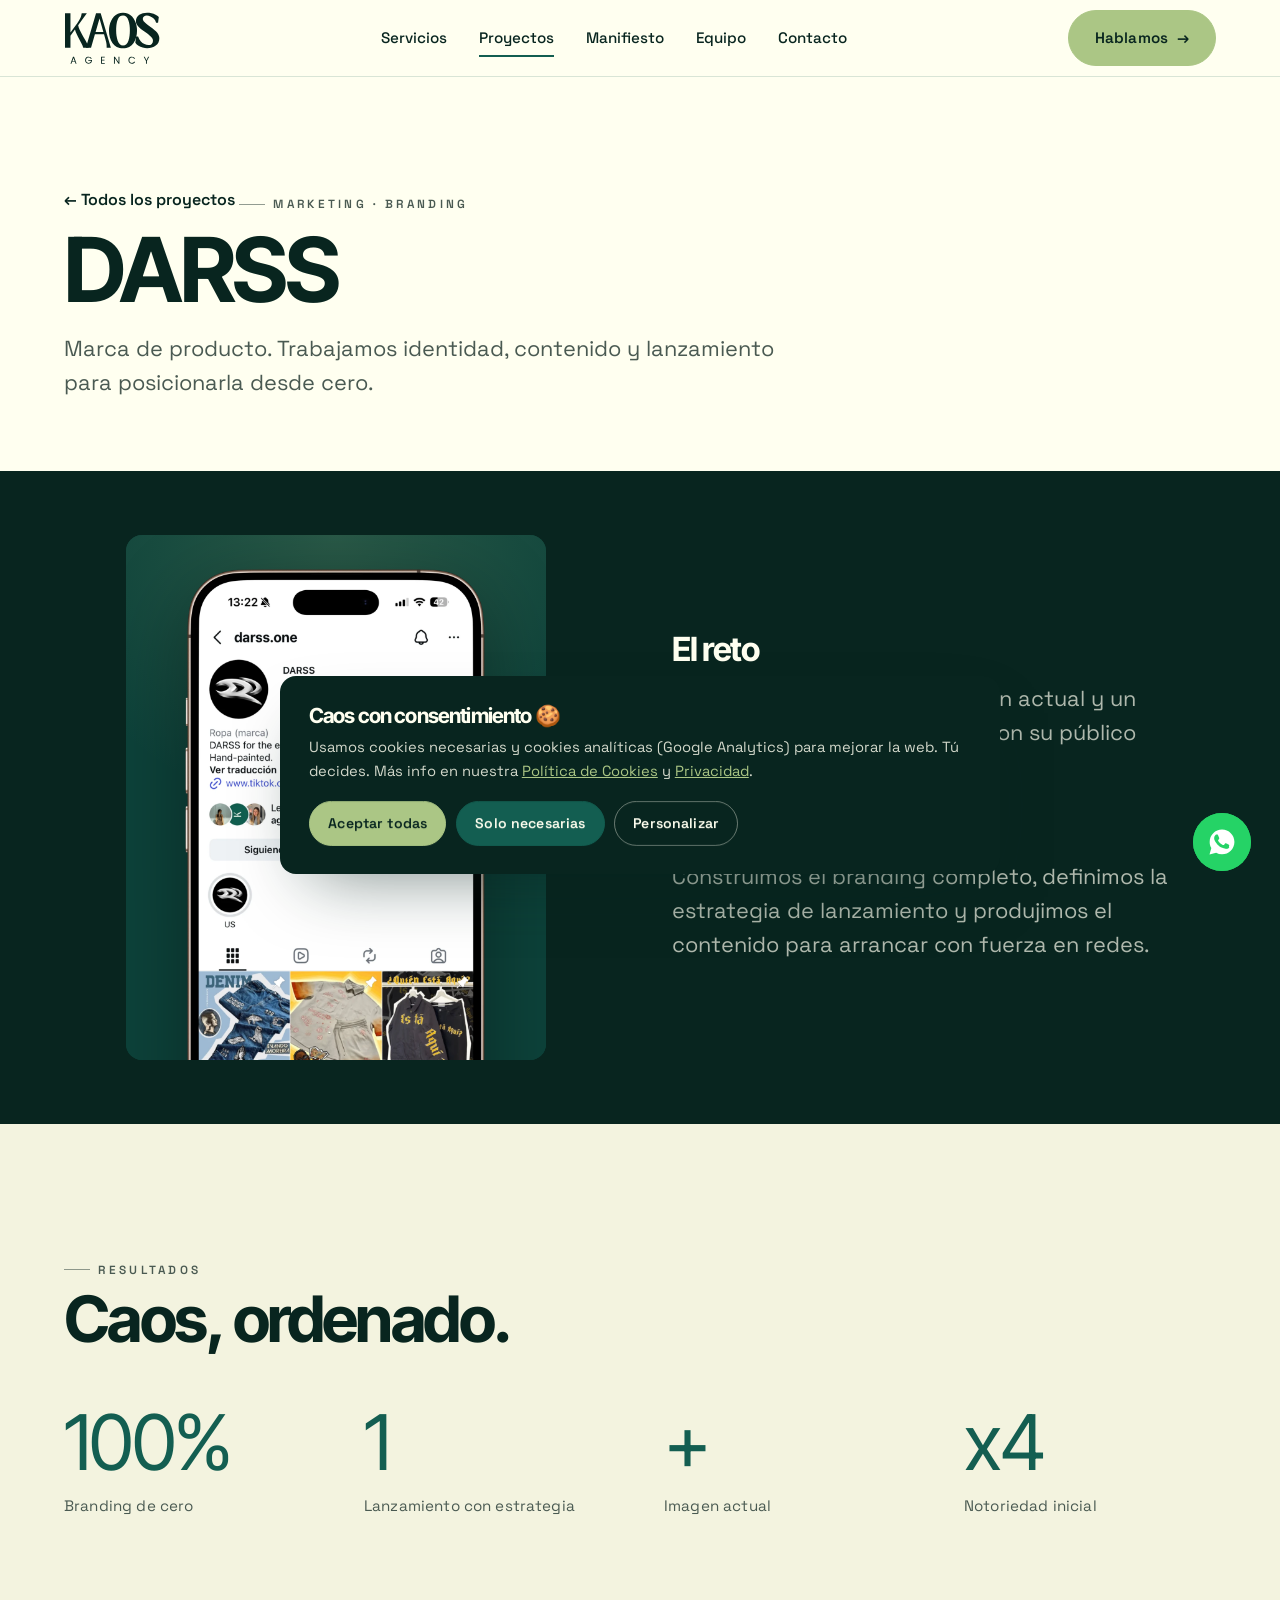
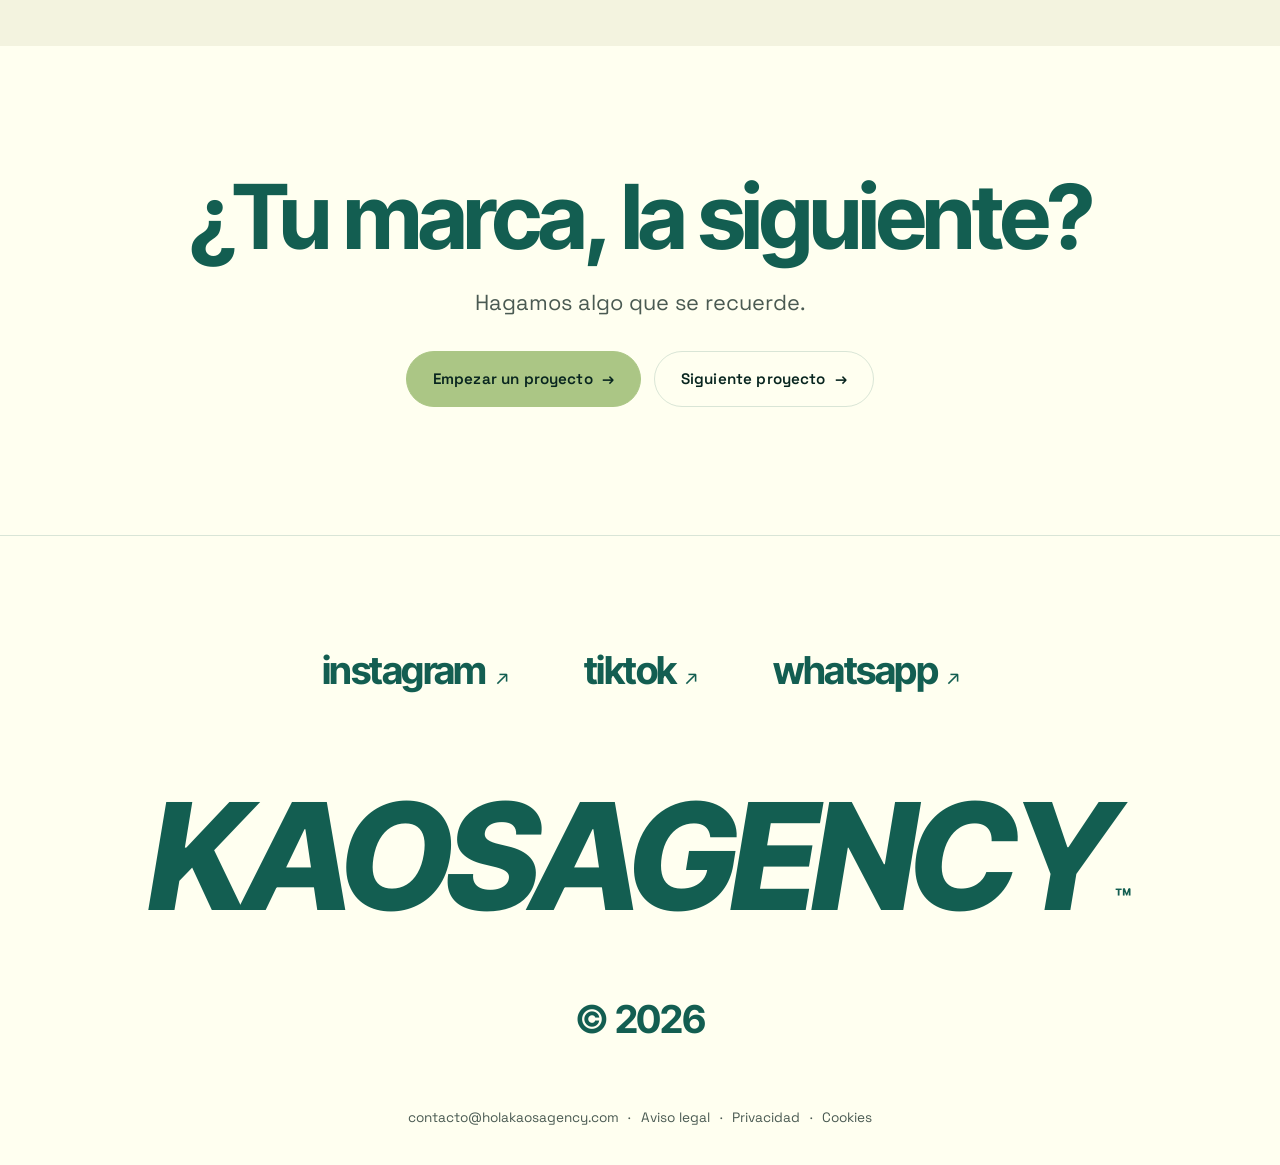
<file: kaos-web/proyecto-darss.html>
<!DOCTYPE html>
<html lang="es">
<head>
<meta charset="UTF-8">
<meta name="viewport" content="width=device-width, initial-scale=1.0">
<title>DARSS — Caso de estudio | KAOS Agency</title>
<meta name="description" content="Caso de estudio de DARSS: branding y lanzamiento de marca de producto con imagen actual y mensaje claro, por KAOS Agency.">
<meta name="robots" content="index, follow">
<link rel="canonical" href="https://holakaosagency.com/proyecto-darss.html">
<meta name="theme-color" content="#135E51">
<meta property="og:type" content="article">
<meta property="og:title" content="DARSS — Caso de estudio | KAOS Agency">
<meta property="og:description" content="Caso de estudio de DARSS: branding y lanzamiento de marca de producto con imagen actual y mensaje claro, por KAOS Agency.">
<meta property="og:url" content="https://holakaosagency.com/proyecto-darss.html">
<meta property="og:image" content="https://holakaosagency.com/assets/img/portfolio/darss.webp">
<meta name="twitter:card" content="summary_large_image">
<meta name="twitter:title" content="DARSS — Caso de estudio | KAOS Agency">
<meta name="twitter:description" content="Caso de estudio de DARSS: branding y lanzamiento de marca de producto con imagen actual y mensaje claro, por KAOS Agency.">
<meta name="twitter:image" content="https://holakaosagency.com/assets/img/portfolio/darss.webp">
<link rel="icon" type="image/svg+xml" href="favicon.svg">
<link rel="apple-touch-icon" href="favicon.svg">
<link rel="preconnect" href="https://fonts.googleapis.com">
<link rel="preconnect" href="https://fonts.gstatic.com" crossorigin>
<link href="https://fonts.googleapis.com/css2?family=Inter+Tight:ital,wght@0,300..800;1,400..800&family=Space+Grotesk:wght@400;500;600;700&display=swap" rel="stylesheet">
<link rel="stylesheet" href="css/variables.css?v=20261012">
<link rel="stylesheet" href="css/main.css?v=20261012">
<link rel="stylesheet" href="css/components.css?v=20261012">
</head>
<body class="is-ready">

<div class="scroll-progress" data-progress></div>

<header class="nav nav--inner" data-nav>
  <div class="nav__inner">
    <a class="nav__logo" href="index.html" aria-label="KAOS Agency — Inicio">
      <svg class="logo" aria-hidden="true" focusable="false" xmlns="http://www.w3.org/2000/svg" viewBox="530 341 280 152">
<g fill="currentColor">
<path transform="translate(528.16 445.20)" d="M 20.671875 0 L 4.734375 0 L 4.734375 -100.28125 L 20.671875 -100.28125 L 20.671875 -44.09375 L 40.578125 -71.6875 C 44.160156 -76.601562 46.796875 -80.816406 48.484375 -84.328125 C 50.171875 -87.847656 51.34375 -90.890625 52 -93.453125 C 52.664062 -96.023438 53.179688 -98.300781 53.546875 -100.28125 L 68.5 -100.28125 L 43.109375 -65.53125 C 43.910156 -61.5 45.351562 -57.226562 47.4375 -52.71875 C 49.53125 -48.207031 51.894531 -43.585938 54.53125 -38.859375 C 57.175781 -34.140625 59.832031 -29.453125 62.5 -24.796875 C 65.175781 -20.140625 67.539062 -15.703125 69.59375 -11.484375 C 71.644531 -7.273438 73.078125 -3.445312 73.890625 0 L 57.953125 0 C 56.992188 -3.300781 55.414062 -7.148438 53.21875 -11.546875 C 51.019531 -15.941406 48.617188 -20.539062 46.015625 -25.34375 C 43.410156 -30.144531 40.988281 -34.925781 38.75 -39.6875 C 36.519531 -44.457031 34.890625 -48.894531 33.859375 -53 L 20.671875 -34.859375 Z M 20.671875 0"/>
<path transform="translate(590.72 445.20)" d="M 46.296875 -100.28125 L 75.984375 0 L 63.65625 0 L 63.65625 -4.390625 C 63.65625 -7.984375 63.328125 -11.351562 62.671875 -14.5 C 62.015625 -17.65625 61.28125 -20.628906 60.46875 -23.421875 L 55.96875 -39.03125 L 29.46875 -39.03125 L 18.140625 0 L 3.078125 0 L 32.765625 -100.28125 Z M 42.875 -85 L 31.453125 -45.84375 L 54.09375 -45.84375 Z M 42.875 -85"/>
<path transform="translate(657.35 445.20)" d="M 44.75 1.65625 C 37.789062 1.65625 31.742188 0.28125 26.609375 -2.46875 C 21.472656 -5.21875 17.21875 -8.992188 13.84375 -13.796875 C 10.476562 -18.597656 7.96875 -24.128906 6.3125 -30.390625 C 4.664062 -36.660156 3.84375 -43.28125 3.84375 -50.25 C 3.84375 -55.082031 4.375 -59.953125 5.4375 -64.859375 C 6.5 -69.773438 8.09375 -74.453125 10.21875 -78.890625 C 12.351562 -83.328125 15.050781 -87.285156 18.3125 -90.765625 C 21.570312 -94.242188 25.398438 -96.988281 29.796875 -99 C 34.191406 -101.019531 39.175781 -102.03125 44.75 -102.03125 C 50.320312 -102.03125 55.304688 -101.019531 59.703125 -99 C 64.097656 -96.988281 67.925781 -94.242188 71.1875 -90.765625 C 74.457031 -87.285156 77.15625 -83.328125 79.28125 -78.890625 C 81.40625 -74.453125 83 -69.773438 84.0625 -64.859375 C 85.125 -59.953125 85.65625 -55.082031 85.65625 -50.25 C 85.65625 -43.28125 84.828125 -36.660156 83.171875 -30.390625 C 81.523438 -24.128906 79.015625 -18.597656 75.640625 -13.796875 C 72.273438 -8.992188 68.023438 -5.21875 62.890625 -2.46875 C 57.765625 0.28125 51.71875 1.65625 44.75 1.65625 Z M 44.75 -6.375 C 48.632812 -6.375 51.878906 -7.65625 54.484375 -10.21875 C 57.085938 -12.789062 59.140625 -16.21875 60.640625 -20.5 C 62.140625 -24.789062 63.203125 -29.519531 63.828125 -34.6875 C 64.453125 -39.851562 64.765625 -45.039062 64.765625 -50.25 C 64.765625 -55.226562 64.453125 -60.285156 63.828125 -65.421875 C 63.203125 -70.554688 62.140625 -75.300781 60.640625 -79.65625 C 59.140625 -84.019531 57.085938 -87.519531 54.484375 -90.15625 C 51.878906 -92.800781 48.632812 -94.125 44.75 -94.125 C 41.375 -94.125 38.515625 -93.257812 36.171875 -91.53125 C 33.828125 -89.8125 31.898438 -87.445312 30.390625 -84.4375 C 28.890625 -81.4375 27.738281 -78.046875 26.9375 -74.265625 C 26.132812 -70.492188 25.566406 -66.535156 25.234375 -62.390625 C 24.898438 -58.253906 24.734375 -54.207031 24.734375 -50.25 C 24.734375 -45.039062 25.097656 -39.851562 25.828125 -34.6875 C 26.566406 -29.519531 27.722656 -24.789062 29.296875 -20.5 C 30.878906 -16.21875 32.929688 -12.789062 35.453125 -10.21875 C 37.984375 -7.65625 41.082031 -6.375 44.75 -6.375 Z M 44.75 -6.375"/>
<path transform="translate(734.20 445.20)" d="M 38.375 1.421875 C 34.050781 1.421875 29.6875 0.835938 25.28125 -0.328125 C 20.882812 -1.503906 16.835938 -3.28125 13.140625 -5.65625 C 9.441406 -8.039062 6.34375 -10.992188 3.84375 -14.515625 L 6.046875 -32.65625 L 11.875 -32.65625 C 13.632812 -27.445312 16.160156 -22.972656 19.453125 -19.234375 C 22.753906 -15.503906 26.398438 -12.628906 30.390625 -10.609375 C 34.390625 -8.597656 38.222656 -7.59375 41.890625 -7.59375 C 46.210938 -7.59375 49.53125 -8.742188 51.84375 -11.046875 C 54.15625 -13.359375 55.3125 -16.347656 55.3125 -20.015625 C 55.3125 -22.796875 54.410156 -25.488281 52.609375 -28.09375 C 50.816406 -30.695312 48.4375 -33.257812 45.46875 -35.78125 C 42.5 -38.3125 39.253906 -40.820312 35.734375 -43.3125 C 32.210938 -45.8125 28.675781 -48.359375 25.125 -50.953125 C 21.570312 -53.554688 18.3125 -56.234375 15.34375 -58.984375 C 12.375 -61.734375 9.988281 -64.609375 8.1875 -67.609375 C 6.394531 -70.617188 5.5 -73.8125 5.5 -77.1875 C 5.5 -81.4375 6.394531 -85.117188 8.1875 -88.234375 C 9.988281 -91.347656 12.410156 -93.910156 15.453125 -95.921875 C 18.492188 -97.941406 21.957031 -99.445312 25.84375 -100.4375 C 29.726562 -101.425781 33.796875 -101.921875 38.046875 -101.921875 C 42.367188 -101.921875 46.65625 -101.460938 50.90625 -100.546875 C 55.15625 -99.628906 59.148438 -98.273438 62.890625 -96.484375 C 66.628906 -94.691406 69.78125 -92.507812 72.34375 -89.9375 L 70.15625 -72.90625 L 64.4375 -72.90625 C 63.257812 -77.300781 61.148438 -81.054688 58.109375 -84.171875 C 55.066406 -87.285156 51.675781 -89.648438 47.9375 -91.265625 C 44.195312 -92.878906 40.644531 -93.6875 37.28125 -93.6875 C 33.976562 -93.6875 31.207031 -92.859375 28.96875 -91.203125 C 26.738281 -89.554688 25.625 -87.007812 25.625 -83.5625 C 25.625 -81.507812 26.484375 -79.398438 28.203125 -77.234375 C 29.921875 -75.078125 32.191406 -72.878906 35.015625 -70.640625 C 37.835938 -68.410156 40.9375 -66.082031 44.3125 -63.65625 C 47.6875 -61.238281 51.078125 -58.710938 54.484375 -56.078125 C 57.890625 -53.441406 61.039062 -50.65625 63.9375 -47.71875 C 66.832031 -44.789062 69.175781 -41.710938 70.96875 -38.484375 C 72.769531 -35.253906 73.742188 -31.804688 73.890625 -28.140625 C 74.035156 -23.378906 73.171875 -19.164062 71.296875 -15.5 C 69.429688 -11.832031 66.8125 -8.734375 63.4375 -6.203125 C 60.070312 -3.679688 56.222656 -1.78125 51.890625 -0.5 C 47.566406 0.78125 43.0625 1.421875 38.375 1.421875 Z M 38.375 1.421875"/>
<path transform="translate(547.98 491.70)" d="M 14.1875 -4.5 L 5.359375 -4.5 L 3.734375 0 L 0.953125 0 L 8.265625 -20.09375 L 11.3125 -20.09375 L 18.59375 0 L 15.8125 0 Z M 13.421875 -6.640625 L 9.765625 -16.84375 L 6.125 -6.640625 Z M 13.421875 -6.640625"/>
<path transform="translate(590.37 491.70)" d="M 17.546875 -14.359375 C 16.984375 -15.535156 16.171875 -16.445312 15.109375 -17.09375 C 14.046875 -17.738281 12.804688 -18.0625 11.390625 -18.0625 C 9.984375 -18.0625 8.710938 -17.738281 7.578125 -17.09375 C 6.453125 -16.445312 5.5625 -15.519531 4.90625 -14.3125 C 4.257812 -13.101562 3.9375 -11.707031 3.9375 -10.125 C 3.9375 -8.539062 4.257812 -7.144531 4.90625 -5.9375 C 5.5625 -4.738281 6.453125 -3.816406 7.578125 -3.171875 C 8.710938 -2.523438 9.984375 -2.203125 11.390625 -2.203125 C 13.367188 -2.203125 14.992188 -2.789062 16.265625 -3.96875 C 17.546875 -5.144531 18.289062 -6.742188 18.5 -8.765625 L 10.4375 -8.765625 L 10.4375 -10.90625 L 21.3125 -10.90625 L 21.3125 -8.875 C 21.15625 -7.207031 20.632812 -5.679688 19.75 -4.296875 C 18.863281 -2.921875 17.691406 -1.832031 16.234375 -1.03125 C 14.785156 -0.226562 13.171875 0.171875 11.390625 0.171875 C 9.515625 0.171875 7.800781 -0.265625 6.25 -1.140625 C 4.707031 -2.023438 3.488281 -3.25 2.59375 -4.8125 C 1.695312 -6.375 1.25 -8.144531 1.25 -10.125 C 1.25 -12.09375 1.695312 -13.863281 2.59375 -15.4375 C 3.488281 -17.019531 4.707031 -18.25 6.25 -19.125 C 7.800781 -20 9.515625 -20.4375 11.390625 -20.4375 C 13.535156 -20.4375 15.4375 -19.90625 17.09375 -18.84375 C 18.75 -17.78125 19.953125 -16.285156 20.703125 -14.359375 Z M 17.546875 -14.359375"/>
<path transform="translate(635.78 491.70)" d="M 4.875 -18.0625 L 4.875 -11.3125 L 12.234375 -11.3125 L 12.234375 -9.140625 L 4.875 -9.140625 L 4.875 -2.171875 L 13.109375 -2.171875 L 13.109375 0 L 2.234375 0 L 2.234375 -20.234375 L 13.109375 -20.234375 L 13.109375 -18.0625 Z M 4.875 -18.0625"/>
<path transform="translate(673.50 491.70)" d="M 18.125 0 L 15.484375 0 L 4.875 -16.09375 L 4.875 0 L 2.234375 0 L 2.234375 -20.234375 L 4.875 -20.234375 L 15.484375 -4.171875 L 15.484375 -20.234375 L 18.125 -20.234375 Z M 18.125 0"/>
<path transform="translate(716.73 491.70)" d="M 1.25 -10.125 C 1.25 -12.09375 1.691406 -13.863281 2.578125 -15.4375 C 3.472656 -17.019531 4.6875 -18.253906 6.21875 -19.140625 C 7.757812 -20.023438 9.46875 -20.46875 11.34375 -20.46875 C 13.539062 -20.46875 15.460938 -19.9375 17.109375 -18.875 C 18.753906 -17.8125 19.953125 -16.304688 20.703125 -14.359375 L 17.546875 -14.359375 C 16.984375 -15.578125 16.175781 -16.515625 15.125 -17.171875 C 14.070312 -17.828125 12.8125 -18.15625 11.34375 -18.15625 C 9.925781 -18.15625 8.65625 -17.828125 7.53125 -17.171875 C 6.414062 -16.515625 5.535156 -15.582031 4.890625 -14.375 C 4.253906 -13.164062 3.9375 -11.75 3.9375 -10.125 C 3.9375 -8.519531 4.253906 -7.113281 4.890625 -5.90625 C 5.535156 -4.695312 6.414062 -3.757812 7.53125 -3.09375 C 8.65625 -2.4375 9.925781 -2.109375 11.34375 -2.109375 C 12.8125 -2.109375 14.070312 -2.429688 15.125 -3.078125 C 16.175781 -3.734375 16.984375 -4.671875 17.546875 -5.890625 L 20.703125 -5.890625 C 19.953125 -3.953125 18.753906 -2.457031 17.109375 -1.40625 C 15.460938 -0.351562 13.539062 0.171875 11.34375 0.171875 C 9.46875 0.171875 7.757812 -0.265625 6.21875 -1.140625 C 4.6875 -2.023438 3.472656 -3.25 2.578125 -4.8125 C 1.691406 -6.375 1.25 -8.144531 1.25 -10.125 Z M 1.25 -10.125"/>
<path transform="translate(761.97 491.70)" d="M 16.390625 -20.21875 L 9.796875 -7.625 L 9.796875 0 L 7.15625 0 L 7.15625 -7.625 L 0.546875 -20.21875 L 3.484375 -20.21875 L 8.46875 -9.96875 L 13.453125 -20.21875 Z M 16.390625 -20.21875"/>
</g>
</svg>
    </a>
    <nav class="nav__links" aria-label="Navegación principal">
      <a href="servicios.html">Servicios</a>
      <a href="proyectos.html" class="is-active">Proyectos</a>
      <a href="manifiesto.html">Manifiesto</a>
      <a href="index.html#equipo">Equipo</a>
      <a href="contacto.html">Contacto</a>
    </nav>
    <div class="nav__actions">
      <a href="contacto.html" class="btn btn--accent" data-magnetic>Hablamos <span class="arrow">→</span></a>
      <button class="hamburger" data-burger aria-label="Abrir menú" aria-expanded="false"><span></span><span></span><span></span></button>
    </div>
  </div>
  <div class="nav__mobile" data-mobile>
    <a href="servicios.html"><span class="idx">01</span>Servicios</a>
    <a href="proyectos.html"><span class="idx">02</span>Proyectos</a>
    <a href="manifiesto.html"><span class="idx">03</span>Manifiesto</a>
    <a href="index.html#equipo"><span class="idx">04</span>Equipo</a>
    <a href="contacto.html"><span class="idx">05</span>Contacto</a>
    <div class="nav__mobile-foot">
      <a href="https://instagram.com/agency.kaos" target="_blank" rel="noopener">Instagram</a>
      <a href="https://tiktok.com/@agency.kaos" target="_blank" rel="noopener">TikTok</a>
      <a href="mailto:contacto@holakaosagency.com">Email</a>
    </div>
  </div>
</header>

<main>
  <section class="page-hero bg-cream">
    <div class="wrap">
      <a class="link-underline" href="proyectos.html">← Todos los proyectos</a>
      <p class="kicker" style="margin-top:1.4rem">Marketing · Branding</p>
      <h1>DARSS</h1>
      <p class="lead">Marca de producto. Trabajamos identidad, contenido y lanzamiento para posicionarla desde cero.</p>
    </div>
  </section>

  <section class="section theme-night" style="padding-block:clamp(2.5rem,6vw,4rem)">
    <div class="wrap split" style="align-items:center">
      <div class="work" style="aspect-ratio:4/5;width:min(420px,100%);justify-self:center">
        <div class="work__media"><img src="assets/img/portfolio/darss.webp" alt="Perfil de DARSS gestionado por KAOS Agency" loading="lazy"></div>
      </div>
      <div>
        <h2 style="font-size:var(--fs-h3);margin-bottom:1rem">El reto</h2>
        <p class="lead">Salir al mercado con una imagen actual y un mensaje claro que conectara con su público objetivo desde el primer día.</p>
        <h2 style="font-size:var(--fs-h3);margin:1.8rem 0 1rem">Lo que hicimos</h2>
        <p class="lead">Construimos el branding completo, definimos la estrategia de lanzamiento y produjimos el contenido para arrancar con fuerza en redes.</p>
      </div>
    </div>
  </section>

  <section class="section bg-surface">
    <div class="wrap">
      <div class="section-head"><p class="kicker">Resultados</p><h2>Caos, ordenado.</h2></div>
      <div class="metrics">
        <div class="metric"><span class="metric__num accent">100%</span><span class="metric__label">Branding de cero</span></div>
        <div class="metric"><span class="metric__num accent">1</span><span class="metric__label">Lanzamiento con estrategia</span></div>
        <div class="metric"><span class="metric__num accent">+</span><span class="metric__label">Imagen actual</span></div>
        <div class="metric"><span class="metric__num accent">x4</span><span class="metric__label">Notoriedad inicial</span></div>
      </div>
      <!-- TODO: sustituir por métricas reales y verificables de este proyecto -->
    </div>
  </section>

  <section class="section bg-cream cta-final">
    <div class="wrap">
      <h2 class="accent">¿Tu marca, la siguiente?</h2>
      <p class="lead">Hagamos algo que se recuerde.</p>
      <div class="hero__cta" style="justify-content:center">
        <a href="contacto.html" class="btn btn--accent" data-magnetic>Empezar un proyecto <span class="arrow">→</span></a>
        <a href="proyecto-debodas.html" class="btn btn--ghost">Siguiente proyecto <span class="arrow">→</span></a>
      </div>
    </div>
  </section>
</main>

<footer class="closing">
  <div class="wrap">
    <nav class="closing__social" aria-label="Redes de KAOS Agency">
      <a href="https://instagram.com/agency.kaos" target="_blank" rel="noopener">instagram <span aria-hidden="true">↗</span></a>
      <a href="https://tiktok.com/@agency.kaos" target="_blank" rel="noopener">tiktok <span aria-hidden="true">↗</span></a>
      <!-- TODO: Reemplazar 34XXXXXXXXX con el número real de WhatsApp de KAOS -->
      <a href="https://wa.me/34XXXXXXXXX?text=Hola%2C%20me%20interesa%20saber%20m%C3%A1s%20sobre%20vuestros%20servicios" target="_blank" rel="noopener">whatsapp <span aria-hidden="true">↗</span></a>
    </nav>
    <p class="closing__word" aria-label="KAOS Agency">KAOSAGENCY<span class="closing__tm" aria-hidden="true">™</span></p>
    <p class="closing__copy">© <span data-year>2026</span></p>
    <p class="closing__legal">
      <a href="mailto:contacto@holakaosagency.com">contacto@holakaosagency.com</a>
      <span aria-hidden="true">·</span> <a href="aviso-legal.html">Aviso legal</a>
      <span aria-hidden="true">·</span> <a href="politica-privacidad.html">Privacidad</a>
      <span aria-hidden="true">·</span> <a href="politica-cookies.html">Cookies</a>
    </p>
  </div>
</footer>

<div class="wa-float">
  <span class="wa-float__tip">Escríbenos por WhatsApp</span>
  <a class="wa-float__btn" data-wa href="https://wa.me/34XXXXXXXXX?text=Hola%2C%20me%20interesa%20saber%20m%C3%A1s%20sobre%20vuestros%20servicios" target="_blank" rel="noopener" aria-label="Escríbenos por WhatsApp">
    <svg viewBox="0 0 24 24" fill="currentColor"><path d="M12.04 2c-5.46 0-9.9 4.44-9.9 9.9 0 1.75.46 3.45 1.32 4.95L2 22l5.3-1.38a9.9 9.9 0 0 0 4.73 1.2h.01c5.46 0 9.9-4.44 9.9-9.9S17.5 2 12.04 2zm5.8 14.13c-.24.68-1.4 1.3-1.94 1.34-.5.05-1.13.24-3.7-.78-3.1-1.22-5.07-4.37-5.22-4.57-.15-.2-1.25-1.66-1.25-3.17 0-1.5.79-2.24 1.07-2.55.28-.3.61-.38.81-.38.2 0 .4 0 .58.01.19.01.44-.07.68.52.24.6.83 2.07.9 2.22.07.15.12.32.02.52-.1.2-.15.32-.3.5-.15.18-.31.39-.44.52-.15.15-.3.31-.13.6.17.3.76 1.25 1.63 2.02 1.12 1 2.07 1.31 2.36 1.46.3.15.47.13.64-.08.17-.2.74-.86.94-1.16.2-.3.4-.25.67-.15.27.1 1.72.81 2.01.96.3.15.5.22.57.34.07.13.07.72-.17 1.4z"/></svg>
  </a>
</div>
<button class="to-top" data-totop aria-label="Volver arriba"><svg viewBox="0 0 24 24" width="20" height="20" fill="none" stroke="currentColor" stroke-width="2"><path d="M12 19V5M5 12l7-7 7 7"/></svg></button>

<aside class="cookie" data-cookie-banner role="dialog" aria-label="Aviso de cookies" aria-live="polite">
  <h3>Caos con consentimiento 🍪</h3>
  <p>Usamos cookies necesarias y cookies analíticas (Google Analytics) para mejorar la web. Tú decides. Más info en nuestra <a href="politica-cookies.html">Política de Cookies</a> y <a href="politica-privacidad.html">Privacidad</a>.</p>
  <div class="cookie__prefs" data-cookie-prefs>
    <div class="cookie__pref"><span>Necesarias<small>Imprescindibles. Siempre activas.</small></span><label class="switch"><input type="checkbox" checked disabled><span class="track"></span></label></div>
    <div class="cookie__pref"><span>Analíticas<small>Google Analytics 4 (anónimo).</small></span><label class="switch"><input type="checkbox" id="cookie-analytics"><span class="track"></span></label></div>
  </div>
  <div class="cookie__actions">
    <button class="btn btn--accent" data-cookie="accept">Aceptar todas</button>
    <button class="btn btn--solid" data-cookie="necessary">Solo necesarias</button>
    <button class="btn btn--ghost" style="--btn-fg:var(--cream);border-color:rgba(255,255,240,.4)" data-cookie="customize">Personalizar</button>
    <button class="btn btn--ghost" style="--btn-fg:var(--cream);border-color:rgba(255,255,240,.4);display:none" data-cookie="save">Guardar elección</button>
  </div>
</aside>

<script defer src="js/analytics.js?v=20261012"></script>
<script defer src="js/cookies.js?v=20261012"></script>
<script defer src="js/main.js?v=20261012"></script>
</body>
</html>
</file>
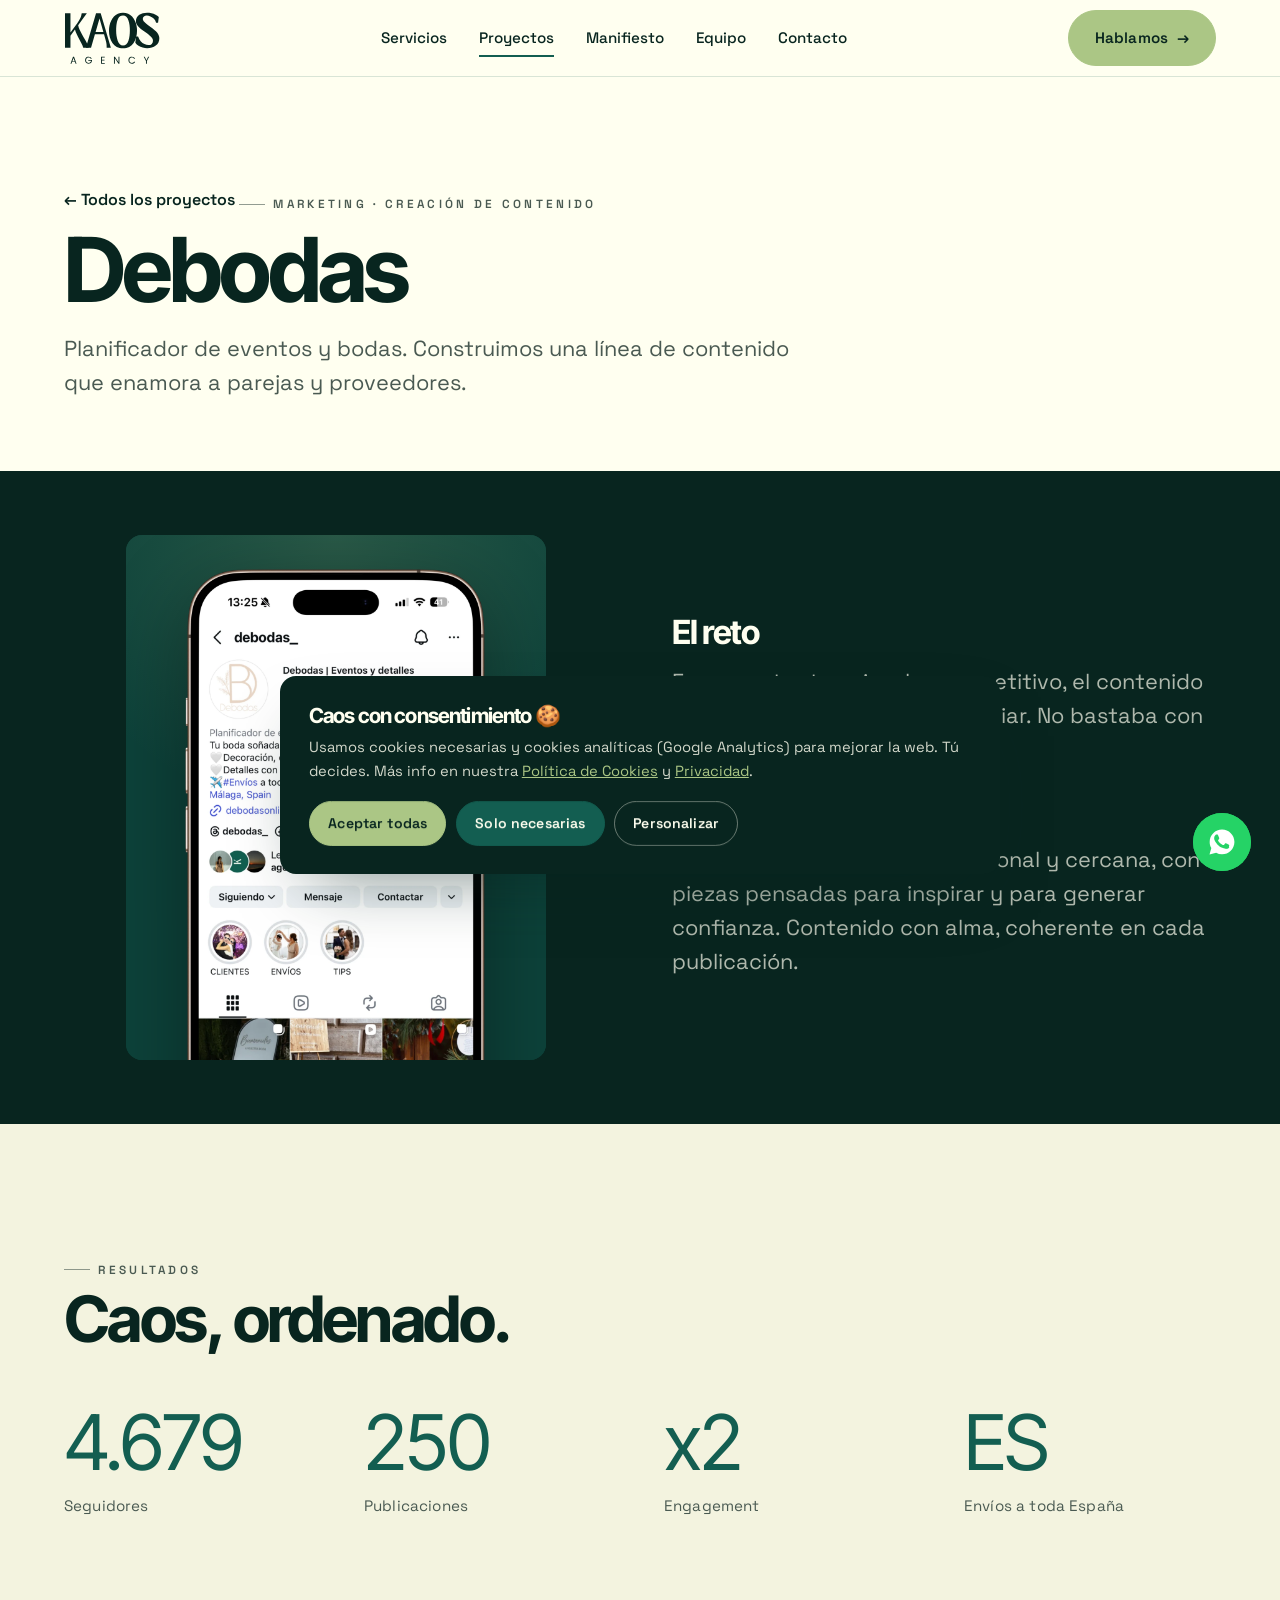
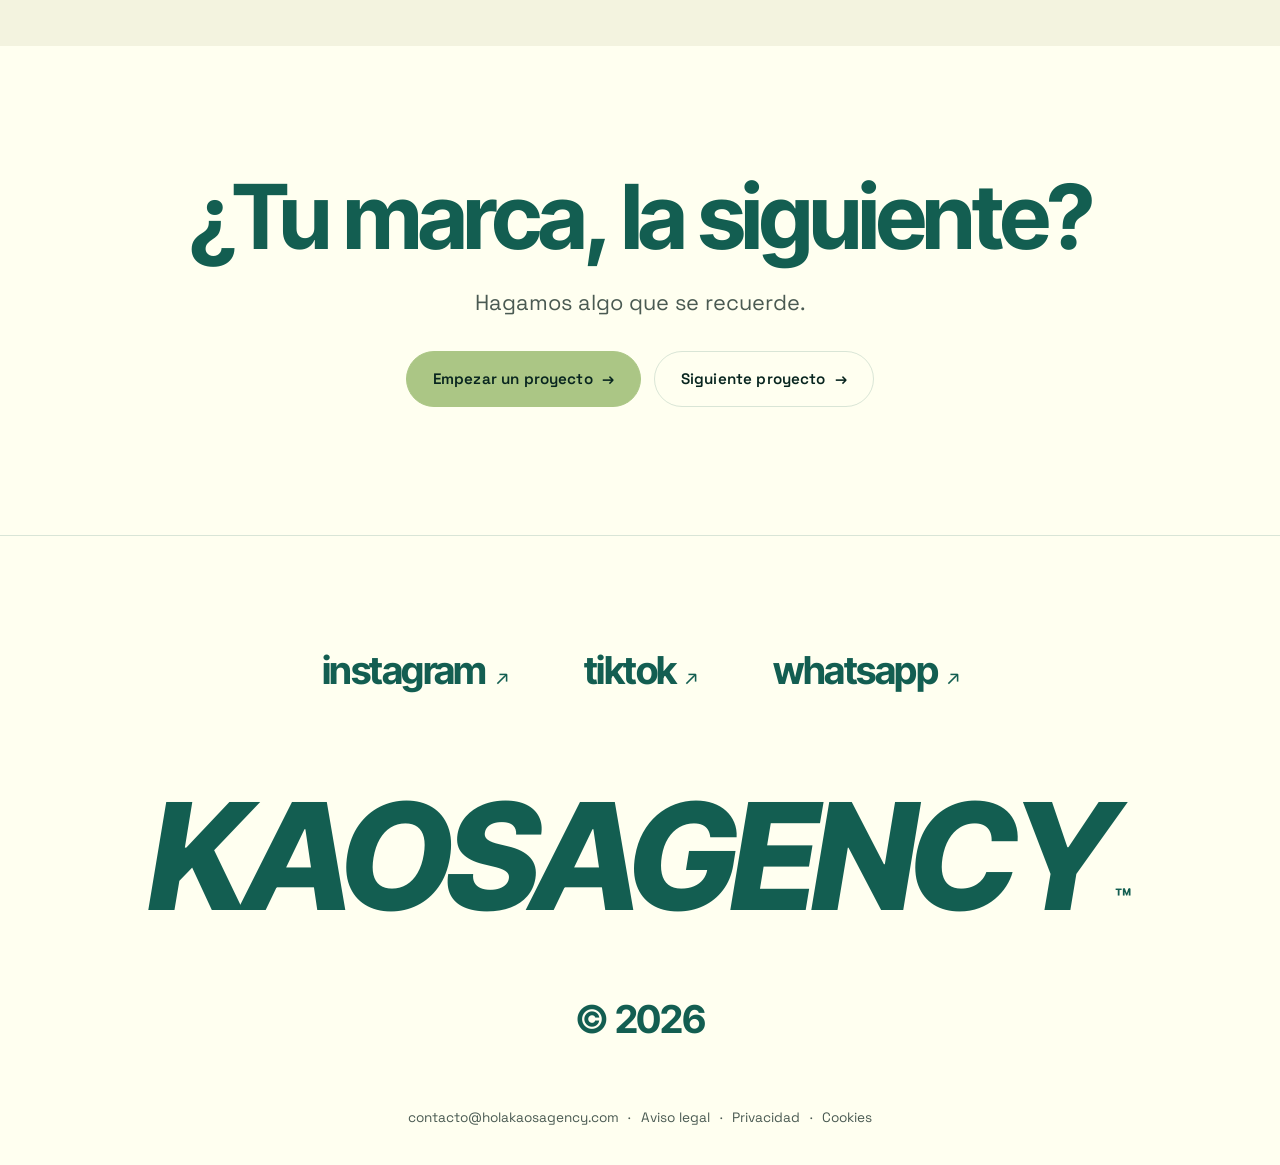
<file: kaos-web/proyecto-debodas.html>
<!DOCTYPE html>
<html lang="es">
<head>
<meta charset="UTF-8">
<meta name="viewport" content="width=device-width, initial-scale=1.0">
<title>Debodas — Caso de estudio | KAOS Agency</title>
<meta name="description" content="Caso de estudio de Debodas: creación de contenido emocional y aspiracional para el universo de las bodas, con KAOS Agency.">
<meta name="robots" content="index, follow">
<link rel="canonical" href="https://holakaosagency.com/proyecto-debodas.html">
<meta name="theme-color" content="#135E51">
<meta property="og:type" content="article">
<meta property="og:title" content="Debodas — Caso de estudio | KAOS Agency">
<meta property="og:description" content="Caso de estudio de Debodas: creación de contenido emocional y aspiracional para el universo de las bodas, con KAOS Agency.">
<meta property="og:url" content="https://holakaosagency.com/proyecto-debodas.html">
<meta property="og:image" content="https://holakaosagency.com/assets/img/portfolio/debodas.webp">
<meta name="twitter:card" content="summary_large_image">
<meta name="twitter:title" content="Debodas — Caso de estudio | KAOS Agency">
<meta name="twitter:description" content="Caso de estudio de Debodas: creación de contenido emocional y aspiracional para el universo de las bodas, con KAOS Agency.">
<meta name="twitter:image" content="https://holakaosagency.com/assets/img/portfolio/debodas.webp">
<link rel="icon" type="image/svg+xml" href="favicon.svg">
<link rel="apple-touch-icon" href="favicon.svg">
<link rel="preconnect" href="https://fonts.googleapis.com">
<link rel="preconnect" href="https://fonts.gstatic.com" crossorigin>
<link href="https://fonts.googleapis.com/css2?family=Inter+Tight:ital,wght@0,300..800;1,400..800&family=Space+Grotesk:wght@400;500;600;700&display=swap" rel="stylesheet">
<link rel="stylesheet" href="css/variables.css?v=20261012">
<link rel="stylesheet" href="css/main.css?v=20261012">
<link rel="stylesheet" href="css/components.css?v=20261012">
</head>
<body class="is-ready">

<div class="scroll-progress" data-progress></div>

<header class="nav nav--inner" data-nav>
  <div class="nav__inner">
    <a class="nav__logo" href="index.html" aria-label="KAOS Agency — Inicio">
      <svg class="logo" aria-hidden="true" focusable="false" xmlns="http://www.w3.org/2000/svg" viewBox="530 341 280 152">
<g fill="currentColor">
<path transform="translate(528.16 445.20)" d="M 20.671875 0 L 4.734375 0 L 4.734375 -100.28125 L 20.671875 -100.28125 L 20.671875 -44.09375 L 40.578125 -71.6875 C 44.160156 -76.601562 46.796875 -80.816406 48.484375 -84.328125 C 50.171875 -87.847656 51.34375 -90.890625 52 -93.453125 C 52.664062 -96.023438 53.179688 -98.300781 53.546875 -100.28125 L 68.5 -100.28125 L 43.109375 -65.53125 C 43.910156 -61.5 45.351562 -57.226562 47.4375 -52.71875 C 49.53125 -48.207031 51.894531 -43.585938 54.53125 -38.859375 C 57.175781 -34.140625 59.832031 -29.453125 62.5 -24.796875 C 65.175781 -20.140625 67.539062 -15.703125 69.59375 -11.484375 C 71.644531 -7.273438 73.078125 -3.445312 73.890625 0 L 57.953125 0 C 56.992188 -3.300781 55.414062 -7.148438 53.21875 -11.546875 C 51.019531 -15.941406 48.617188 -20.539062 46.015625 -25.34375 C 43.410156 -30.144531 40.988281 -34.925781 38.75 -39.6875 C 36.519531 -44.457031 34.890625 -48.894531 33.859375 -53 L 20.671875 -34.859375 Z M 20.671875 0"/>
<path transform="translate(590.72 445.20)" d="M 46.296875 -100.28125 L 75.984375 0 L 63.65625 0 L 63.65625 -4.390625 C 63.65625 -7.984375 63.328125 -11.351562 62.671875 -14.5 C 62.015625 -17.65625 61.28125 -20.628906 60.46875 -23.421875 L 55.96875 -39.03125 L 29.46875 -39.03125 L 18.140625 0 L 3.078125 0 L 32.765625 -100.28125 Z M 42.875 -85 L 31.453125 -45.84375 L 54.09375 -45.84375 Z M 42.875 -85"/>
<path transform="translate(657.35 445.20)" d="M 44.75 1.65625 C 37.789062 1.65625 31.742188 0.28125 26.609375 -2.46875 C 21.472656 -5.21875 17.21875 -8.992188 13.84375 -13.796875 C 10.476562 -18.597656 7.96875 -24.128906 6.3125 -30.390625 C 4.664062 -36.660156 3.84375 -43.28125 3.84375 -50.25 C 3.84375 -55.082031 4.375 -59.953125 5.4375 -64.859375 C 6.5 -69.773438 8.09375 -74.453125 10.21875 -78.890625 C 12.351562 -83.328125 15.050781 -87.285156 18.3125 -90.765625 C 21.570312 -94.242188 25.398438 -96.988281 29.796875 -99 C 34.191406 -101.019531 39.175781 -102.03125 44.75 -102.03125 C 50.320312 -102.03125 55.304688 -101.019531 59.703125 -99 C 64.097656 -96.988281 67.925781 -94.242188 71.1875 -90.765625 C 74.457031 -87.285156 77.15625 -83.328125 79.28125 -78.890625 C 81.40625 -74.453125 83 -69.773438 84.0625 -64.859375 C 85.125 -59.953125 85.65625 -55.082031 85.65625 -50.25 C 85.65625 -43.28125 84.828125 -36.660156 83.171875 -30.390625 C 81.523438 -24.128906 79.015625 -18.597656 75.640625 -13.796875 C 72.273438 -8.992188 68.023438 -5.21875 62.890625 -2.46875 C 57.765625 0.28125 51.71875 1.65625 44.75 1.65625 Z M 44.75 -6.375 C 48.632812 -6.375 51.878906 -7.65625 54.484375 -10.21875 C 57.085938 -12.789062 59.140625 -16.21875 60.640625 -20.5 C 62.140625 -24.789062 63.203125 -29.519531 63.828125 -34.6875 C 64.453125 -39.851562 64.765625 -45.039062 64.765625 -50.25 C 64.765625 -55.226562 64.453125 -60.285156 63.828125 -65.421875 C 63.203125 -70.554688 62.140625 -75.300781 60.640625 -79.65625 C 59.140625 -84.019531 57.085938 -87.519531 54.484375 -90.15625 C 51.878906 -92.800781 48.632812 -94.125 44.75 -94.125 C 41.375 -94.125 38.515625 -93.257812 36.171875 -91.53125 C 33.828125 -89.8125 31.898438 -87.445312 30.390625 -84.4375 C 28.890625 -81.4375 27.738281 -78.046875 26.9375 -74.265625 C 26.132812 -70.492188 25.566406 -66.535156 25.234375 -62.390625 C 24.898438 -58.253906 24.734375 -54.207031 24.734375 -50.25 C 24.734375 -45.039062 25.097656 -39.851562 25.828125 -34.6875 C 26.566406 -29.519531 27.722656 -24.789062 29.296875 -20.5 C 30.878906 -16.21875 32.929688 -12.789062 35.453125 -10.21875 C 37.984375 -7.65625 41.082031 -6.375 44.75 -6.375 Z M 44.75 -6.375"/>
<path transform="translate(734.20 445.20)" d="M 38.375 1.421875 C 34.050781 1.421875 29.6875 0.835938 25.28125 -0.328125 C 20.882812 -1.503906 16.835938 -3.28125 13.140625 -5.65625 C 9.441406 -8.039062 6.34375 -10.992188 3.84375 -14.515625 L 6.046875 -32.65625 L 11.875 -32.65625 C 13.632812 -27.445312 16.160156 -22.972656 19.453125 -19.234375 C 22.753906 -15.503906 26.398438 -12.628906 30.390625 -10.609375 C 34.390625 -8.597656 38.222656 -7.59375 41.890625 -7.59375 C 46.210938 -7.59375 49.53125 -8.742188 51.84375 -11.046875 C 54.15625 -13.359375 55.3125 -16.347656 55.3125 -20.015625 C 55.3125 -22.796875 54.410156 -25.488281 52.609375 -28.09375 C 50.816406 -30.695312 48.4375 -33.257812 45.46875 -35.78125 C 42.5 -38.3125 39.253906 -40.820312 35.734375 -43.3125 C 32.210938 -45.8125 28.675781 -48.359375 25.125 -50.953125 C 21.570312 -53.554688 18.3125 -56.234375 15.34375 -58.984375 C 12.375 -61.734375 9.988281 -64.609375 8.1875 -67.609375 C 6.394531 -70.617188 5.5 -73.8125 5.5 -77.1875 C 5.5 -81.4375 6.394531 -85.117188 8.1875 -88.234375 C 9.988281 -91.347656 12.410156 -93.910156 15.453125 -95.921875 C 18.492188 -97.941406 21.957031 -99.445312 25.84375 -100.4375 C 29.726562 -101.425781 33.796875 -101.921875 38.046875 -101.921875 C 42.367188 -101.921875 46.65625 -101.460938 50.90625 -100.546875 C 55.15625 -99.628906 59.148438 -98.273438 62.890625 -96.484375 C 66.628906 -94.691406 69.78125 -92.507812 72.34375 -89.9375 L 70.15625 -72.90625 L 64.4375 -72.90625 C 63.257812 -77.300781 61.148438 -81.054688 58.109375 -84.171875 C 55.066406 -87.285156 51.675781 -89.648438 47.9375 -91.265625 C 44.195312 -92.878906 40.644531 -93.6875 37.28125 -93.6875 C 33.976562 -93.6875 31.207031 -92.859375 28.96875 -91.203125 C 26.738281 -89.554688 25.625 -87.007812 25.625 -83.5625 C 25.625 -81.507812 26.484375 -79.398438 28.203125 -77.234375 C 29.921875 -75.078125 32.191406 -72.878906 35.015625 -70.640625 C 37.835938 -68.410156 40.9375 -66.082031 44.3125 -63.65625 C 47.6875 -61.238281 51.078125 -58.710938 54.484375 -56.078125 C 57.890625 -53.441406 61.039062 -50.65625 63.9375 -47.71875 C 66.832031 -44.789062 69.175781 -41.710938 70.96875 -38.484375 C 72.769531 -35.253906 73.742188 -31.804688 73.890625 -28.140625 C 74.035156 -23.378906 73.171875 -19.164062 71.296875 -15.5 C 69.429688 -11.832031 66.8125 -8.734375 63.4375 -6.203125 C 60.070312 -3.679688 56.222656 -1.78125 51.890625 -0.5 C 47.566406 0.78125 43.0625 1.421875 38.375 1.421875 Z M 38.375 1.421875"/>
<path transform="translate(547.98 491.70)" d="M 14.1875 -4.5 L 5.359375 -4.5 L 3.734375 0 L 0.953125 0 L 8.265625 -20.09375 L 11.3125 -20.09375 L 18.59375 0 L 15.8125 0 Z M 13.421875 -6.640625 L 9.765625 -16.84375 L 6.125 -6.640625 Z M 13.421875 -6.640625"/>
<path transform="translate(590.37 491.70)" d="M 17.546875 -14.359375 C 16.984375 -15.535156 16.171875 -16.445312 15.109375 -17.09375 C 14.046875 -17.738281 12.804688 -18.0625 11.390625 -18.0625 C 9.984375 -18.0625 8.710938 -17.738281 7.578125 -17.09375 C 6.453125 -16.445312 5.5625 -15.519531 4.90625 -14.3125 C 4.257812 -13.101562 3.9375 -11.707031 3.9375 -10.125 C 3.9375 -8.539062 4.257812 -7.144531 4.90625 -5.9375 C 5.5625 -4.738281 6.453125 -3.816406 7.578125 -3.171875 C 8.710938 -2.523438 9.984375 -2.203125 11.390625 -2.203125 C 13.367188 -2.203125 14.992188 -2.789062 16.265625 -3.96875 C 17.546875 -5.144531 18.289062 -6.742188 18.5 -8.765625 L 10.4375 -8.765625 L 10.4375 -10.90625 L 21.3125 -10.90625 L 21.3125 -8.875 C 21.15625 -7.207031 20.632812 -5.679688 19.75 -4.296875 C 18.863281 -2.921875 17.691406 -1.832031 16.234375 -1.03125 C 14.785156 -0.226562 13.171875 0.171875 11.390625 0.171875 C 9.515625 0.171875 7.800781 -0.265625 6.25 -1.140625 C 4.707031 -2.023438 3.488281 -3.25 2.59375 -4.8125 C 1.695312 -6.375 1.25 -8.144531 1.25 -10.125 C 1.25 -12.09375 1.695312 -13.863281 2.59375 -15.4375 C 3.488281 -17.019531 4.707031 -18.25 6.25 -19.125 C 7.800781 -20 9.515625 -20.4375 11.390625 -20.4375 C 13.535156 -20.4375 15.4375 -19.90625 17.09375 -18.84375 C 18.75 -17.78125 19.953125 -16.285156 20.703125 -14.359375 Z M 17.546875 -14.359375"/>
<path transform="translate(635.78 491.70)" d="M 4.875 -18.0625 L 4.875 -11.3125 L 12.234375 -11.3125 L 12.234375 -9.140625 L 4.875 -9.140625 L 4.875 -2.171875 L 13.109375 -2.171875 L 13.109375 0 L 2.234375 0 L 2.234375 -20.234375 L 13.109375 -20.234375 L 13.109375 -18.0625 Z M 4.875 -18.0625"/>
<path transform="translate(673.50 491.70)" d="M 18.125 0 L 15.484375 0 L 4.875 -16.09375 L 4.875 0 L 2.234375 0 L 2.234375 -20.234375 L 4.875 -20.234375 L 15.484375 -4.171875 L 15.484375 -20.234375 L 18.125 -20.234375 Z M 18.125 0"/>
<path transform="translate(716.73 491.70)" d="M 1.25 -10.125 C 1.25 -12.09375 1.691406 -13.863281 2.578125 -15.4375 C 3.472656 -17.019531 4.6875 -18.253906 6.21875 -19.140625 C 7.757812 -20.023438 9.46875 -20.46875 11.34375 -20.46875 C 13.539062 -20.46875 15.460938 -19.9375 17.109375 -18.875 C 18.753906 -17.8125 19.953125 -16.304688 20.703125 -14.359375 L 17.546875 -14.359375 C 16.984375 -15.578125 16.175781 -16.515625 15.125 -17.171875 C 14.070312 -17.828125 12.8125 -18.15625 11.34375 -18.15625 C 9.925781 -18.15625 8.65625 -17.828125 7.53125 -17.171875 C 6.414062 -16.515625 5.535156 -15.582031 4.890625 -14.375 C 4.253906 -13.164062 3.9375 -11.75 3.9375 -10.125 C 3.9375 -8.519531 4.253906 -7.113281 4.890625 -5.90625 C 5.535156 -4.695312 6.414062 -3.757812 7.53125 -3.09375 C 8.65625 -2.4375 9.925781 -2.109375 11.34375 -2.109375 C 12.8125 -2.109375 14.070312 -2.429688 15.125 -3.078125 C 16.175781 -3.734375 16.984375 -4.671875 17.546875 -5.890625 L 20.703125 -5.890625 C 19.953125 -3.953125 18.753906 -2.457031 17.109375 -1.40625 C 15.460938 -0.351562 13.539062 0.171875 11.34375 0.171875 C 9.46875 0.171875 7.757812 -0.265625 6.21875 -1.140625 C 4.6875 -2.023438 3.472656 -3.25 2.578125 -4.8125 C 1.691406 -6.375 1.25 -8.144531 1.25 -10.125 Z M 1.25 -10.125"/>
<path transform="translate(761.97 491.70)" d="M 16.390625 -20.21875 L 9.796875 -7.625 L 9.796875 0 L 7.15625 0 L 7.15625 -7.625 L 0.546875 -20.21875 L 3.484375 -20.21875 L 8.46875 -9.96875 L 13.453125 -20.21875 Z M 16.390625 -20.21875"/>
</g>
</svg>
    </a>
    <nav class="nav__links" aria-label="Navegación principal">
      <a href="servicios.html">Servicios</a>
      <a href="proyectos.html" class="is-active">Proyectos</a>
      <a href="manifiesto.html">Manifiesto</a>
      <a href="index.html#equipo">Equipo</a>
      <a href="contacto.html">Contacto</a>
    </nav>
    <div class="nav__actions">
      <a href="contacto.html" class="btn btn--accent" data-magnetic>Hablamos <span class="arrow">→</span></a>
      <button class="hamburger" data-burger aria-label="Abrir menú" aria-expanded="false"><span></span><span></span><span></span></button>
    </div>
  </div>
  <div class="nav__mobile" data-mobile>
    <a href="servicios.html"><span class="idx">01</span>Servicios</a>
    <a href="proyectos.html"><span class="idx">02</span>Proyectos</a>
    <a href="manifiesto.html"><span class="idx">03</span>Manifiesto</a>
    <a href="index.html#equipo"><span class="idx">04</span>Equipo</a>
    <a href="contacto.html"><span class="idx">05</span>Contacto</a>
    <div class="nav__mobile-foot">
      <a href="https://instagram.com/agency.kaos" target="_blank" rel="noopener">Instagram</a>
      <a href="https://tiktok.com/@agency.kaos" target="_blank" rel="noopener">TikTok</a>
      <a href="mailto:contacto@holakaosagency.com">Email</a>
    </div>
  </div>
</header>

<main>
  <section class="page-hero bg-cream">
    <div class="wrap">
      <a class="link-underline" href="proyectos.html">← Todos los proyectos</a>
      <p class="kicker" style="margin-top:1.4rem">Marketing · Creación de contenido</p>
      <h1>Debodas</h1>
      <p class="lead">Planificador de eventos y bodas. Construimos una línea de contenido que enamora a parejas y proveedores.</p>
    </div>
  </section>

  <section class="section theme-night" style="padding-block:clamp(2.5rem,6vw,4rem)">
    <div class="wrap split" style="align-items:center">
      <div class="work" style="aspect-ratio:4/5;width:min(420px,100%);justify-self:center">
        <div class="work__media"><img src="assets/img/portfolio/debodas.webp" alt="Perfil de Debodas gestionado por KAOS Agency" loading="lazy"></div>
      </div>
      <div>
        <h2 style="font-size:var(--fs-h3);margin-bottom:1rem">El reto</h2>
        <p class="lead">En un sector tan visual y competitivo, el contenido tenía que emocionar y diferenciar. No bastaba con publicar fotos bonitas.</p>
        <h2 style="font-size:var(--fs-h3);margin:1.8rem 0 1rem">Lo que hicimos</h2>
        <p class="lead">Creamos una narrativa aspiracional y cercana, con piezas pensadas para inspirar y para generar confianza. Contenido con alma, coherente en cada publicación.</p>
      </div>
    </div>
  </section>

  <section class="section bg-surface">
    <div class="wrap">
      <div class="section-head"><p class="kicker">Resultados</p><h2>Caos, ordenado.</h2></div>
      <div class="metrics">
        <div class="metric"><span class="metric__num accent">4.679</span><span class="metric__label">Seguidores</span></div>
        <div class="metric"><span class="metric__num accent">250</span><span class="metric__label">Publicaciones</span></div>
        <div class="metric"><span class="metric__num accent">x2</span><span class="metric__label">Engagement</span></div>
        <div class="metric"><span class="metric__num accent">ES</span><span class="metric__label">Envíos a toda España</span></div>
      </div>
      <!-- TODO: sustituir por métricas reales y verificables de este proyecto -->
    </div>
  </section>

  <section class="section bg-cream cta-final">
    <div class="wrap">
      <h2 class="accent">¿Tu marca, la siguiente?</h2>
      <p class="lead">Hagamos algo que se recuerde.</p>
      <div class="hero__cta" style="justify-content:center">
        <a href="contacto.html" class="btn btn--accent" data-magnetic>Empezar un proyecto <span class="arrow">→</span></a>
        <a href="proyecto-celia-zanon.html" class="btn btn--ghost">Siguiente proyecto <span class="arrow">→</span></a>
      </div>
    </div>
  </section>
</main>

<footer class="closing">
  <div class="wrap">
    <nav class="closing__social" aria-label="Redes de KAOS Agency">
      <a href="https://instagram.com/agency.kaos" target="_blank" rel="noopener">instagram <span aria-hidden="true">↗</span></a>
      <a href="https://tiktok.com/@agency.kaos" target="_blank" rel="noopener">tiktok <span aria-hidden="true">↗</span></a>
      <!-- TODO: Reemplazar 34XXXXXXXXX con el número real de WhatsApp de KAOS -->
      <a href="https://wa.me/34XXXXXXXXX?text=Hola%2C%20me%20interesa%20saber%20m%C3%A1s%20sobre%20vuestros%20servicios" target="_blank" rel="noopener">whatsapp <span aria-hidden="true">↗</span></a>
    </nav>
    <p class="closing__word" aria-label="KAOS Agency">KAOSAGENCY<span class="closing__tm" aria-hidden="true">™</span></p>
    <p class="closing__copy">© <span data-year>2026</span></p>
    <p class="closing__legal">
      <a href="mailto:contacto@holakaosagency.com">contacto@holakaosagency.com</a>
      <span aria-hidden="true">·</span> <a href="aviso-legal.html">Aviso legal</a>
      <span aria-hidden="true">·</span> <a href="politica-privacidad.html">Privacidad</a>
      <span aria-hidden="true">·</span> <a href="politica-cookies.html">Cookies</a>
    </p>
  </div>
</footer>

<div class="wa-float">
  <span class="wa-float__tip">Escríbenos por WhatsApp</span>
  <a class="wa-float__btn" data-wa href="https://wa.me/34XXXXXXXXX?text=Hola%2C%20me%20interesa%20saber%20m%C3%A1s%20sobre%20vuestros%20servicios" target="_blank" rel="noopener" aria-label="Escríbenos por WhatsApp">
    <svg viewBox="0 0 24 24" fill="currentColor"><path d="M12.04 2c-5.46 0-9.9 4.44-9.9 9.9 0 1.75.46 3.45 1.32 4.95L2 22l5.3-1.38a9.9 9.9 0 0 0 4.73 1.2h.01c5.46 0 9.9-4.44 9.9-9.9S17.5 2 12.04 2zm5.8 14.13c-.24.68-1.4 1.3-1.94 1.34-.5.05-1.13.24-3.7-.78-3.1-1.22-5.07-4.37-5.22-4.57-.15-.2-1.25-1.66-1.25-3.17 0-1.5.79-2.24 1.07-2.55.28-.3.61-.38.81-.38.2 0 .4 0 .58.01.19.01.44-.07.68.52.24.6.83 2.07.9 2.22.07.15.12.32.02.52-.1.2-.15.32-.3.5-.15.18-.31.39-.44.52-.15.15-.3.31-.13.6.17.3.76 1.25 1.63 2.02 1.12 1 2.07 1.31 2.36 1.46.3.15.47.13.64-.08.17-.2.74-.86.94-1.16.2-.3.4-.25.67-.15.27.1 1.72.81 2.01.96.3.15.5.22.57.34.07.13.07.72-.17 1.4z"/></svg>
  </a>
</div>
<button class="to-top" data-totop aria-label="Volver arriba"><svg viewBox="0 0 24 24" width="20" height="20" fill="none" stroke="currentColor" stroke-width="2"><path d="M12 19V5M5 12l7-7 7 7"/></svg></button>

<aside class="cookie" data-cookie-banner role="dialog" aria-label="Aviso de cookies" aria-live="polite">
  <h3>Caos con consentimiento 🍪</h3>
  <p>Usamos cookies necesarias y cookies analíticas (Google Analytics) para mejorar la web. Tú decides. Más info en nuestra <a href="politica-cookies.html">Política de Cookies</a> y <a href="politica-privacidad.html">Privacidad</a>.</p>
  <div class="cookie__prefs" data-cookie-prefs>
    <div class="cookie__pref"><span>Necesarias<small>Imprescindibles. Siempre activas.</small></span><label class="switch"><input type="checkbox" checked disabled><span class="track"></span></label></div>
    <div class="cookie__pref"><span>Analíticas<small>Google Analytics 4 (anónimo).</small></span><label class="switch"><input type="checkbox" id="cookie-analytics"><span class="track"></span></label></div>
  </div>
  <div class="cookie__actions">
    <button class="btn btn--accent" data-cookie="accept">Aceptar todas</button>
    <button class="btn btn--solid" data-cookie="necessary">Solo necesarias</button>
    <button class="btn btn--ghost" style="--btn-fg:var(--cream);border-color:rgba(255,255,240,.4)" data-cookie="customize">Personalizar</button>
    <button class="btn btn--ghost" style="--btn-fg:var(--cream);border-color:rgba(255,255,240,.4);display:none" data-cookie="save">Guardar elección</button>
  </div>
</aside>

<script defer src="js/analytics.js?v=20261012"></script>
<script defer src="js/cookies.js?v=20261012"></script>
<script defer src="js/main.js?v=20261012"></script>
</body>
</html>
</file>
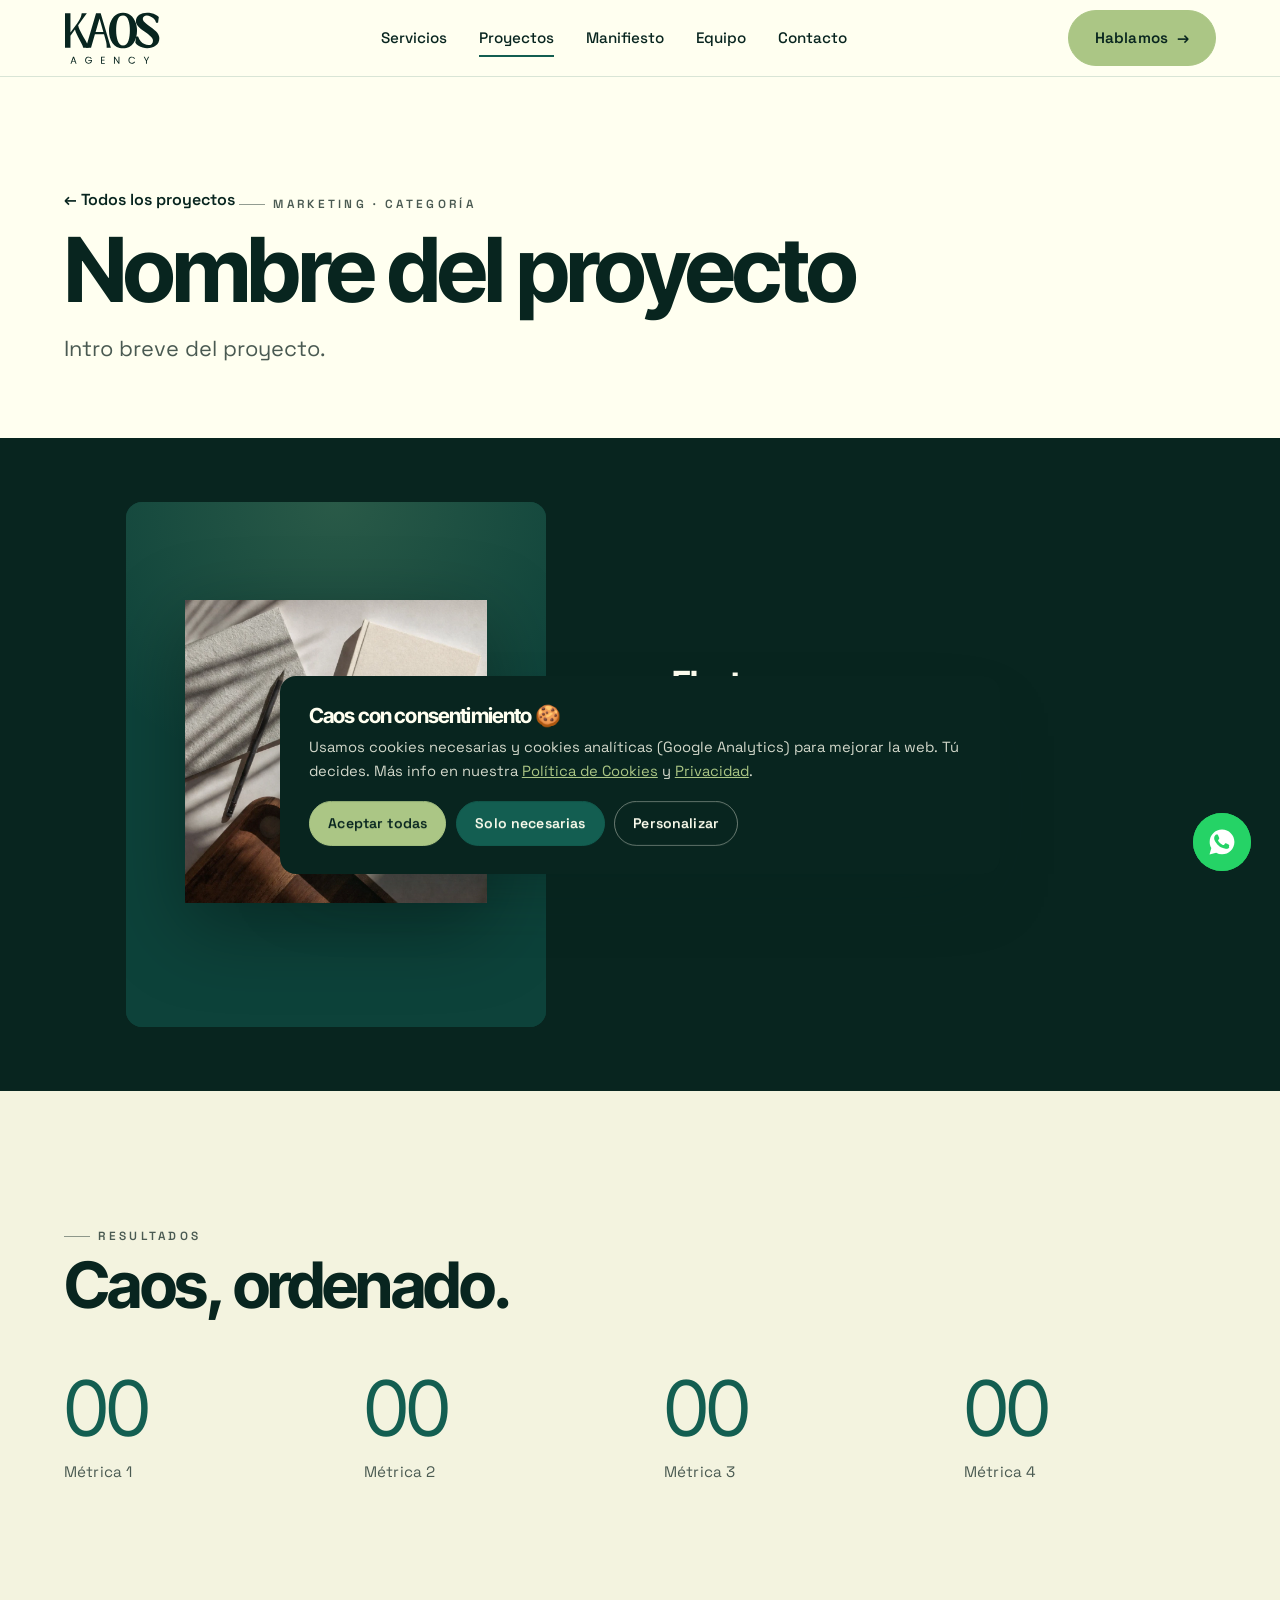
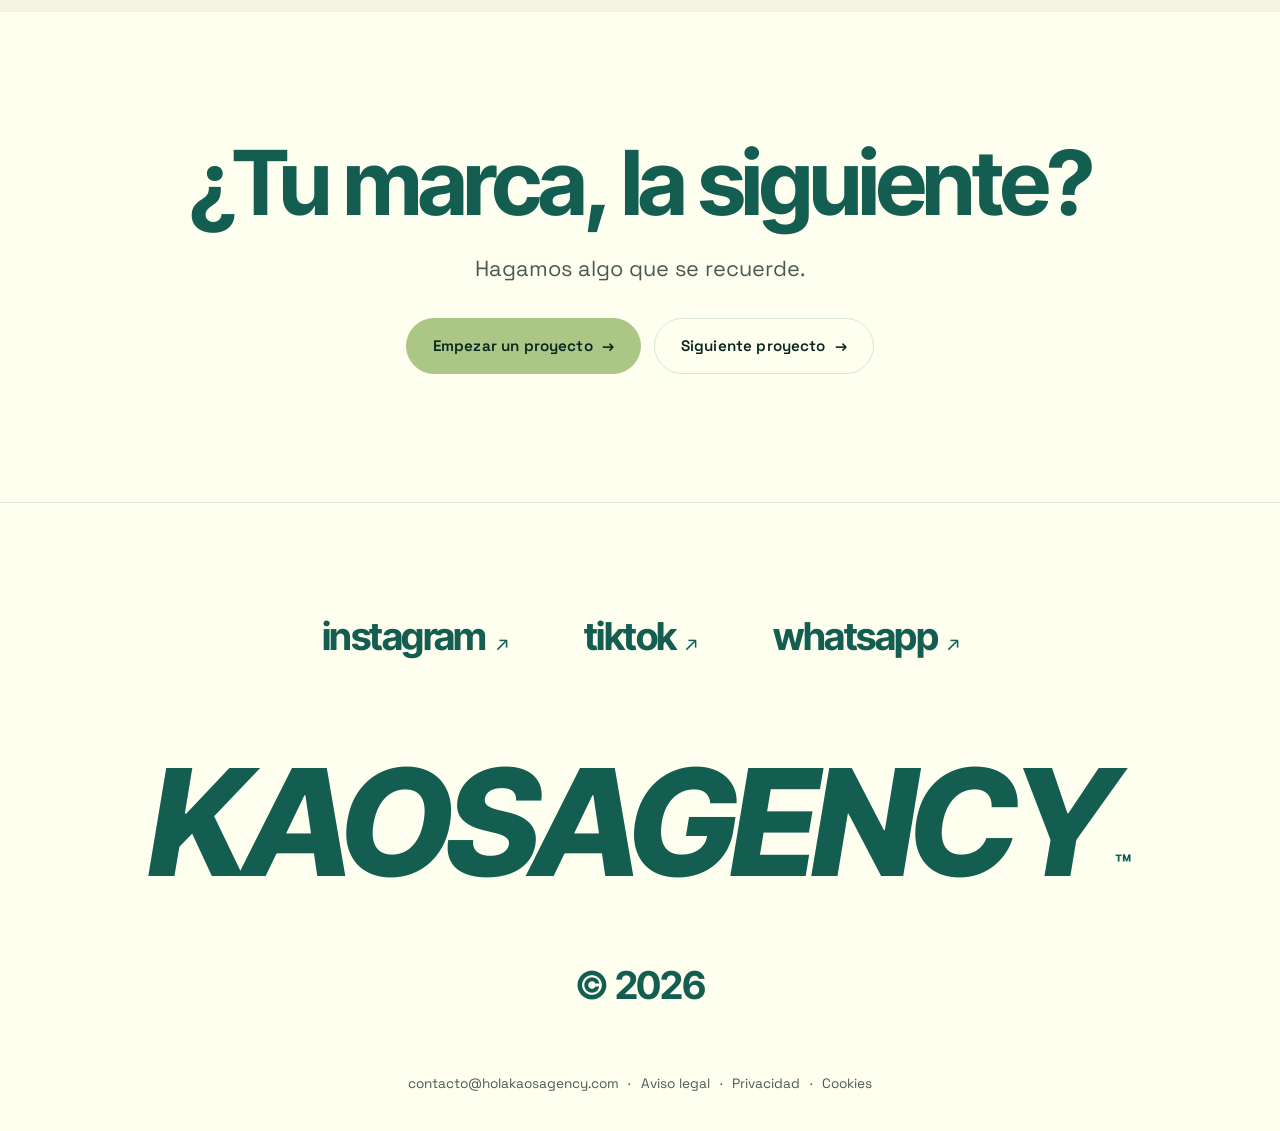
<file: kaos-web/proyecto-plantilla.html>
<!-- PLANTILLA DE CASO DE ESTUDIO. Duplica este archivo como proyecto-[nombre].html, cambia textos, imagen, metricas y enlaces. -->
<!DOCTYPE html>
<html lang="es">
<head>
<meta charset="UTF-8">
<meta name="viewport" content="width=device-width, initial-scale=1.0">
<title>Nombre del proyecto — Caso de estudio | KAOS Agency</title>
<meta name="description" content="Caso de estudio de KAOS Agency.">
<meta name="robots" content="index, follow">
<link rel="canonical" href="https://holakaosagency.com/proyecto-plantilla.html">
<meta name="theme-color" content="#135E51">
<meta property="og:type" content="article">
<meta property="og:title" content="Nombre del proyecto — Caso de estudio | KAOS Agency">
<meta property="og:description" content="Caso de estudio de KAOS Agency.">
<meta property="og:url" content="https://holakaosagency.com/proyecto-plantilla.html">
<meta property="og:image" content="https://holakaosagency.com/assets/img/brand/kaos-lifestyle.webp">
<meta name="twitter:card" content="summary_large_image">
<meta name="twitter:title" content="Nombre del proyecto — Caso de estudio | KAOS Agency">
<meta name="twitter:description" content="Caso de estudio de KAOS Agency.">
<meta name="twitter:image" content="https://holakaosagency.com/assets/img/brand/kaos-lifestyle.webp">
<link rel="icon" type="image/svg+xml" href="favicon.svg">
<link rel="apple-touch-icon" href="favicon.svg">
<link rel="preconnect" href="https://fonts.googleapis.com">
<link rel="preconnect" href="https://fonts.gstatic.com" crossorigin>
<link href="https://fonts.googleapis.com/css2?family=Inter+Tight:ital,wght@0,300..800;1,400..800&family=Space+Grotesk:wght@400;500;600;700&display=swap" rel="stylesheet">
<link rel="stylesheet" href="css/variables.css?v=20261012">
<link rel="stylesheet" href="css/main.css?v=20261012">
<link rel="stylesheet" href="css/components.css?v=20261012">
</head>
<body class="is-ready">

<div class="scroll-progress" data-progress></div>

<header class="nav nav--inner" data-nav>
  <div class="nav__inner">
    <a class="nav__logo" href="index.html" aria-label="KAOS Agency — Inicio">
      <svg class="logo" aria-hidden="true" focusable="false" xmlns="http://www.w3.org/2000/svg" viewBox="530 341 280 152">
<g fill="currentColor">
<path transform="translate(528.16 445.20)" d="M 20.671875 0 L 4.734375 0 L 4.734375 -100.28125 L 20.671875 -100.28125 L 20.671875 -44.09375 L 40.578125 -71.6875 C 44.160156 -76.601562 46.796875 -80.816406 48.484375 -84.328125 C 50.171875 -87.847656 51.34375 -90.890625 52 -93.453125 C 52.664062 -96.023438 53.179688 -98.300781 53.546875 -100.28125 L 68.5 -100.28125 L 43.109375 -65.53125 C 43.910156 -61.5 45.351562 -57.226562 47.4375 -52.71875 C 49.53125 -48.207031 51.894531 -43.585938 54.53125 -38.859375 C 57.175781 -34.140625 59.832031 -29.453125 62.5 -24.796875 C 65.175781 -20.140625 67.539062 -15.703125 69.59375 -11.484375 C 71.644531 -7.273438 73.078125 -3.445312 73.890625 0 L 57.953125 0 C 56.992188 -3.300781 55.414062 -7.148438 53.21875 -11.546875 C 51.019531 -15.941406 48.617188 -20.539062 46.015625 -25.34375 C 43.410156 -30.144531 40.988281 -34.925781 38.75 -39.6875 C 36.519531 -44.457031 34.890625 -48.894531 33.859375 -53 L 20.671875 -34.859375 Z M 20.671875 0"/>
<path transform="translate(590.72 445.20)" d="M 46.296875 -100.28125 L 75.984375 0 L 63.65625 0 L 63.65625 -4.390625 C 63.65625 -7.984375 63.328125 -11.351562 62.671875 -14.5 C 62.015625 -17.65625 61.28125 -20.628906 60.46875 -23.421875 L 55.96875 -39.03125 L 29.46875 -39.03125 L 18.140625 0 L 3.078125 0 L 32.765625 -100.28125 Z M 42.875 -85 L 31.453125 -45.84375 L 54.09375 -45.84375 Z M 42.875 -85"/>
<path transform="translate(657.35 445.20)" d="M 44.75 1.65625 C 37.789062 1.65625 31.742188 0.28125 26.609375 -2.46875 C 21.472656 -5.21875 17.21875 -8.992188 13.84375 -13.796875 C 10.476562 -18.597656 7.96875 -24.128906 6.3125 -30.390625 C 4.664062 -36.660156 3.84375 -43.28125 3.84375 -50.25 C 3.84375 -55.082031 4.375 -59.953125 5.4375 -64.859375 C 6.5 -69.773438 8.09375 -74.453125 10.21875 -78.890625 C 12.351562 -83.328125 15.050781 -87.285156 18.3125 -90.765625 C 21.570312 -94.242188 25.398438 -96.988281 29.796875 -99 C 34.191406 -101.019531 39.175781 -102.03125 44.75 -102.03125 C 50.320312 -102.03125 55.304688 -101.019531 59.703125 -99 C 64.097656 -96.988281 67.925781 -94.242188 71.1875 -90.765625 C 74.457031 -87.285156 77.15625 -83.328125 79.28125 -78.890625 C 81.40625 -74.453125 83 -69.773438 84.0625 -64.859375 C 85.125 -59.953125 85.65625 -55.082031 85.65625 -50.25 C 85.65625 -43.28125 84.828125 -36.660156 83.171875 -30.390625 C 81.523438 -24.128906 79.015625 -18.597656 75.640625 -13.796875 C 72.273438 -8.992188 68.023438 -5.21875 62.890625 -2.46875 C 57.765625 0.28125 51.71875 1.65625 44.75 1.65625 Z M 44.75 -6.375 C 48.632812 -6.375 51.878906 -7.65625 54.484375 -10.21875 C 57.085938 -12.789062 59.140625 -16.21875 60.640625 -20.5 C 62.140625 -24.789062 63.203125 -29.519531 63.828125 -34.6875 C 64.453125 -39.851562 64.765625 -45.039062 64.765625 -50.25 C 64.765625 -55.226562 64.453125 -60.285156 63.828125 -65.421875 C 63.203125 -70.554688 62.140625 -75.300781 60.640625 -79.65625 C 59.140625 -84.019531 57.085938 -87.519531 54.484375 -90.15625 C 51.878906 -92.800781 48.632812 -94.125 44.75 -94.125 C 41.375 -94.125 38.515625 -93.257812 36.171875 -91.53125 C 33.828125 -89.8125 31.898438 -87.445312 30.390625 -84.4375 C 28.890625 -81.4375 27.738281 -78.046875 26.9375 -74.265625 C 26.132812 -70.492188 25.566406 -66.535156 25.234375 -62.390625 C 24.898438 -58.253906 24.734375 -54.207031 24.734375 -50.25 C 24.734375 -45.039062 25.097656 -39.851562 25.828125 -34.6875 C 26.566406 -29.519531 27.722656 -24.789062 29.296875 -20.5 C 30.878906 -16.21875 32.929688 -12.789062 35.453125 -10.21875 C 37.984375 -7.65625 41.082031 -6.375 44.75 -6.375 Z M 44.75 -6.375"/>
<path transform="translate(734.20 445.20)" d="M 38.375 1.421875 C 34.050781 1.421875 29.6875 0.835938 25.28125 -0.328125 C 20.882812 -1.503906 16.835938 -3.28125 13.140625 -5.65625 C 9.441406 -8.039062 6.34375 -10.992188 3.84375 -14.515625 L 6.046875 -32.65625 L 11.875 -32.65625 C 13.632812 -27.445312 16.160156 -22.972656 19.453125 -19.234375 C 22.753906 -15.503906 26.398438 -12.628906 30.390625 -10.609375 C 34.390625 -8.597656 38.222656 -7.59375 41.890625 -7.59375 C 46.210938 -7.59375 49.53125 -8.742188 51.84375 -11.046875 C 54.15625 -13.359375 55.3125 -16.347656 55.3125 -20.015625 C 55.3125 -22.796875 54.410156 -25.488281 52.609375 -28.09375 C 50.816406 -30.695312 48.4375 -33.257812 45.46875 -35.78125 C 42.5 -38.3125 39.253906 -40.820312 35.734375 -43.3125 C 32.210938 -45.8125 28.675781 -48.359375 25.125 -50.953125 C 21.570312 -53.554688 18.3125 -56.234375 15.34375 -58.984375 C 12.375 -61.734375 9.988281 -64.609375 8.1875 -67.609375 C 6.394531 -70.617188 5.5 -73.8125 5.5 -77.1875 C 5.5 -81.4375 6.394531 -85.117188 8.1875 -88.234375 C 9.988281 -91.347656 12.410156 -93.910156 15.453125 -95.921875 C 18.492188 -97.941406 21.957031 -99.445312 25.84375 -100.4375 C 29.726562 -101.425781 33.796875 -101.921875 38.046875 -101.921875 C 42.367188 -101.921875 46.65625 -101.460938 50.90625 -100.546875 C 55.15625 -99.628906 59.148438 -98.273438 62.890625 -96.484375 C 66.628906 -94.691406 69.78125 -92.507812 72.34375 -89.9375 L 70.15625 -72.90625 L 64.4375 -72.90625 C 63.257812 -77.300781 61.148438 -81.054688 58.109375 -84.171875 C 55.066406 -87.285156 51.675781 -89.648438 47.9375 -91.265625 C 44.195312 -92.878906 40.644531 -93.6875 37.28125 -93.6875 C 33.976562 -93.6875 31.207031 -92.859375 28.96875 -91.203125 C 26.738281 -89.554688 25.625 -87.007812 25.625 -83.5625 C 25.625 -81.507812 26.484375 -79.398438 28.203125 -77.234375 C 29.921875 -75.078125 32.191406 -72.878906 35.015625 -70.640625 C 37.835938 -68.410156 40.9375 -66.082031 44.3125 -63.65625 C 47.6875 -61.238281 51.078125 -58.710938 54.484375 -56.078125 C 57.890625 -53.441406 61.039062 -50.65625 63.9375 -47.71875 C 66.832031 -44.789062 69.175781 -41.710938 70.96875 -38.484375 C 72.769531 -35.253906 73.742188 -31.804688 73.890625 -28.140625 C 74.035156 -23.378906 73.171875 -19.164062 71.296875 -15.5 C 69.429688 -11.832031 66.8125 -8.734375 63.4375 -6.203125 C 60.070312 -3.679688 56.222656 -1.78125 51.890625 -0.5 C 47.566406 0.78125 43.0625 1.421875 38.375 1.421875 Z M 38.375 1.421875"/>
<path transform="translate(547.98 491.70)" d="M 14.1875 -4.5 L 5.359375 -4.5 L 3.734375 0 L 0.953125 0 L 8.265625 -20.09375 L 11.3125 -20.09375 L 18.59375 0 L 15.8125 0 Z M 13.421875 -6.640625 L 9.765625 -16.84375 L 6.125 -6.640625 Z M 13.421875 -6.640625"/>
<path transform="translate(590.37 491.70)" d="M 17.546875 -14.359375 C 16.984375 -15.535156 16.171875 -16.445312 15.109375 -17.09375 C 14.046875 -17.738281 12.804688 -18.0625 11.390625 -18.0625 C 9.984375 -18.0625 8.710938 -17.738281 7.578125 -17.09375 C 6.453125 -16.445312 5.5625 -15.519531 4.90625 -14.3125 C 4.257812 -13.101562 3.9375 -11.707031 3.9375 -10.125 C 3.9375 -8.539062 4.257812 -7.144531 4.90625 -5.9375 C 5.5625 -4.738281 6.453125 -3.816406 7.578125 -3.171875 C 8.710938 -2.523438 9.984375 -2.203125 11.390625 -2.203125 C 13.367188 -2.203125 14.992188 -2.789062 16.265625 -3.96875 C 17.546875 -5.144531 18.289062 -6.742188 18.5 -8.765625 L 10.4375 -8.765625 L 10.4375 -10.90625 L 21.3125 -10.90625 L 21.3125 -8.875 C 21.15625 -7.207031 20.632812 -5.679688 19.75 -4.296875 C 18.863281 -2.921875 17.691406 -1.832031 16.234375 -1.03125 C 14.785156 -0.226562 13.171875 0.171875 11.390625 0.171875 C 9.515625 0.171875 7.800781 -0.265625 6.25 -1.140625 C 4.707031 -2.023438 3.488281 -3.25 2.59375 -4.8125 C 1.695312 -6.375 1.25 -8.144531 1.25 -10.125 C 1.25 -12.09375 1.695312 -13.863281 2.59375 -15.4375 C 3.488281 -17.019531 4.707031 -18.25 6.25 -19.125 C 7.800781 -20 9.515625 -20.4375 11.390625 -20.4375 C 13.535156 -20.4375 15.4375 -19.90625 17.09375 -18.84375 C 18.75 -17.78125 19.953125 -16.285156 20.703125 -14.359375 Z M 17.546875 -14.359375"/>
<path transform="translate(635.78 491.70)" d="M 4.875 -18.0625 L 4.875 -11.3125 L 12.234375 -11.3125 L 12.234375 -9.140625 L 4.875 -9.140625 L 4.875 -2.171875 L 13.109375 -2.171875 L 13.109375 0 L 2.234375 0 L 2.234375 -20.234375 L 13.109375 -20.234375 L 13.109375 -18.0625 Z M 4.875 -18.0625"/>
<path transform="translate(673.50 491.70)" d="M 18.125 0 L 15.484375 0 L 4.875 -16.09375 L 4.875 0 L 2.234375 0 L 2.234375 -20.234375 L 4.875 -20.234375 L 15.484375 -4.171875 L 15.484375 -20.234375 L 18.125 -20.234375 Z M 18.125 0"/>
<path transform="translate(716.73 491.70)" d="M 1.25 -10.125 C 1.25 -12.09375 1.691406 -13.863281 2.578125 -15.4375 C 3.472656 -17.019531 4.6875 -18.253906 6.21875 -19.140625 C 7.757812 -20.023438 9.46875 -20.46875 11.34375 -20.46875 C 13.539062 -20.46875 15.460938 -19.9375 17.109375 -18.875 C 18.753906 -17.8125 19.953125 -16.304688 20.703125 -14.359375 L 17.546875 -14.359375 C 16.984375 -15.578125 16.175781 -16.515625 15.125 -17.171875 C 14.070312 -17.828125 12.8125 -18.15625 11.34375 -18.15625 C 9.925781 -18.15625 8.65625 -17.828125 7.53125 -17.171875 C 6.414062 -16.515625 5.535156 -15.582031 4.890625 -14.375 C 4.253906 -13.164062 3.9375 -11.75 3.9375 -10.125 C 3.9375 -8.519531 4.253906 -7.113281 4.890625 -5.90625 C 5.535156 -4.695312 6.414062 -3.757812 7.53125 -3.09375 C 8.65625 -2.4375 9.925781 -2.109375 11.34375 -2.109375 C 12.8125 -2.109375 14.070312 -2.429688 15.125 -3.078125 C 16.175781 -3.734375 16.984375 -4.671875 17.546875 -5.890625 L 20.703125 -5.890625 C 19.953125 -3.953125 18.753906 -2.457031 17.109375 -1.40625 C 15.460938 -0.351562 13.539062 0.171875 11.34375 0.171875 C 9.46875 0.171875 7.757812 -0.265625 6.21875 -1.140625 C 4.6875 -2.023438 3.472656 -3.25 2.578125 -4.8125 C 1.691406 -6.375 1.25 -8.144531 1.25 -10.125 Z M 1.25 -10.125"/>
<path transform="translate(761.97 491.70)" d="M 16.390625 -20.21875 L 9.796875 -7.625 L 9.796875 0 L 7.15625 0 L 7.15625 -7.625 L 0.546875 -20.21875 L 3.484375 -20.21875 L 8.46875 -9.96875 L 13.453125 -20.21875 Z M 16.390625 -20.21875"/>
</g>
</svg>
    </a>
    <nav class="nav__links" aria-label="Navegación principal">
      <a href="servicios.html">Servicios</a>
      <a href="proyectos.html" class="is-active">Proyectos</a>
      <a href="manifiesto.html">Manifiesto</a>
      <a href="index.html#equipo">Equipo</a>
      <a href="contacto.html">Contacto</a>
    </nav>
    <div class="nav__actions">
      <a href="contacto.html" class="btn btn--accent" data-magnetic>Hablamos <span class="arrow">→</span></a>
      <button class="hamburger" data-burger aria-label="Abrir menú" aria-expanded="false"><span></span><span></span><span></span></button>
    </div>
  </div>
  <div class="nav__mobile" data-mobile>
    <a href="servicios.html"><span class="idx">01</span>Servicios</a>
    <a href="proyectos.html"><span class="idx">02</span>Proyectos</a>
    <a href="manifiesto.html"><span class="idx">03</span>Manifiesto</a>
    <a href="index.html#equipo"><span class="idx">04</span>Equipo</a>
    <a href="contacto.html"><span class="idx">05</span>Contacto</a>
    <div class="nav__mobile-foot">
      <a href="https://instagram.com/agency.kaos" target="_blank" rel="noopener">Instagram</a>
      <a href="https://tiktok.com/@agency.kaos" target="_blank" rel="noopener">TikTok</a>
      <a href="mailto:contacto@holakaosagency.com">Email</a>
    </div>
  </div>
</header>

<main>
  <section class="page-hero bg-cream">
    <div class="wrap">
      <a class="link-underline" href="proyectos.html">← Todos los proyectos</a>
      <p class="kicker" style="margin-top:1.4rem">Marketing · Categoría</p>
      <h1>Nombre del proyecto</h1>
      <p class="lead">Intro breve del proyecto.</p>
    </div>
  </section>

  <section class="section theme-night" style="padding-block:clamp(2.5rem,6vw,4rem)">
    <div class="wrap split" style="align-items:center">
      <div class="work" style="aspect-ratio:4/5;width:min(420px,100%);justify-self:center">
        <div class="work__media"><img src="assets/img/brand/kaos-lifestyle.webp" alt="Perfil de Nombre del proyecto gestionado por KAOS Agency" loading="lazy"></div>
      </div>
      <div>
        <h2 style="font-size:var(--fs-h3);margin-bottom:1rem">El reto</h2>
        <p class="lead">Describe el reto del cliente.</p>
        <h2 style="font-size:var(--fs-h3);margin:1.8rem 0 1rem">Lo que hicimos</h2>
        <p class="lead">Describe lo que hicisteis.</p>
      </div>
    </div>
  </section>

  <section class="section bg-surface">
    <div class="wrap">
      <div class="section-head"><p class="kicker">Resultados</p><h2>Caos, ordenado.</h2></div>
      <div class="metrics">
        <div class="metric"><span class="metric__num accent">00</span><span class="metric__label">Métrica 1</span></div>
        <div class="metric"><span class="metric__num accent">00</span><span class="metric__label">Métrica 2</span></div>
        <div class="metric"><span class="metric__num accent">00</span><span class="metric__label">Métrica 3</span></div>
        <div class="metric"><span class="metric__num accent">00</span><span class="metric__label">Métrica 4</span></div>
      </div>
      <!-- TODO: sustituir por métricas reales y verificables de este proyecto -->
    </div>
  </section>

  <section class="section bg-cream cta-final">
    <div class="wrap">
      <h2 class="accent">¿Tu marca, la siguiente?</h2>
      <p class="lead">Hagamos algo que se recuerde.</p>
      <div class="hero__cta" style="justify-content:center">
        <a href="contacto.html" class="btn btn--accent" data-magnetic>Empezar un proyecto <span class="arrow">→</span></a>
        <a href="proyectos.html" class="btn btn--ghost">Siguiente proyecto <span class="arrow">→</span></a>
      </div>
    </div>
  </section>
</main>

<footer class="closing">
  <div class="wrap">
    <nav class="closing__social" aria-label="Redes de KAOS Agency">
      <a href="https://instagram.com/agency.kaos" target="_blank" rel="noopener">instagram <span aria-hidden="true">↗</span></a>
      <a href="https://tiktok.com/@agency.kaos" target="_blank" rel="noopener">tiktok <span aria-hidden="true">↗</span></a>
      <!-- TODO: Reemplazar 34XXXXXXXXX con el número real de WhatsApp de KAOS -->
      <a href="https://wa.me/34XXXXXXXXX?text=Hola%2C%20me%20interesa%20saber%20m%C3%A1s%20sobre%20vuestros%20servicios" target="_blank" rel="noopener">whatsapp <span aria-hidden="true">↗</span></a>
    </nav>
    <p class="closing__word" aria-label="KAOS Agency">KAOSAGENCY<span class="closing__tm" aria-hidden="true">™</span></p>
    <p class="closing__copy">© <span data-year>2026</span></p>
    <p class="closing__legal">
      <a href="mailto:contacto@holakaosagency.com">contacto@holakaosagency.com</a>
      <span aria-hidden="true">·</span> <a href="aviso-legal.html">Aviso legal</a>
      <span aria-hidden="true">·</span> <a href="politica-privacidad.html">Privacidad</a>
      <span aria-hidden="true">·</span> <a href="politica-cookies.html">Cookies</a>
    </p>
  </div>
</footer>

<div class="wa-float">
  <span class="wa-float__tip">Escríbenos por WhatsApp</span>
  <a class="wa-float__btn" data-wa href="https://wa.me/34XXXXXXXXX?text=Hola%2C%20me%20interesa%20saber%20m%C3%A1s%20sobre%20vuestros%20servicios" target="_blank" rel="noopener" aria-label="Escríbenos por WhatsApp">
    <svg viewBox="0 0 24 24" fill="currentColor"><path d="M12.04 2c-5.46 0-9.9 4.44-9.9 9.9 0 1.75.46 3.45 1.32 4.95L2 22l5.3-1.38a9.9 9.9 0 0 0 4.73 1.2h.01c5.46 0 9.9-4.44 9.9-9.9S17.5 2 12.04 2zm5.8 14.13c-.24.68-1.4 1.3-1.94 1.34-.5.05-1.13.24-3.7-.78-3.1-1.22-5.07-4.37-5.22-4.57-.15-.2-1.25-1.66-1.25-3.17 0-1.5.79-2.24 1.07-2.55.28-.3.61-.38.81-.38.2 0 .4 0 .58.01.19.01.44-.07.68.52.24.6.83 2.07.9 2.22.07.15.12.32.02.52-.1.2-.15.32-.3.5-.15.18-.31.39-.44.52-.15.15-.3.31-.13.6.17.3.76 1.25 1.63 2.02 1.12 1 2.07 1.31 2.36 1.46.3.15.47.13.64-.08.17-.2.74-.86.94-1.16.2-.3.4-.25.67-.15.27.1 1.72.81 2.01.96.3.15.5.22.57.34.07.13.07.72-.17 1.4z"/></svg>
  </a>
</div>
<button class="to-top" data-totop aria-label="Volver arriba"><svg viewBox="0 0 24 24" width="20" height="20" fill="none" stroke="currentColor" stroke-width="2"><path d="M12 19V5M5 12l7-7 7 7"/></svg></button>

<aside class="cookie" data-cookie-banner role="dialog" aria-label="Aviso de cookies" aria-live="polite">
  <h3>Caos con consentimiento 🍪</h3>
  <p>Usamos cookies necesarias y cookies analíticas (Google Analytics) para mejorar la web. Tú decides. Más info en nuestra <a href="politica-cookies.html">Política de Cookies</a> y <a href="politica-privacidad.html">Privacidad</a>.</p>
  <div class="cookie__prefs" data-cookie-prefs>
    <div class="cookie__pref"><span>Necesarias<small>Imprescindibles. Siempre activas.</small></span><label class="switch"><input type="checkbox" checked disabled><span class="track"></span></label></div>
    <div class="cookie__pref"><span>Analíticas<small>Google Analytics 4 (anónimo).</small></span><label class="switch"><input type="checkbox" id="cookie-analytics"><span class="track"></span></label></div>
  </div>
  <div class="cookie__actions">
    <button class="btn btn--accent" data-cookie="accept">Aceptar todas</button>
    <button class="btn btn--solid" data-cookie="necessary">Solo necesarias</button>
    <button class="btn btn--ghost" style="--btn-fg:var(--cream);border-color:rgba(255,255,240,.4)" data-cookie="customize">Personalizar</button>
    <button class="btn btn--ghost" style="--btn-fg:var(--cream);border-color:rgba(255,255,240,.4);display:none" data-cookie="save">Guardar elección</button>
  </div>
</aside>

<script defer src="js/analytics.js?v=20261012"></script>
<script defer src="js/cookies.js?v=20261012"></script>
<script defer src="js/main.js?v=20261012"></script>
</body>
</html>
</file>
<file: kaos-web/css/variables.css>
/* =================================================================
   KAOS AGENCY — Design System / Tokens
   Identidad: "Fieles al caos creativo, porque el orden nunca hizo historia"
   Paleta del branding nuevo de KAOS (verde #135E51 + crema #FFFFF0) con el
   salvia del manual como único acento. Titulares en grotesca negrita.
   ================================================================= */

:root {
  /* ---- Color de marca (branding nuevo + salvia del manual) ---- */
  --green:        #135E51;   /* verde principal */
  --green-deep:   #0d423a;   /* verde profundo (secciones oscuras, hover) */
  --green-night:  #08251f;   /* casi negro verdoso (texto, footer) */
  --sage:         #ABC685;   /* verde salvia — ÚNICO color de acento */
  --sage-soft:    #cddeb3;   /* tinte salvia claro (placeholder de imágenes) */
  --cream:        #FFFFF0;   /* crema del branding nuevo — papel/fondo */
  --cream-deep:   #F3F3DF;   /* crema más profunda (tarjetas, alternancia) */
  --black:        #0a0a0a;
  --white:        #ffffff;

  /* ---- Roles semánticos (tema claro por defecto) ---- */
  --bg:           var(--cream);
  --surface:      var(--cream-deep);
  --text:         var(--green-night);
  --text-soft:    #4a5a52;
  --line:         rgba(19, 94, 81, 0.16);
  --accent:       var(--sage);
  --accent-ink:   var(--green-night);   /* texto sobre acento */

  /* ---- Tipografía ---- */
  /* Titulares: grotesca negrita de tracking ajustado ≈ Neue Montreal Bold del manual */
  --font-display: "Inter Tight", "Helvetica Neue", Arial, sans-serif;
  /* UI, etiquetas y cuerpo (grotesca) ≈ Neue Montreal / Sharp Grotesk del manual */
  --font-sans: "Space Grotesk", -apple-system, BlinkMacSystemFont, "Segoe UI", system-ui, sans-serif;

  /* Escala tipográfica fluida */
  --fs-mega:   clamp(3rem, 11vw, 9.5rem);
  --fs-h1:     clamp(2.5rem, 7vw, 6rem);
  --fs-h2:     clamp(2rem, 5vw, 4rem);
  --fs-h3:     clamp(1.4rem, 2.6vw, 2.1rem);
  --fs-lead:   clamp(1.1rem, 1.7vw, 1.45rem);
  --fs-body:   clamp(1rem, 1.1vw, 1.12rem);
  --fs-small:  0.85rem;
  --fs-label:  0.74rem;   /* kickers en mayúsculas */

  /* ---- Espaciado ---- */
  --space-section: clamp(4.5rem, 10vw, 9rem);
  --gutter:        clamp(1.25rem, 5vw, 4rem);
  --maxw:          1320px;
  --maxw-text:     68ch;

  /* ---- Forma (UN solo sistema de radio) ---- */
  --radius:    4px;
  --radius-lg: 16px;
  --radius-pill: 999px;

  /* ---- Motion ---- */
  --ease-out:  cubic-bezier(0.22, 1, 0.36, 1);
  --ease-in-out: cubic-bezier(0.65, 0, 0.35, 1);
  --dur:       0.55s;
  --dur-fast:  0.25s;

  /* ---- Sombra (uso mínimo, intencional) ---- */
  --shadow-soft: 0 18px 50px -28px rgba(8, 37, 31, 0.45);
  --shadow-lift: 0 30px 70px -30px rgba(8, 37, 31, 0.55);

  /* ---- Capas ---- */
  --z-nav: 100;
  --z-float: 120;
  --z-modal: 200;
  --z-cookie: 210;
  --z-splash: 300;

  --nav-h: 76px;
}

/* Sección en tema oscuro (verde) — invierte los roles */
.theme-dark {
  --bg: var(--green);
  --surface: var(--green-deep);
  --text: var(--cream);
  --text-soft: rgba(255, 255, 240, 0.72);
  --line: rgba(255, 255, 240, 0.18);
  --accent-ink: var(--green-night);
}

.theme-night {
  --bg: var(--green-night);
  --surface: var(--green-deep);
  --text: var(--cream);
  --text-soft: rgba(255, 255, 240, 0.68);
  --line: rgba(255, 255, 240, 0.14);
}
</file>
<file: kaos-web/css/main.css>
/* =================================================================
   KAOS AGENCY — main.css  (reset, base, layout, secciones)
   ================================================================= */

/* ---------- Reset ---------- */
*, *::before, *::after { box-sizing: border-box; }
* { margin: 0; padding: 0; }
html {
  -webkit-text-size-adjust: 100%;
  overflow-x: clip;
  scroll-behavior: smooth;
  scroll-padding-top: calc(var(--nav-h) + 12px);
}
body {
  font-family: var(--font-sans);
  font-size: var(--fs-body);
  line-height: 1.65;
  color: var(--text);
  background: var(--bg);
  overflow-x: clip;
  -webkit-font-smoothing: antialiased;
  -moz-osx-font-smoothing: grayscale;
  text-rendering: optimizeLegibility;
}
img, svg, video { display: block; max-width: 100%; }
img { height: auto; }
a { color: inherit; text-decoration: none; }
button, input, select, textarea { font: inherit; color: inherit; }
button { background: none; border: none; cursor: pointer; }
ul, ol { list-style: none; }
:focus-visible { outline: 2px solid var(--sage); outline-offset: 3px; border-radius: 2px; }
::selection { background: var(--sage); color: var(--green-night); }

/* ---------- Tipografía ---------- */
h1, h2, h3, h4 {
  font-family: var(--font-display);
  font-weight: 700;
  line-height: 0.96;
  letter-spacing: -0.04em;
}
h1 { font-size: var(--fs-h1); }
h2 { font-size: var(--fs-h2); }
h3 { font-size: var(--fs-h3); line-height: 1.05; }
p { max-width: var(--maxw-text); }
strong { font-weight: 600; }
em { font-style: italic; }

.display { font-family: var(--font-display); }
.serif-italic { font-family: var(--font-display); font-style: italic; font-weight: 700; }
.accent { color: var(--green); }
.theme-dark .accent, .theme-night .accent { color: var(--sage); }

.kicker {
  font-family: var(--font-sans);
  font-size: var(--fs-label);
  font-weight: 600;
  letter-spacing: 0.28em;
  text-transform: uppercase;
  color: var(--text-soft);
  display: inline-flex;
  align-items: center;
  gap: 0.7em;
}
.kicker::before {
  content: "";
  width: 26px;
  height: 1px;
  background: currentColor;
  opacity: 0.6;
}
.kicker.is-center::before { display: none; }

.lead {
  font-size: var(--fs-lead);
  line-height: 1.55;
  color: var(--text-soft);
  max-width: 56ch;
}

/* ---------- Layout ---------- */
.wrap {
  width: 100%;
  max-width: var(--maxw);
  margin-inline: auto;
  padding-inline: var(--gutter);
}
.section { padding-block: var(--space-section); position: relative; }
.section--tight { padding-block: clamp(3rem, 6vw, 5rem); }
.bg-cream  { background: var(--cream); }
.bg-surface{ background: var(--surface); }

section.theme-dark, section.theme-night { background: var(--bg); color: var(--text); }

.section-head { max-width: 60ch; margin-bottom: clamp(2.2rem, 5vw, 3.5rem); }
.section-head.is-center { margin-inline: auto; text-align: center; }
.section-head h2 { margin: 0.5rem 0 1.1rem; }

.grid { display: grid; gap: clamp(1rem, 2vw, 1.6rem); }

/* ---------- Botones ---------- */
.btn {
  --btn-bg: var(--green);
  --btn-fg: var(--cream);
  display: inline-flex;
  align-items: center;
  gap: 0.6em;
  padding: 0.95em 1.7em;
  font-family: var(--font-sans);
  font-weight: 600;
  font-size: 0.95rem;
  letter-spacing: 0.01em;
  background: var(--btn-bg);
  color: var(--btn-fg);
  border-radius: var(--radius-pill);
  border: 1.5px solid var(--btn-bg);
  transition: transform var(--dur-fast) var(--ease-out),
              background var(--dur-fast) var(--ease-out),
              color var(--dur-fast) var(--ease-out),
              border-color var(--dur-fast) var(--ease-out);
  will-change: transform;
}
.btn:hover { transform: translateY(-2px); }
.btn .arrow { transition: transform var(--dur-fast) var(--ease-out); }
.btn:hover .arrow { transform: translateX(4px); }

.btn--accent { --btn-bg: var(--sage); --btn-fg: var(--green-night); border-color: var(--sage); }
.btn--ghost {
  --btn-bg: transparent; --btn-fg: var(--text);
  border-color: var(--line);
}
.btn--ghost:hover { border-color: currentColor; }
.theme-dark .btn--solid, .theme-night .btn--solid { --btn-bg: var(--cream); --btn-fg: var(--green-night); border-color: var(--cream); }

.link-underline {
  position: relative;
  font-weight: 600;
  display: inline-flex;
  gap: 0.4em;
  align-items: center;
}
.link-underline::after {
  content: "";
  position: absolute;
  left: 0; bottom: -3px;
  width: 100%; height: 1.5px;
  background: currentColor;
  transform: scaleX(0);
  transform-origin: left;
  transition: transform var(--dur) var(--ease-out);
}
.link-underline:hover::after { transform: scaleX(1); }

/* ---------- Titular del hero: líneas con margen para descendentes ---------- */
.line-mask { display: block; }
.word-up { display: inline-block; }

/* =================================================================
   HERO
   ================================================================= */
.hero {
  position: relative;
  min-height: 100vh;
  min-height: 100svh;
  display: flex;
  align-items: flex-end;
  padding-top: calc(var(--nav-h) + 2rem);
  padding-bottom: clamp(2.5rem, 6vw, 5rem);
  overflow: hidden;
}
.hero__bg {
  position: absolute; inset: 0; z-index: -2;
  background:
    radial-gradient(120% 80% at 80% 0%, rgba(171,198,133,0.16), transparent 60%),
    var(--green);
}
.hero__glow {
  position: absolute; z-index: -1;
  inset: -30% -10% auto -10%;
  height: 70%;
  background: radial-gradient(40% 60% at 30% 30%, rgba(171,198,133,0.22), transparent 70%);
  filter: blur(40px);
  pointer-events: none;
}
.hero__inner { width: 100%; }
.hero__title {
  font-size: var(--fs-mega);
  line-height: 0.92;
  letter-spacing: -0.05em;
  color: var(--cream);
  max-width: 16ch;
  text-wrap: balance;
}
.hero__title .il { font-style: italic; font-weight: 700; color: var(--sage); }
.hero__meta {
  margin-top: clamp(1.5rem, 3vw, 2.4rem);
  display: flex;
  flex-wrap: wrap;
  gap: 1.4rem 2.4rem;
  align-items: center;
  justify-content: space-between;
}
.hero__lead { color: rgba(255,255,240,0.82); max-width: 42ch; font-size: var(--fs-lead); }
.hero__cta { display: flex; flex-wrap: wrap; gap: 0.8rem; }
.hero__scroll {
  position: absolute;
  right: var(--gutter); bottom: clamp(2rem,5vw,3rem);
  font-size: var(--fs-label); letter-spacing: 0.25em; text-transform: uppercase;
  color: rgba(255,255,240,0.7);
  writing-mode: vertical-rl;
  display: flex; align-items: center; gap: 0.8rem;
}
.hero__scroll .dash { width: 1px; height: 46px; background: rgba(255,255,240,0.5); animation: scrollDash 2.2s var(--ease-in-out) infinite; transform-origin: top; }
@keyframes scrollDash { 0%,100%{ transform: scaleY(0.3);} 50%{ transform: scaleY(1);} }

/* =================================================================
   MARQUESINA (CSS puro)
   ================================================================= */
.marquee {
  --gap: clamp(1.5rem, 4vw, 3.5rem);
  overflow: hidden;
  padding-block: clamp(1.1rem, 2vw, 1.6rem);
  border-block: 1px solid var(--line);
  -webkit-mask-image: linear-gradient(90deg, transparent, #000 8%, #000 92%, transparent);
          mask-image: linear-gradient(90deg, transparent, #000 8%, #000 92%, transparent);
}
.marquee__track {
  display: flex;
  gap: var(--gap);
  width: max-content;
  animation: marquee 38s linear infinite;
}
.marquee:hover .marquee__track { animation-play-state: paused; }
.marquee__item {
  display: inline-flex; align-items: center; gap: var(--gap);
  font-family: var(--font-display);
  font-size: clamp(1.5rem, 3.4vw, 2.6rem);
  letter-spacing: -0.01em;
  white-space: nowrap;
  color: var(--text);
}
.marquee__item span { color: var(--text); }
.marquee__item .star { color: var(--green); font-family: var(--font-sans); }
.theme-dark .marquee__item .star { color: var(--sage); }
@keyframes marquee { to { transform: translateX(calc(-50% - (var(--gap) / 2))); } }

/* =================================================================
   "SOMOS KAOS" — verde, centrado, titular enorme + texto grande
   ================================================================= */
.somos { text-align: center; min-height: 80vh; min-height: 80svh; display: grid; place-items: center; }
.somos__inner { max-width: 62rem; margin-inline: auto; display: flex; flex-direction: column; align-items: center; }
.somos .kicker { font-size: var(--fs-label); font-weight: 600; line-height: 1.4; color: var(--text); opacity: 0.8; }
.somos h2 { font-size: clamp(2.8rem, 8.5vw, 7.5rem); line-height: 0.92; letter-spacing: -0.05em; margin: 1.2rem 0 clamp(1.4rem, 3vw, 2.2rem); color: var(--text); }
.somos p { font-size: clamp(1.25rem, 2.3vw, 1.95rem); font-weight: 300; line-height: 1.3; color: var(--text); max-width: 36ch; margin-inline: auto; }
.somos__cta { margin-top: clamp(2rem, 4vw, 3rem); }

/* =================================================================
   ACORDEÓN (servicios y canales de contacto) — ver js/accordion.js
   ================================================================= */
.acc { border-top: 1px solid var(--line); }
.acc__item { border-bottom: 1px solid var(--line); }
.acc__head { font: inherit; letter-spacing: normal; line-height: inherit; }
.acc__btn {
  width: 100%;
  display: flex; align-items: center; justify-content: space-between; gap: 1.5rem;
  padding: clamp(1rem, 2.2vw, 1.5rem) 0;
  text-align: left;
  font-family: var(--font-display); font-weight: 700;
  font-size: clamp(1.5rem, 3.6vw, 2.9rem); line-height: 1.05; letter-spacing: -0.04em;
  color: var(--text);
  transition: color var(--dur-fast);
}
.acc__btn:hover { color: var(--green); }
.theme-dark .acc__btn:hover, .theme-night .acc__btn:hover { color: var(--sage); }
.acc__icon { position: relative; width: 20px; height: 20px; flex-shrink: 0; }
.acc__icon::before, .acc__icon::after { content: ""; position: absolute; left: 50%; top: 50%; width: 100%; height: 2px; background: currentColor; transform: translate(-50%, -50%); transition: transform var(--dur) var(--ease-out); }
.acc__icon::after { transform: translate(-50%, -50%) rotate(90deg); }
.acc__btn[aria-expanded="true"] .acc__icon::after { transform: translate(-50%, -50%) rotate(0deg); }
.acc__panel { display: grid; grid-template-rows: 1fr; }
.acc__inner { overflow: hidden; min-height: 0; }
[data-accordion].is-ready .acc__panel { grid-template-rows: 0fr; transition: grid-template-rows var(--dur) var(--ease-out); }
[data-accordion].is-ready .acc__panel.is-open { grid-template-rows: 1fr; }
[data-accordion].is-ready .acc__panel:not(.is-open) .acc__inner { visibility: hidden; transition: visibility 0s linear var(--dur); }
.acc__inner > p { font-size: var(--fs-lead); line-height: 1.5; color: var(--text-soft); max-width: 48ch; padding-bottom: clamp(1.2rem, 2.5vw, 1.8rem); }
.acc__price { display: inline-block; font-weight: 600; color: var(--green); margin: -0.4rem 0 clamp(1.2rem, 2.5vw, 1.8rem); }

/* Sección de servicios */
.svc-title { font-size: var(--fs-h1); max-width: 14ch; margin: 0.8rem 0 clamp(2rem, 5vw, 3.5rem); }

/* =================================================================
   CONTACTO — "¿Hablamos?" + un solo formulario, centrado
   ================================================================= */
.contact__inner { max-width: 760px; margin-inline: auto; }
.contact__head { text-align: center; margin-bottom: clamp(2rem, 5vw, 3.2rem); }
.contact__head .kicker::before { display: none; }
.contact__title { font-size: clamp(3rem, 9vw, 7.5rem); line-height: 0.9; letter-spacing: -0.05em; margin: 0.8rem 0 1rem; }
.contact__lead { font-size: clamp(1.15rem, 2vw, 1.6rem); line-height: 1.35; max-width: 34ch; margin-inline: auto; color: var(--text-soft); }

/* Formulario de líneas (estilo contacto) */
.form--line .field label { text-transform: none; letter-spacing: 0; font-size: 1rem; font-weight: 500; color: var(--text); }
.form--line .field input, .form--line .field select, .form--line .field textarea {
  background: transparent; border: 0; border-bottom: 1.5px solid var(--green); border-radius: 0; padding: 0.55em 0;
}
.form--line .field textarea { min-height: 110px; }
.form--line .field input:focus, .form--line .field select:focus, .form--line .field textarea:focus { border-color: var(--sage); }
.form--line .field--check { display: flex; flex-direction: row; align-items: flex-start; gap: 0.6rem; }
.form--line .field--check input { width: auto; margin-top: 0.35rem; }
.form--line .field--check label { font-size: 0.85rem; font-weight: 400; color: var(--text-soft); }

/* Pasos "Cómo trabajamos" (servicios) */
.steps-grid { grid-template-columns: repeat(4, 1fr); gap: clamp(1.5rem, 4vw, 3rem); }
@media (max-width: 860px) { .steps-grid { grid-template-columns: repeat(2, 1fr); } }
@media (max-width: 520px) { .steps-grid { grid-template-columns: 1fr; } }

/* =================================================================
   SERVICIOS
   ================================================================= */
.services-grid { grid-template-columns: repeat(2, 1fr); }
@media (max-width: 720px){ .services-grid { grid-template-columns: 1fr; } }

/* =================================================================
   MÉTRICAS / CONTADORES
   ================================================================= */
.metrics { display: grid; grid-template-columns: repeat(4, 1fr); gap: clamp(1.5rem, 4vw, 3rem); }
.metric { text-align: left; }
.metric__num {
  display: block;
  font-family: var(--font-display);
  font-size: clamp(2.8rem, 6vw, 5rem);
  line-height: 1;
  letter-spacing: -0.02em;
}
.metric__num .suffix { color: var(--sage); }
.metric__label { display: block; margin-top: 0.7rem; font-size: 0.95rem; color: var(--text-soft); letter-spacing: 0.01em; }
@media (max-width: 860px){ .metrics { grid-template-columns: repeat(2, 1fr); } }

/* =================================================================
   EQUIPO
   ================================================================= */
.team-grid { grid-template-columns: repeat(2, minmax(0, 1fr)); max-width: 860px; margin-inline: auto; }
.team-grid .member { text-align: center; }
@media (max-width: 640px){ .team-grid { grid-template-columns: 1fr; max-width: 420px; margin-inline: auto; } }

/* =================================================================
   TESTIMONIOS
   ================================================================= */
.tests-grid { grid-template-columns: repeat(auto-fit, minmax(min(100%, 300px), 1fr)); }
@media (max-width: 900px){ .tests-grid { grid-template-columns: 1fr; } }

/* =================================================================
   CTA final
   ================================================================= */
.cta-final { text-align: center; }
.cta-final h2 { font-size: var(--fs-h1); max-width: 18ch; margin: 0 auto 1.6rem; text-wrap: balance; }
.cta-final .lead { margin-inline: auto; text-align: center; margin-bottom: 2rem; }

/* =================================================================
   Bloque imagen + texto (quiénes somos / contacto)
   ================================================================= */
.split { display: grid; grid-template-columns: 1fr 1fr; gap: clamp(2rem, 5vw, 5rem); align-items: center; }
.split--reverse .split__media { order: 2; }
.split__media { position: relative; border-radius: var(--radius-lg); overflow: hidden; aspect-ratio: 4/5; }
.split__media img { width: 100%; height: 100%; object-fit: cover; }
@media (max-width: 820px){
  .split { grid-template-columns: 1fr; }
  .split--reverse .split__media { order: 0; }
  .split__media { aspect-ratio: 16/11; }
}

/* =================================================================
   FORMULARIO
   ================================================================= */
.form { display: grid; gap: 1.1rem; }
.form__row { display: grid; grid-template-columns: 1fr 1fr; gap: 1.1rem; }
@media (max-width: 600px){ .form__row { grid-template-columns: 1fr; } }
.field { display: grid; gap: 0.4rem; }
.field label { font-size: var(--fs-label); letter-spacing: 0.16em; text-transform: uppercase; color: var(--text-soft); font-weight: 600; }
.field input, .field select, .field textarea {
  width: 100%;
  padding: 0.85em 1em;
  background: var(--bg);
  border: 1.5px solid var(--line);
  border-radius: var(--radius);
  transition: border-color var(--dur-fast) var(--ease-out), background var(--dur-fast) var(--ease-out);
}
.theme-dark .field input, .theme-dark .field select, .theme-dark .field textarea { background: rgba(255,255,255,0.05); }
.field textarea { resize: vertical; min-height: 130px; }
.field input:focus, .field select:focus, .field textarea:focus { outline: none; border-color: var(--sage); }
.field input:user-invalid, .field textarea:user-invalid { border-color: #c0533f; }
.field .err { font-size: 0.78rem; color: #d06b56; min-height: 1em; }
.form__submit { display: flex; align-items: center; gap: 1rem; flex-wrap: wrap; margin-top: 0.4rem; }
.form__note { font-size: var(--fs-small); color: var(--text-soft); }
.form__status { font-size: 0.95rem; min-height: 1.4em; }
.form__status.is-ok { color: var(--green); }
.theme-dark .form__status.is-ok { color: var(--sage); }
.form__status.is-err { color: #d06b56; }

/* Spinner del botón */
.btn[data-loading="true"] { pointer-events: none; opacity: 0.85; }
.spinner { width: 1em; height: 1em; border: 2px solid currentColor; border-top-color: transparent; border-radius: 50%; animation: spin 0.7s linear infinite; }
@keyframes spin { to { transform: rotate(360deg); } }

/* =================================================================
   Encabezado de página interior
   ================================================================= */
.page-hero { padding-top: calc(var(--nav-h) + clamp(3rem, 8vw, 6rem)); padding-bottom: clamp(2.5rem, 6vw, 4.5rem); }
.page-hero h1 { font-size: var(--fs-h1); max-width: 16ch; text-wrap: balance; margin: 0.8rem 0 1.2rem; }
.page-hero .lead { max-width: 52ch; }

/* Páginas legales */
.legal { max-width: 72ch; }
.legal h2 { font-size: var(--fs-h3); margin: 2.2rem 0 0.8rem; }
.legal h3 { font-size: 1.15rem; margin: 1.6rem 0 0.6rem; font-family: var(--font-sans); font-weight: 700; }
.legal p, .legal li { margin-bottom: 0.8rem; color: var(--text-soft); }
.legal ul { list-style: disc; padding-left: 1.3rem; }
.legal a { color: var(--green); text-decoration: underline; }

/* =================================================================
   Utilidades
   ================================================================= */
.center { text-align: center; }
.mt-1 { margin-top: 1rem; } .mt-2 { margin-top: 2rem; } .mt-3 { margin-top: 3rem; }
.sr-only { position: absolute; width: 1px; height: 1px; padding: 0; margin: -1px; overflow: hidden; clip: rect(0 0 0 0); white-space: nowrap; border: 0; }

/* =================================================================
   Reduced motion — solo lo intrusivo (ver gotcha A.2)
   ================================================================= */
@media (prefers-reduced-motion: reduce) {
  html { scroll-behavior: auto; }
  .hero__scroll .dash { animation: none; }
  /* La marquesina sigue, pero más lenta y respetuosa: no la apagamos del todo */
}
</file>
<file: kaos-web/css/components.css>
/* =================================================================
   KAOS AGENCY — components.css
   nav · footer · cards · modal · lightbox · cookie · whatsapp · misc
   ================================================================= */

/* ---------- Barra de progreso de scroll ---------- */
.scroll-progress {
  position: fixed; top: 0; left: 0; height: 3px; width: 0%;
  background: var(--sage); z-index: calc(var(--z-nav) + 1);
  transition: width 0.1s linear;
}

/* ---------- NAV ---------- */
.nav {
  position: fixed; top: 0; left: 0; right: 0;
  height: var(--nav-h);
  z-index: var(--z-nav);
  display: flex; align-items: center;
  transition: background var(--dur) var(--ease-out), backdrop-filter var(--dur) var(--ease-out), box-shadow var(--dur) var(--ease-out), height var(--dur) var(--ease-out);
}
.nav__inner { width: 100%; max-width: var(--maxw); margin-inline: auto; padding-inline: var(--gutter); display: flex; align-items: center; justify-content: space-between; gap: 1.5rem; }
.nav__logo { display: inline-flex; align-items: center; color: var(--cream); transition: color var(--dur) var(--ease-out); }
.nav__logo .logo { width: 96px; height: auto; }

.nav__links { display: flex; align-items: center; gap: clamp(1.2rem, 2.5vw, 2.4rem); }
.nav__links a { color: var(--cream); font-size: 0.95rem; font-weight: 500; position: relative; transition: opacity var(--dur-fast); }
.nav__links a::after { content:""; position:absolute; left:0; bottom:-6px; height:1.5px; width:100%; background: var(--sage); transform: scaleX(0); transform-origin:left; transition: transform var(--dur) var(--ease-out); }
.nav__links a:hover::after, .nav__links a.is-active::after { transform: scaleX(1); }
.nav__actions { display: flex; align-items: center; gap: 1rem; }

/* Estado al hacer scroll: fondo crema sólido */
.nav.is-solid { background: var(--cream); height: 64px; box-shadow: 0 1px 0 var(--line); }
.nav.is-solid .nav__logo, .nav.is-solid .nav__links a { color: var(--green-night); }
.nav.is-solid .nav__links a::after { background: var(--green); }
.nav.is-solid .hamburger span { background: var(--green-night); }

/* En páginas interiores el nav arranca sólido */
.nav--inner { background: var(--cream); box-shadow: 0 1px 0 var(--line); }
.nav--inner .nav__logo, .nav--inner .nav__links a { color: var(--green-night); }
.nav--inner .nav__links a::after { background: var(--green); }
.nav--inner .hamburger span { background: var(--green-night); }

/* Hamburguesa */
.hamburger { display: none; width: 42px; height: 42px; flex-direction: column; justify-content: center; gap: 5px; align-items: center; }
.hamburger span { display: block; width: 24px; height: 2px; background: var(--cream); border-radius: 2px; transition: transform var(--dur-fast) var(--ease-out), opacity var(--dur-fast) var(--ease-out); }
.nav.is-open .hamburger span:nth-child(1) { transform: translateY(7px) rotate(45deg); }
.nav.is-open .hamburger span:nth-child(2) { opacity: 0; }
.nav.is-open .hamburger span:nth-child(3) { transform: translateY(-7px) rotate(-45deg); }

/* Menú móvil */
.nav__mobile {
  position: fixed; inset: 0 0 0 0; top: 0;
  background: var(--green-night);
  display: flex; flex-direction: column; justify-content: center; gap: 0.4rem;
  padding: var(--gutter);
  transform: translateY(-100%);
  transition: transform 0.5s var(--ease-out);
  z-index: calc(var(--z-nav) - 1);
  visibility: hidden;
}
.nav.is-open .nav__mobile { transform: translateY(0); visibility: visible; }
.nav__mobile a { color: var(--cream); font-family: var(--font-display); font-size: clamp(2rem, 9vw, 3.5rem); line-height: 1.18; }
.nav__mobile a .idx { font-family: var(--font-sans); font-size: 0.8rem; color: var(--sage); margin-right: 0.8rem; vertical-align: super; }
.nav__mobile .nav__mobile-foot { margin-top: 2.5rem; display: flex; gap: 1.4rem; }
.nav__mobile .nav__mobile-foot a { font-family: var(--font-sans); font-size: 0.95rem; color: var(--text-soft); }

@media (max-width: 880px) {
  .nav__links, .nav__actions .btn { display: none; }
  .hamburger { display: flex; }
}

/* ---------- Tarjeta de servicio ---------- */
.svc {
  border-top: 1px solid var(--line);
  padding: clamp(1.4rem, 3vw, 2.2rem) 0;
  display: grid;
  grid-template-columns: auto 1fr auto;
  gap: clamp(1rem, 3vw, 2.5rem);
  align-items: start;
  cursor: pointer;
  transition: padding-left var(--dur) var(--ease-out);
}
.svc:hover { padding-left: 0.6rem; }
.svc__idx { font-family: var(--font-sans); font-size: 0.85rem; color: var(--accent); padding-top: 0.5rem; }
.theme-dark .svc__idx { color: var(--sage); }
.svc__title { font-family: var(--font-display); font-size: clamp(1.5rem, 3vw, 2.3rem); line-height: 1.02; }
.svc__desc { color: var(--text-soft); max-width: 52ch; margin-top: 0.7rem; }
.svc__plus { width: 44px; height: 44px; border-radius: 50%; border: 1.5px solid var(--line); display: grid; place-items: center; transition: background var(--dur-fast), color var(--dur-fast), transform var(--dur-fast); flex-shrink: 0; }
.svc:hover .svc__plus { background: var(--sage); color: var(--green-night); border-color: var(--sage); transform: rotate(90deg); }
@media (max-width: 640px){ .svc { grid-template-columns: auto 1fr; } .svc__plus { display: none; } }

/* Tarjeta de servicio (variante card para servicios.html) */
.svc-card {
  background: var(--surface);
  border-radius: var(--radius-lg);
  padding: clamp(1.5rem, 3vw, 2.2rem);
  display: flex; flex-direction: column; gap: 0.9rem;
  border: 1px solid transparent;
  transition: transform var(--dur) var(--ease-out), border-color var(--dur) var(--ease-out);
}
.svc-card:hover { transform: translateY(-6px); border-color: var(--line); }
.svc-card .svc__idx { padding: 0; }
.svc-card h3 { font-size: clamp(1.4rem, 2.4vw, 1.9rem); }
.svc-card .price { margin-top: auto; font-family: var(--font-sans); font-weight: 600; font-size: 0.95rem; color: var(--green); }
.theme-dark .svc-card .price { color: var(--sage); }

/* ---------- Tarjeta de proyecto ---------- */
.work-grid { grid-template-columns: repeat(2, 1fr); gap: clamp(1rem, 2.4vw, 2rem); }
@media (max-width: 720px){ .work-grid { grid-template-columns: 1fr; } }

.work {
  position: relative;
  border-radius: var(--radius-lg);
  overflow: hidden;
  background: var(--green-deep);
  aspect-ratio: 4/5;
  cursor: pointer;
}
.work__media { position: absolute; inset: 0; display: grid; place-items: center; padding: 8% 0 14%; background:
  radial-gradient(120% 90% at 50% 0%, rgba(171,198,133,0.18), transparent 60%), var(--green-deep); }
.work__media img { height: auto; max-height: 100%; width: auto; max-width: 72%; object-fit: contain; filter: drop-shadow(0 24px 40px rgba(0,0,0,0.35)); transition: transform 0.7s var(--ease-out); }
.work:hover .work__media img { transform: translateY(-8px) scale(1.03); }
.work__overlay {
  position: absolute; inset: 0;
  display: flex; flex-direction: column; justify-content: flex-end;
  padding: clamp(1.2rem, 3vw, 2rem);
  background: linear-gradient(to top, rgba(8,37,31,0.95) 0%, rgba(8,37,31,0.55) 30%, transparent 60%);
  color: var(--cream);
  transition: background var(--dur) var(--ease-out);
}
.work__cat { font-size: var(--fs-label); letter-spacing: 0.22em; text-transform: uppercase; color: var(--sage); }
.work__name { font-family: var(--font-display); font-size: clamp(1.4rem, 2.6vw, 2rem); line-height: 1; margin: 0.4rem 0 0.5rem; }
.work__cta { font-size: 0.9rem; display: inline-flex; align-items: center; gap: 0.5rem; opacity: 0; transform: translateY(6px); transition: opacity var(--dur) var(--ease-out), transform var(--dur) var(--ease-out); }
.work:hover .work__cta, .work:focus-within .work__cta { opacity: 1; transform: none; }
.work__tag { position: absolute; top: 1rem; left: 1rem; font-size: var(--fs-label); letter-spacing: 0.16em; text-transform: uppercase; color: var(--cream); background: rgba(8,37,31,0.55); padding: 0.4em 0.9em; border-radius: var(--radius-pill); backdrop-filter: blur(6px); }

/* Filtros de portfolio */
.filters { display: flex; flex-wrap: wrap; gap: 0.6rem; margin-bottom: clamp(2rem, 4vw, 3rem); }
.filter-btn {
  padding: 0.55em 1.2em; border-radius: var(--radius-pill);
  border: 1.5px solid var(--line); font-size: 0.9rem; font-weight: 600;
  transition: background var(--dur-fast), color var(--dur-fast), border-color var(--dur-fast);
}
.filter-btn:hover { border-color: currentColor; }
.filter-btn.is-active { background: var(--green); color: var(--cream); border-color: var(--green); }
.work.is-hidden { display: none; }
@keyframes workIn { from { opacity: 0; transform: scale(0.96); } to { opacity: 1; transform: none; } }

/* ---------- Tarjeta de equipo ---------- */
.member { display: flex; flex-direction: column; }
.member__photo { position: relative; border-radius: var(--radius-lg); overflow: hidden; aspect-ratio: 3/4; background: var(--green); }
.member__photo img { width: 100%; height: 100%; object-fit: cover; object-position: top center; transition: transform 0.8s var(--ease-out); }
.member:hover .member__photo img { transform: scale(1.04); }
.member__photo::after { content:""; position:absolute; inset:0; background: linear-gradient(to top, rgba(8,37,31,0.5), transparent 45%); opacity:0; transition: opacity var(--dur); }
.member:hover .member__photo::after { opacity: 1; }
.member__role { position: absolute; left: 1rem; bottom: 1rem; font-size: var(--fs-label); letter-spacing: 0.18em; text-transform: uppercase; color: var(--cream); opacity: 0; transform: translateY(8px); transition: opacity var(--dur), transform var(--dur); }
.member:hover .member__role { opacity: 1; transform: none; }
.member__name { font-family: var(--font-display); font-size: 1.6rem; margin-top: 1rem; line-height: 1; }
.member__line { color: var(--text-soft); margin-top: 0.4rem; font-size: 0.98rem; }

/* ---------- Testimonios ---------- */
.test {
  background: var(--surface);
  border-radius: var(--radius-lg);
  padding: clamp(1.6rem, 3vw, 2.2rem);
  display: flex; flex-direction: column; gap: 1.2rem;
  border: 1px solid var(--line);
}
.test__quote { font-family: var(--font-display); font-size: clamp(1.15rem, 1.8vw, 1.45rem); line-height: 1.35; }
.test__quote::before { content: "“"; font-family: var(--font-display); color: var(--sage); font-size: 2.4em; line-height: 0; display: block; height: 0.4em; }
.test__who { display: flex; align-items: center; gap: 0.8rem; margin-top: auto; }
.test__avatar { width: 42px; height: 42px; border-radius: 50%; display: grid; place-items: center; background: var(--green); color: var(--cream); font-family: var(--font-display); font-size: 1.1rem; }
.test__who b { display: block; font-family: var(--font-sans); font-weight: 700; font-size: 0.95rem; }
.test__who span { font-size: 0.85rem; color: var(--text-soft); }
.test__who .test__avatar { font-size: 1.1rem; color: var(--cream); }

/* ---------- CIERRE (sustituye al footer) ---------- */
.closing { background: var(--cream); color: var(--green); padding-block: clamp(3.5rem, 8vw, 6.5rem) clamp(1.6rem, 3vw, 2.2rem); text-align: center; border-top: 1px solid var(--line); }
.closing__social { display: flex; flex-wrap: wrap; justify-content: center; gap: clamp(1.4rem, 6vw, 5rem); }
.closing__social a { font-family: var(--font-display); font-weight: 700; font-size: clamp(1.25rem, 3vw, 2.4rem); letter-spacing: -0.04em; color: var(--green); display: inline-flex; align-items: baseline; gap: 0.25em; transition: opacity var(--dur-fast); }
.closing__social a span { font-family: var(--font-sans); font-weight: 400; font-size: 0.55em; transition: transform var(--dur-fast) var(--ease-out); }
.closing__social a:hover span { transform: translate(3px, -3px); }
.closing__word { max-width: none; margin: clamp(2.5rem, 7vw, 5.5rem) auto clamp(2rem, 5vw, 4rem); font-family: var(--font-display); font-weight: 800; font-style: italic; font-size: clamp(2.2rem, 11.6vw, 11.5rem); line-height: 0.9; letter-spacing: -0.045em; white-space: nowrap; }
.closing__tm { font-size: 0.18em; font-style: normal; font-weight: 700; letter-spacing: 0; vertical-align: 0.1em; margin-left: 0.15em; }
.closing__copy { max-width: none; font-family: var(--font-display); font-weight: 700; font-size: clamp(1.4rem, 3vw, 2.4rem); letter-spacing: -0.03em; }
.closing__legal { max-width: none; margin-top: clamp(2.2rem, 5vw, 3.5rem); font-size: var(--fs-small); color: var(--text-soft); display: flex; flex-wrap: wrap; justify-content: center; gap: 0.3rem 0.6rem; }
.closing__legal a { color: var(--text-soft); transition: color var(--dur-fast); }
.closing__legal a:hover { color: var(--green); }

/* ---------- WhatsApp flotante ---------- */
.wa-float { position: fixed; right: clamp(1rem, 3vw, 1.8rem); bottom: clamp(1rem, 3vw, 1.8rem); z-index: var(--z-float); display: inline-flex; align-items: center; }
.wa-float__btn { position: relative; width: 58px; height: 58px; border-radius: 50%; background: #25D366; display: grid; place-items: center; box-shadow: var(--shadow-lift); transition: transform var(--dur-fast) var(--ease-out); }
.wa-float__btn:hover { transform: scale(1.06); }
.wa-float__btn svg { width: 30px; height: 30px; color: #fff; }
.wa-float__btn::before { content:""; position:absolute; inset:0; border-radius:50%; background:#25D366; z-index:-1; animation: waPulse 2.4s var(--ease-out) infinite; }
@keyframes waPulse { 0%{ transform: scale(1); opacity:0.55; } 70%{ transform: scale(1.7); opacity:0; } 100%{ opacity:0; } }
.wa-float__tip { position: absolute; right: 72px; white-space: nowrap; background: var(--green-night); color: var(--cream); padding: 0.55em 0.9em; border-radius: var(--radius); font-size: 0.85rem; font-weight: 600; opacity: 0; transform: translateX(8px); pointer-events: none; transition: opacity var(--dur-fast), transform var(--dur-fast); }
.wa-float:hover .wa-float__tip { opacity: 1; transform: none; }
@media (prefers-reduced-motion: reduce){ .wa-float__btn::before { animation: none; } }

/* ---------- Volver arriba ---------- */
.to-top { position: fixed; left: clamp(1rem, 3vw, 1.8rem); bottom: clamp(1rem, 3vw, 1.8rem); z-index: var(--z-float); width: 48px; height: 48px; border-radius: 50%; background: var(--green); color: var(--cream); display: grid; place-items: center; opacity: 0; transform: translateY(14px); pointer-events: none; transition: opacity var(--dur), transform var(--dur), background var(--dur-fast); }
.to-top.is-show { opacity: 1; transform: none; pointer-events: auto; }
.to-top:hover { background: var(--green-deep); }

/* ---------- MODAL ---------- */
.modal { position: fixed; inset: 0; z-index: var(--z-modal); display: none; }
.modal.is-open { display: block; }
.modal__backdrop { position: absolute; inset: 0; background: rgba(8,37,31,0.7); backdrop-filter: blur(4px); opacity: 0; transition: opacity var(--dur); }
.modal.is-open .modal__backdrop { opacity: 1; }
.modal__dialog {
  position: relative; z-index: 1;
  max-width: 880px; width: calc(100% - 2rem); max-height: 90vh; overflow: auto;
  margin: 5vh auto; background: var(--cream); color: var(--green-night);
  border-radius: var(--radius-lg);
  transform: scale(0.94); opacity: 0;
  transition: transform var(--dur) var(--ease-out), opacity var(--dur) var(--ease-out);
  display: grid; grid-template-columns: 1fr 1fr;
}
.modal.is-open .modal__dialog { transform: none; opacity: 1; }
.modal__media { background: var(--green-deep); display: grid; place-items: center; padding: 2rem; border-radius: var(--radius-lg) 0 0 var(--radius-lg); }
.modal__media img { max-height: 420px; width: auto; filter: drop-shadow(0 24px 40px rgba(0,0,0,0.35)); }
.modal__body { padding: clamp(1.6rem, 3vw, 2.6rem); display: flex; flex-direction: column; gap: 1rem; }
.modal__cat { font-size: var(--fs-label); letter-spacing: 0.2em; text-transform: uppercase; color: var(--green); }
.modal__title { font-family: var(--font-display); font-size: clamp(1.8rem, 3vw, 2.6rem); line-height: 1; }
.modal__results { display: grid; grid-template-columns: repeat(3,1fr); gap: 1rem; margin-top: 0.4rem; }
.modal__results div b { display: block; font-family: var(--font-display); font-size: 1.7rem; color: var(--green); }
.modal__results div span { font-size: 0.8rem; color: var(--text-soft); }
.modal__close { position: absolute; top: 0.8rem; right: 0.8rem; z-index: 2; width: 40px; height: 40px; border-radius: 50%; background: var(--cream); color: var(--green-night); display: grid; place-items: center; box-shadow: var(--shadow-soft); }
.modal__close:hover { background: var(--sage); }
@media (max-width: 720px){ .modal__dialog { grid-template-columns: 1fr; } .modal__media { border-radius: var(--radius-lg) var(--radius-lg) 0 0; } }

/* ---------- LIGHTBOX ---------- */
.lightbox { position: fixed; inset: 0; z-index: var(--z-modal); display: none; }
.lightbox.is-open { display: grid; place-items: center; }
.lightbox__backdrop { position: absolute; inset: 0; background: rgba(8,37,31,0.92); }
.lightbox__stage { position: relative; z-index: 1; display: flex; flex-direction: column; align-items: center; gap: 1.2rem; padding: 1.5rem; max-width: 92vw; }
.lightbox__img { max-height: 72vh; max-width: 88vw; width: auto; border-radius: var(--radius-lg); filter: drop-shadow(0 30px 60px rgba(0,0,0,0.5)); animation: lbIn 0.4s var(--ease-out) both; }
@keyframes lbIn { from { opacity: 0; transform: scale(0.96); } to { opacity: 1; transform: none; } }
.lightbox__caption { color: var(--cream); text-align: center; }
.lightbox__caption b { font-family: var(--font-display); font-size: 1.5rem; display: block; }
.lightbox__caption span { color: rgba(255,255,240,0.7); font-size: 0.95rem; }
.lightbox__nav { position: absolute; top: 50%; transform: translateY(-50%); width: 54px; height: 54px; border-radius: 50%; background: rgba(255,255,240,0.12); color: var(--cream); display: grid; place-items: center; transition: background var(--dur-fast); }
.lightbox__nav:hover { background: var(--sage); color: var(--green-night); }
.lightbox__nav.prev { left: 2vw; } .lightbox__nav.next { right: 2vw; }
.lightbox__close { position: absolute; top: 1.4rem; right: 1.6rem; width: 48px; height: 48px; border-radius: 50%; background: rgba(255,255,240,0.12); color: var(--cream); display: grid; place-items: center; z-index: 2; }
.lightbox__close:hover { background: var(--sage); color: var(--green-night); }
@media (max-width: 640px){ .lightbox__nav { width: 44px; height: 44px; } .lightbox__nav.prev { left: 0.4rem; } .lightbox__nav.next { right: 0.4rem; } }

/* ---------- COOKIE BANNER ---------- */
.cookie { position: fixed; left: 50%; transform: translateX(-50%) translateY(140%); bottom: clamp(1rem, 3vw, 1.6rem); z-index: var(--z-cookie); width: calc(100% - 2rem); max-width: 720px; background: var(--green-night); color: var(--cream); border-radius: var(--radius-lg); padding: clamp(1.3rem, 3vw, 1.8rem); box-shadow: var(--shadow-lift); transition: transform 0.6s var(--ease-out); }
.cookie.is-show { transform: translateX(-50%) translateY(0); }
.cookie h3 { font-family: var(--font-display); font-size: 1.3rem; margin-bottom: 0.5rem; }
.cookie p { font-size: 0.92rem; color: rgba(255,255,240,0.82); max-width: none; }
.cookie p a { color: var(--sage); text-decoration: underline; }
.cookie__actions { display: flex; flex-wrap: wrap; gap: 0.6rem; margin-top: 1.1rem; }
.cookie__actions .btn { padding: 0.7em 1.3em; font-size: 0.88rem; }
.cookie__prefs { display: none; margin-top: 1rem; padding-top: 1rem; border-top: 1px solid var(--line); }
.cookie__prefs.is-open { display: block; }
.cookie__pref { display: flex; align-items: center; justify-content: space-between; gap: 1rem; padding: 0.5rem 0; }
.cookie__pref span { font-size: 0.9rem; }
.cookie__pref small { color: rgba(255,255,240,0.6); display: block; }
.switch { position: relative; width: 46px; height: 26px; flex-shrink: 0; }
.switch input { position: absolute; opacity: 0; }
.switch .track { position: absolute; inset: 0; background: rgba(255,255,240,0.2); border-radius: 999px; transition: background var(--dur-fast); }
.switch .track::after { content:""; position:absolute; top:3px; left:3px; width:20px; height:20px; background: var(--cream); border-radius:50%; transition: transform var(--dur-fast); }
.switch input:checked + .track { background: var(--sage); }
.switch input:checked + .track::after { transform: translateX(20px); }
.switch input:disabled + .track { opacity: 0.5; }

/* ---------- SPLASH / LOADER ---------- */
.splash { position: fixed; inset: 0; z-index: var(--z-splash); background: var(--green); display: grid; place-items: center; transition: opacity 0.6s var(--ease-out), visibility 0.6s; animation: splashSafety .01s 2.2s forwards; }
.splash.is-out { opacity: 0; visibility: hidden; pointer-events: none; }
@keyframes splashSafety { to { opacity: 0; visibility: hidden; pointer-events: none; } }
.splash__inner { display: flex; flex-direction: column; align-items: center; gap: 1.6rem; }
.splash__logo { width: clamp(90px, 18vw, 150px); color: var(--cream); animation: splashLogo 1.1s var(--ease-out) both; }
@keyframes splashLogo { from { opacity: 0; transform: translateY(14px) scale(0.92);} to { opacity: 1; transform: none; } }
.splash__bar { width: clamp(140px, 30vw, 240px); height: 2px; background: rgba(255,255,240,0.2); border-radius: 2px; overflow: hidden; }
.splash__bar i { display: block; height: 100%; width: 0%; background: var(--sage); transition: width 0.2s linear; }
.splash__word { font-size: var(--fs-label); letter-spacing: 0.3em; text-transform: uppercase; color: rgba(255,255,240,0.7); }
</file>
